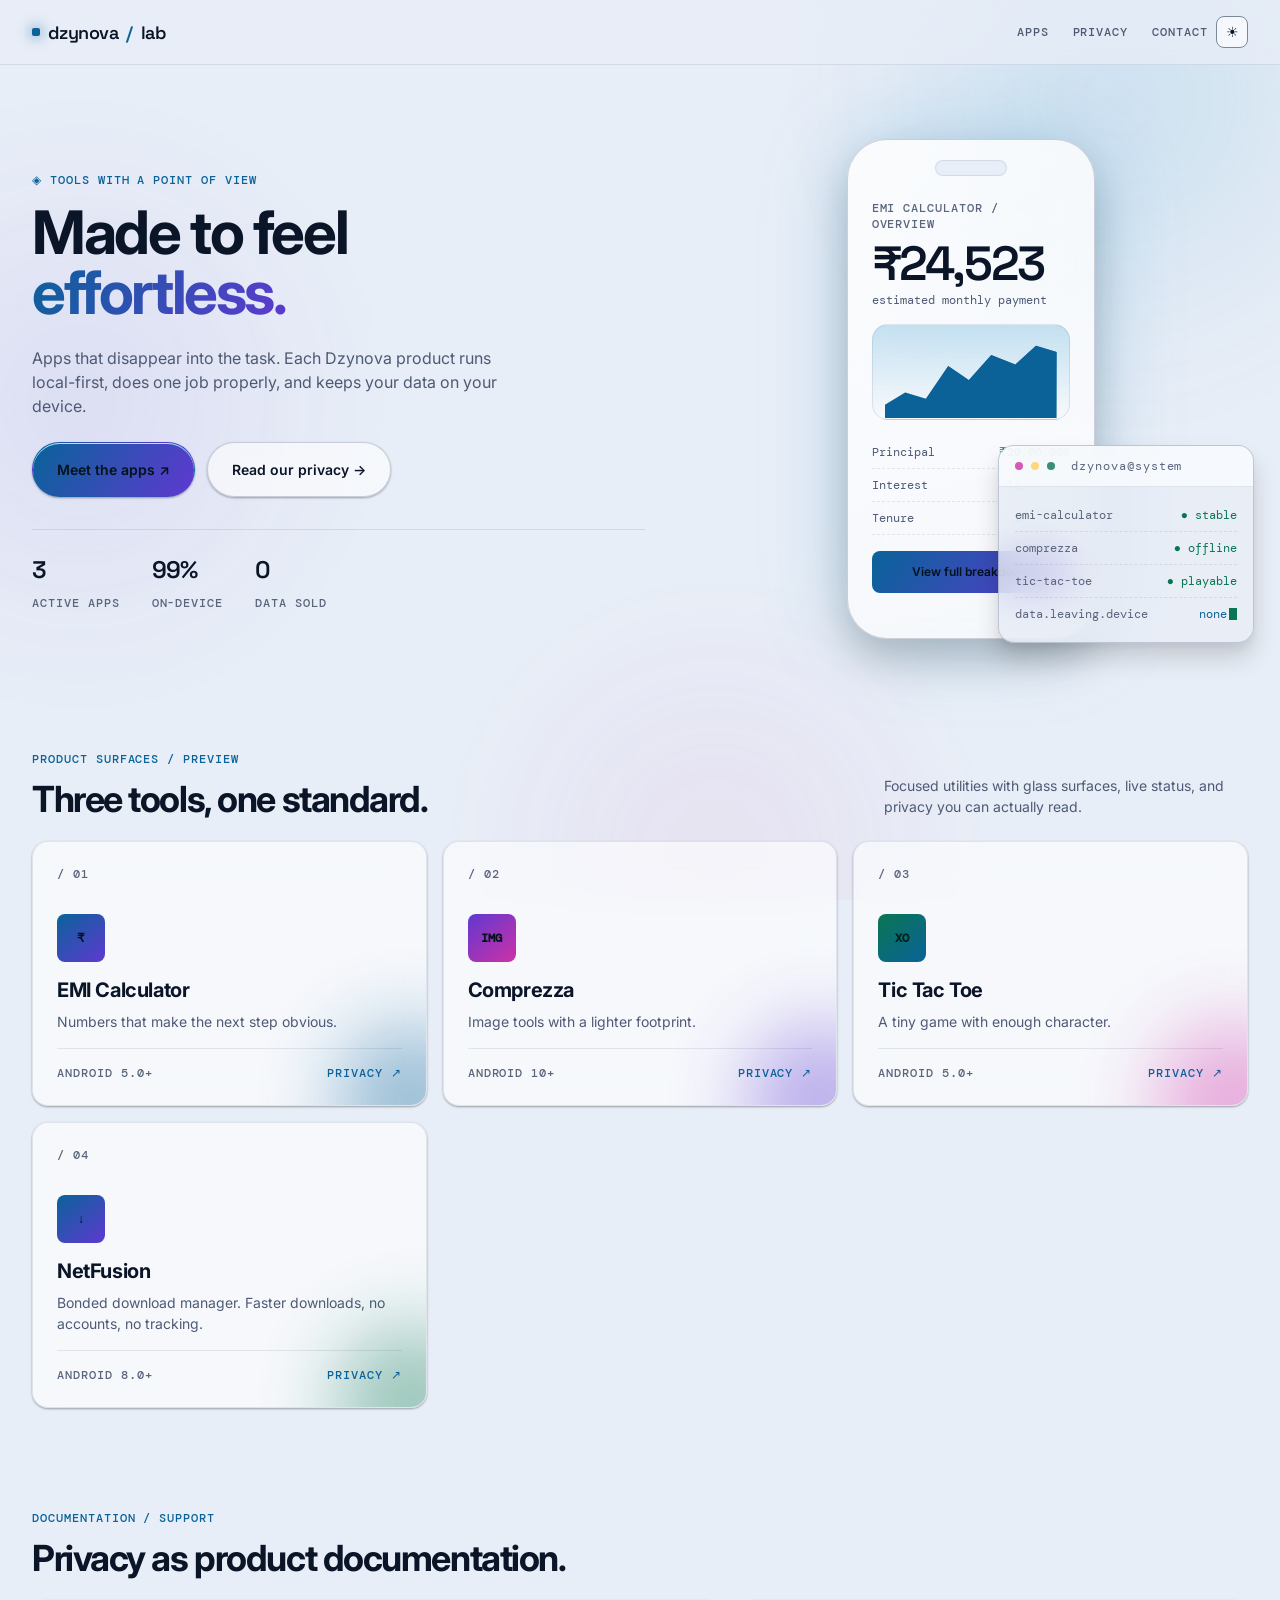
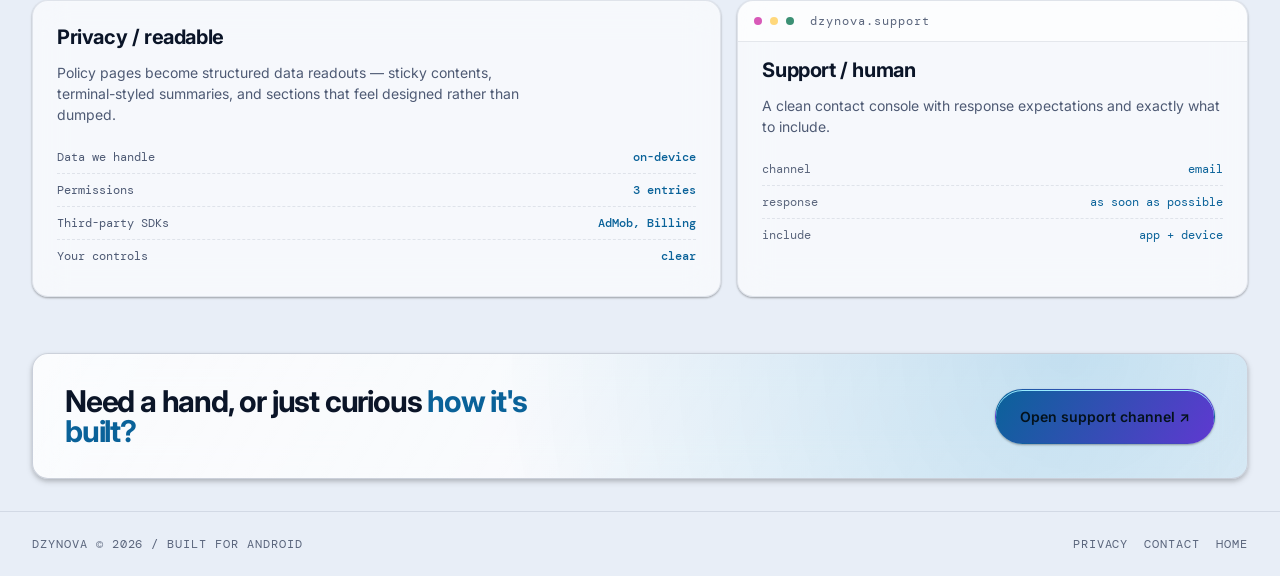
<file: index.html>
<!DOCTYPE html>
<html lang="en" data-theme="dark">
<head>
  <meta charset="UTF-8" />
  <meta name="viewport" content="width=device-width, initial-scale=1.0" />
  <title>Dzynova — Made to feel effortless</title>
  <meta name="description" content="Dzynova builds focused Android apps — an EMI calculator, an offline photo compressor, and a classic game. Local-first, privacy you can read." />
  <link rel="stylesheet" href="styles.css" />
</head>
<body>
  <div class="aurora-bg"><i></i><i></i><i></i></div>

  <nav>
    <div class="wrapper">
      <a href="index.html" class="brand"><i></i>dzynova<span>/</span>lab</a>
      <div class="nav-actions">
        <ul class="navlinks">
          <li><a href="#apps">Apps</a></li>
          <li><a href="privacy.html">Privacy</a></li>
          <li><a href="contact.html">Contact</a></li>
        </ul>
        <button class="theme-toggle" onclick="toggleTheme()" aria-label="Toggle theme">☾</button>
        <button class="menu-btn" aria-label="Open menu"></button>
      </div>
    </div>
  </nav>

  <main>
    <header class="hero">
      <div class="wrapper hero-grid">
        <div class="reveal">
          <span class="eyebrow">◈ Tools with a point of view</span>
          <h1>Made to feel<br><em>effortless.</em></h1>
          <p class="lead">Apps that disappear into the task. Each Dzynova product runs local-first, does one job properly, and keeps your data on your device.</p>
          <div class="actions">
            <a class="btn primary" href="#apps">Meet the apps ↗</a>
            <a class="btn ghost" href="privacy.html">Read our privacy →</a>
          </div>
          <div class="hero-stats">
            <div class="stat"><b data-count="3">0</b><span>Active apps</span></div>
            <div class="stat"><b data-count="100" data-suffix="%">0</b><span>On-device</span></div>
            <div class="stat"><b data-count="0">0</b><span>Data sold</span></div>
          </div>
        </div>

        <div class="device-stage reveal">
          <div class="phone">
            <div class="notch"></div>
            <div class="screen">
              <div class="tag">EMI Calculator / overview</div>
              <div class="num" data-count="24680" data-prefix="₹" data-group="1">₹0</div>
              <div class="sub">estimated monthly payment</div>
              <div class="chart"><div class="area"></div><div class="line"></div></div>
              <div class="rows">
                <div class="r"><span>Principal</span><b>₹20,00,000</b></div>
                <div class="r"><span>Interest</span><b>₹9,61,600</b></div>
                <div class="r"><span>Tenure</span><b>20 years</b></div>
              </div>
              <div class="phone-cta">View full breakdown</div>
            </div>
          </div>
          <div class="terminal">
            <div class="term-head"><i></i><i></i><i></i><span>dzynova@system</span></div>
            <div class="term-body">
              <div class="term-row"><span class="k">emi-calculator</span><span class="v ok">● stable</span></div>
              <div class="term-row"><span class="k">comprezza</span><span class="v ok">● offline</span></div>
              <div class="term-row"><span class="k">tic-tac-toe</span><span class="v ok">● playable</span></div>
              <div class="term-row"><span class="k">data.leaving.device</span><span class="v">none<span class="cursor"></span></span></div>
            </div>
          </div>
        </div>
      </div>
    </header>

    <section class="block" id="apps">
      <div class="wrapper">
        <div class="block-head reveal">
          <div>
            <span class="section-label">Product surfaces / preview</span>
            <h2>Three tools, one standard.</h2>
          </div>
          <p>Focused utilities with glass surfaces, live status, and privacy you can actually read.</p>
        </div>
        <div class="appgrid">
          <article class="card reveal">
            <div class="idx">/ 01</div>
            <div class="aicon">₹</div>
            <h3>EMI Calculator</h3>
            <p>Numbers that make the next step obvious.</p>
            <div class="meta"><span>Android 5.0+</span><a href="privacy/emi-calculator.html">Privacy ↗</a></div>
          </article>
          <article class="card reveal">
            <div class="idx">/ 02</div>
            <div class="aicon">IMG</div>
            <h3>Comprezza</h3>
            <p>Image tools with a lighter footprint.</p>
            <div class="meta"><span>Android 10+</span><a href="privacy/comprezza.html">Privacy ↗</a></div>
          </article>
          <article class="card reveal">
            <div class="idx">/ 03</div>
            <div class="aicon">XO</div>
            <h3>Tic Tac Toe</h3>
            <p>A tiny game with enough character.</p>
            <div class="meta"><span>Android 5.0+</span><a href="privacy/tic-tac-toe.html">Privacy ↗</a></div>
          </article>
          <article class="card reveal">
            <div class="idx">/ 04</div>
            <div class="aicon">↓</div>
            <h3>NetFusion</h3>
            <p>Bonded download manager. Faster downloads, no accounts, no tracking.</p>
            <div class="meta"><span>Android 8.0+</span><a href="privacy/netfusion.html">Privacy ↗</a></div>
          </article>
        </div>
      </div>
    </section>

    <section class="block">
      <div class="wrapper">
        <div class="block-head reveal">
          <div>
            <span class="section-label">Documentation / support</span>
            <h2>Privacy as product documentation.</h2>
          </div>
        </div>
        <div class="split">
          <div class="panel reveal">
            <h3>Privacy / readable</h3>
            <p>Policy pages become structured data readouts — sticky contents, terminal-styled summaries, and sections that feel designed rather than dumped.</p>
            <ul class="toc">
              <li><span>Data we handle</span><b>on-device</b></li>
              <li><span>Permissions</span><b>3 entries</b></li>
              <li><span>Third-party SDKs</span><b>AdMob, Billing</b></li>
              <li><span>Your controls</span><b>clear</b></li>
            </ul>
          </div>
          <div class="panel reveal">
            <div class="term-head"><i></i><i></i><i></i><span>dzynova.support</span></div>
            <h3 style="margin-top:8px">Support / human</h3>
            <p>A clean contact console with response expectations and exactly what to include.</p>
            <div class="term-row" style="margin-top:16px"><span class="k">channel</span><span class="v">email</span></div>
            <div class="term-row"><span class="k">response</span><span class="v">as soon as possible</span></div>
            <div class="term-row"><span class="k">include</span><span class="v">app + device</span></div>
          </div>
        </div>
      </div>
    </section>

    <section class="wrapper">
      <div class="cta-band reveal">
        <h2>Need a hand, or just curious <em>how it's built?</em></h2>
        <a class="btn primary" href="contact.html">Open support channel ↗</a>
      </div>
    </section>
  </main>

  <footer>
    <div class="wrapper">
      <span>Dzynova © 2026 / Built for Android</span>
      <div class="links"><a href="privacy.html">Privacy</a><a href="contact.html">Contact</a><a href="index.html">Home</a></div>
    </div>
  </footer>

  <script src="app.js"></script>
</body>
</html>
</file>
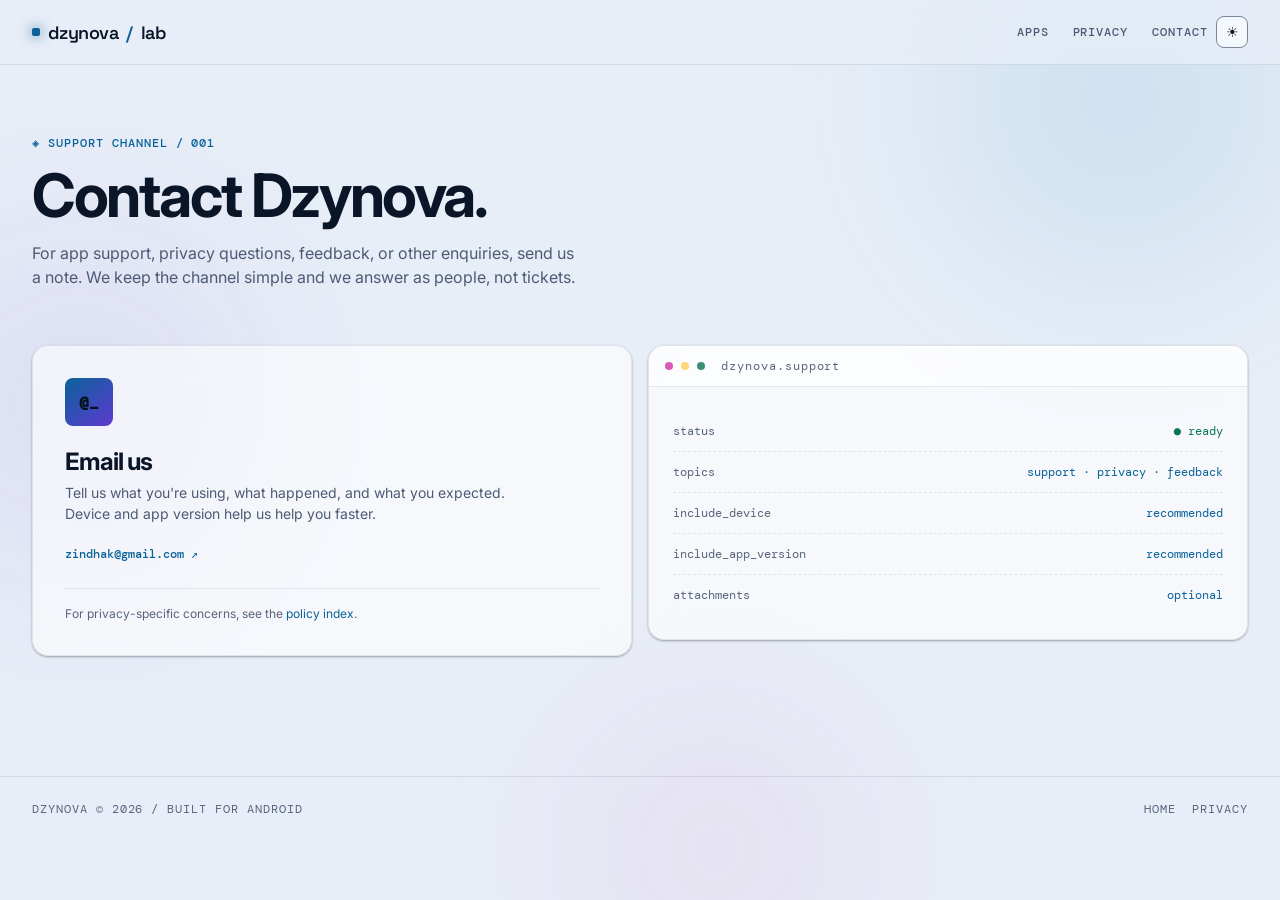
<file: contact.html>
<!DOCTYPE html>
<html lang="en" data-theme="dark">
<head>
  <meta charset="UTF-8" />
  <meta name="viewport" content="width=device-width, initial-scale=1.0" />
  <title>Contact — Dzynova</title>
  <link rel="stylesheet" href="styles.css" />
</head>
<body>
  <div class="aurora-bg"><i></i><i></i><i></i></div>

  <nav>
    <div class="wrapper">
      <a href="index.html" class="brand"><i></i>dzynova<span>/</span>lab</a>
      <div class="nav-actions">
        <ul class="navlinks">
          <li><a href="index.html#apps">Apps</a></li>
          <li><a href="privacy.html">Privacy</a></li>
          <li><a href="contact.html">Contact</a></li>
        </ul>
        <button class="theme-toggle" onclick="toggleTheme()" aria-label="Toggle theme">☾</button>
        <button class="menu-btn" aria-label="Open menu"></button>
      </div>
    </div>
  </nav>

  <main>
    <header class="page-header">
      <div class="wrapper reveal">
        <span class="eyebrow">◈ Support channel / 001</span>
        <h1>Contact Dzynova.</h1>
        <p>For app support, privacy questions, feedback, or other enquiries, send us a note. We keep the channel simple and we answer as people, not tickets.</p>
      </div>
    </header>

    <section class="contact-section">
      <div class="wrapper contact-layout">
        <div class="contact-card reveal">
          <div class="contact-icon">@_</div>
          <h2>Email us</h2>
          <p>Tell us what you're using, what happened, and what you expected. Device and app version help us help you faster.</p>
          <a class="contact-email" href="mailto:zindhak@gmail.com">zindhak@gmail.com ↗</a>
          <div class="contact-note">For privacy-specific concerns, see the <a href="privacy.html">policy index</a>.</div>
        </div>

        <div class="contact-terminal reveal">
          <div class="term-head"><i></i><i></i><i></i><span>dzynova.support</span></div>
          <div class="term-body">
            <div class="term-row"><span class="k">status</span><span class="v ok">● ready</span></div>
            <div class="term-row"><span class="k">topics</span><span class="v">support · privacy · feedback</span></div>
            <div class="term-row"><span class="k">include_device</span><span class="v">recommended</span></div>
            <div class="term-row"><span class="k">include_app_version</span><span class="v">recommended</span></div>
            <div class="term-row"><span class="k">attachments</span><span class="v">optional</span></div>
          </div>
        </div>
      </div>
    </section>
  </main>

  <footer>
    <div class="wrapper">
      <span>Dzynova © 2026 / Built for Android</span>
      <div class="links"><a href="index.html">Home</a><a href="privacy.html">Privacy</a></div>
    </div>
  </footer>

  <script src="app.js"></script>
</body>
</html>
</file>
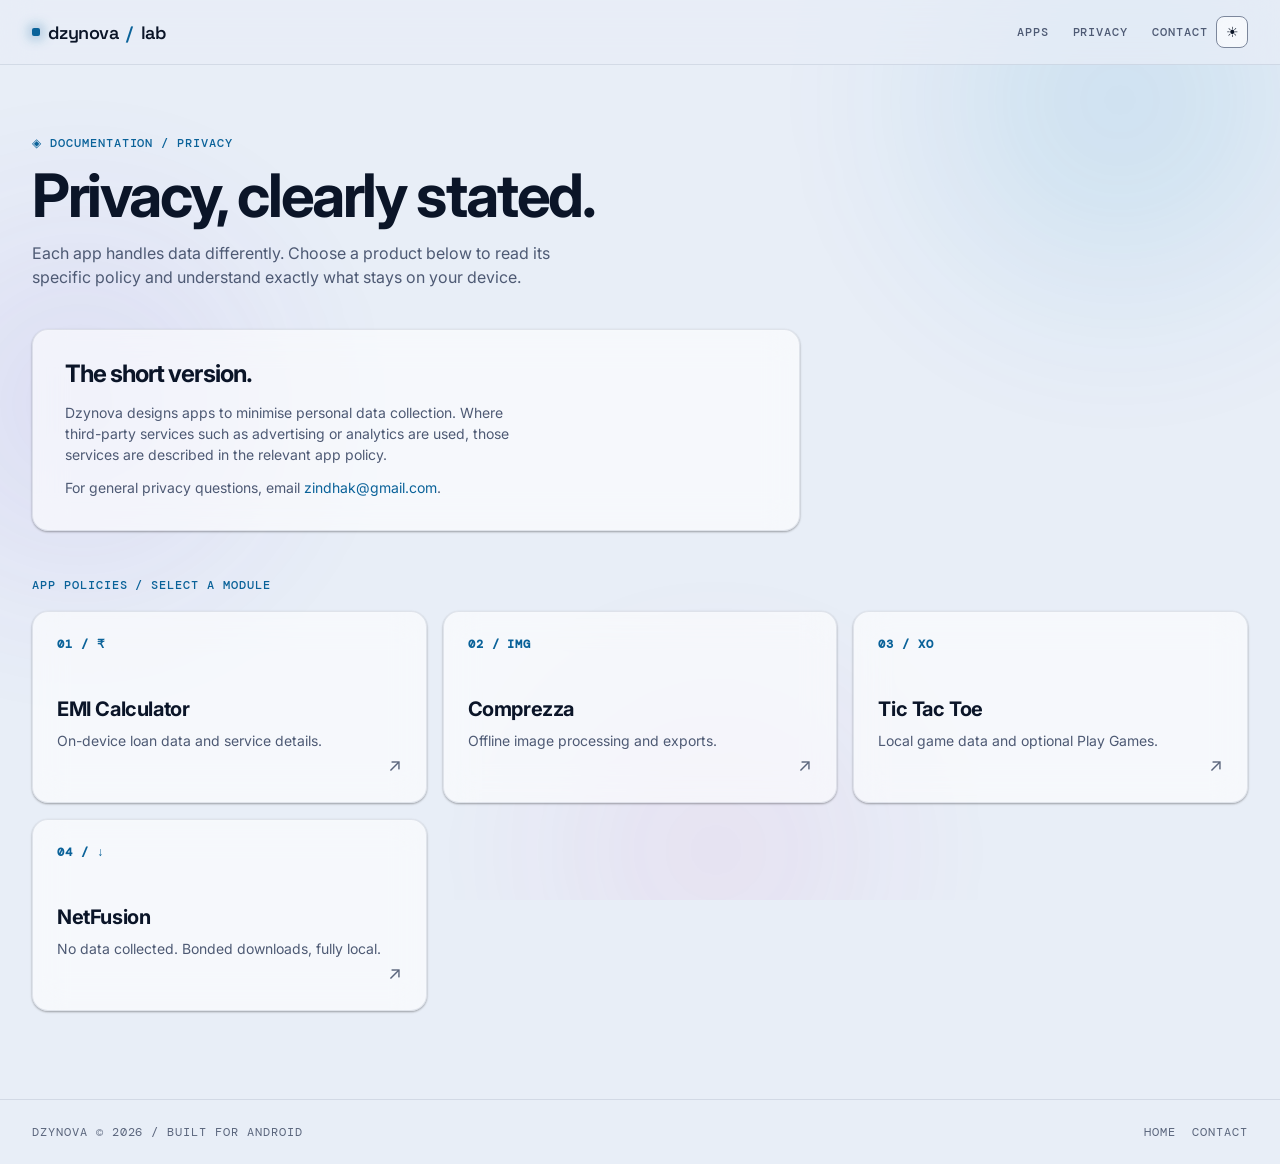
<file: privacy.html>
<!DOCTYPE html>
<html lang="en" data-theme="dark">
<head>
  <meta charset="UTF-8" />
  <meta name="viewport" content="width=device-width, initial-scale=1.0" />
  <title>Privacy Policies — Dzynova</title>
  <link rel="stylesheet" href="styles.css" />
</head>
<body>
  <div class="aurora-bg"><i></i><i></i><i></i></div>

  <nav>
    <div class="wrapper">
      <a href="index.html" class="brand"><i></i>dzynova<span>/</span>lab</a>
      <div class="nav-actions">
        <ul class="navlinks">
          <li><a href="index.html#apps">Apps</a></li>
          <li><a href="privacy.html">Privacy</a></li>
          <li><a href="contact.html">Contact</a></li>
        </ul>
        <button class="theme-toggle" onclick="toggleTheme()" aria-label="Toggle theme">☾</button>
        <button class="menu-btn" aria-label="Open menu"></button>
      </div>
    </div>
  </nav>

  <main>
    <header class="page-header">
      <div class="wrapper reveal">
        <span class="eyebrow">◈ Documentation / privacy</span>
        <h1>Privacy, clearly stated.</h1>
        <p>Each app handles data differently. Choose a product below to read its specific policy and understand exactly what stays on your device.</p>
      </div>
    </header>

    <section class="overview-section">
      <div class="wrapper">
        <div class="overview-card reveal">
          <h2>The short version.</h2>
          <p>Dzynova designs apps to minimise personal data collection. Where third-party services such as advertising or analytics are used, those services are described in the relevant app policy.</p>
          <p>For general privacy questions, email <a href="mailto:zindhak@gmail.com">zindhak@gmail.com</a>.</p>
        </div>
      </div>
    </section>

    <section class="policy-links">
      <div class="wrapper">
        <span class="section-label">App policies / select a module</span>
        <div class="policy-grid">
          <a href="privacy/emi-calculator.html" class="policy-link reveal">
            <span class="pl-icon">01 / ₹</span>
            <div class="pl-text"><h3>EMI Calculator</h3><p>On-device loan data and service details.</p></div>
            <span class="pl-arrow">↗</span>
          </a>
          <a href="privacy/comprezza.html" class="policy-link reveal">
            <span class="pl-icon">02 / IMG</span>
            <div class="pl-text"><h3>Comprezza</h3><p>Offline image processing and exports.</p></div>
            <span class="pl-arrow">↗</span>
          </a>
          <a href="privacy/tic-tac-toe.html" class="policy-link reveal">
            <span class="pl-icon">03 / XO</span>
            <div class="pl-text"><h3>Tic Tac Toe</h3><p>Local game data and optional Play Games.</p></div>
            <span class="pl-arrow">↗</span>
          </a>
          <a href="privacy/netfusion.html" class="policy-link reveal">
            <span class="pl-icon">04 / ↓</span>
            <div class="pl-text"><h3>NetFusion</h3><p>No data collected. Bonded downloads, fully local.</p></div>
            <span class="pl-arrow">↗</span>
          </a>
        </div>
      </div>
    </section>
  </main>

  <footer>
    <div class="wrapper">
      <span>Dzynova © 2026 / Built for Android</span>
      <div class="links"><a href="index.html">Home</a><a href="contact.html">Contact</a></div>
    </div>
  </footer>

  <script src="app.js"></script>
</body>
</html>
</file>
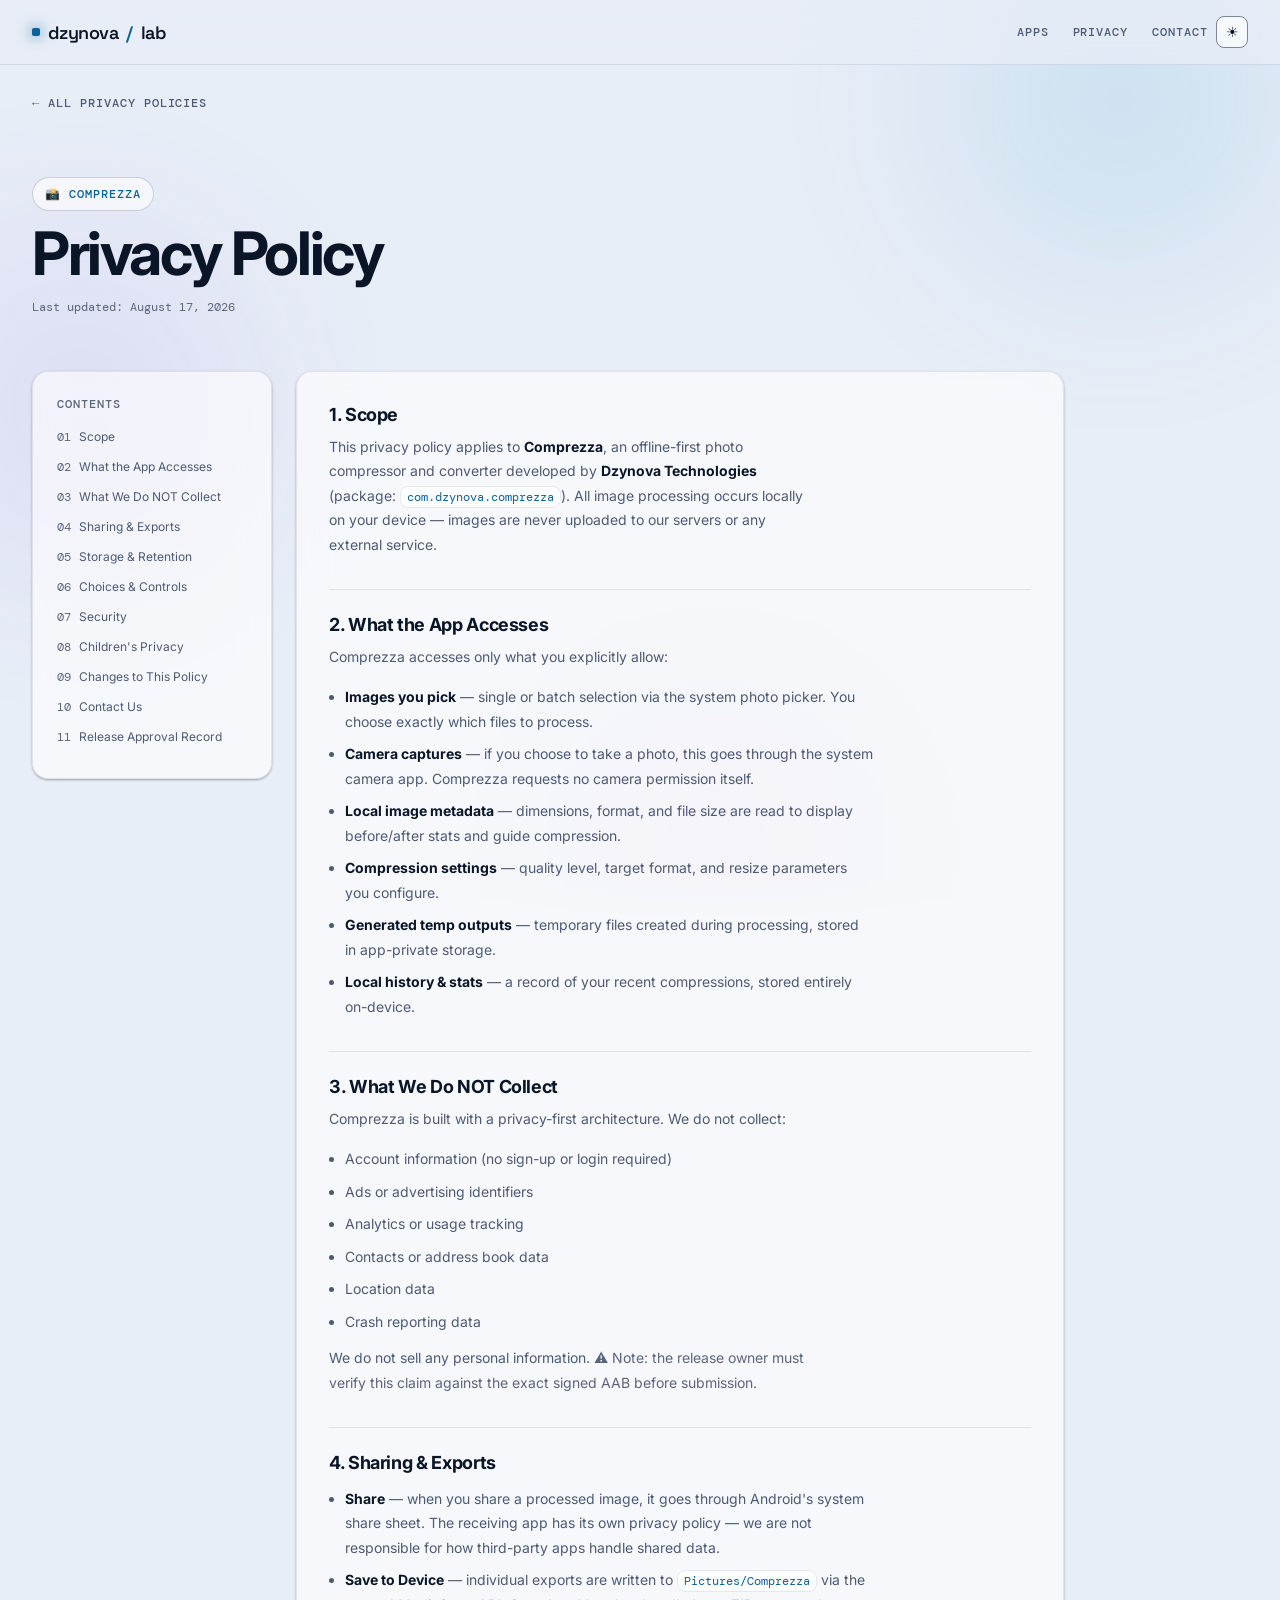
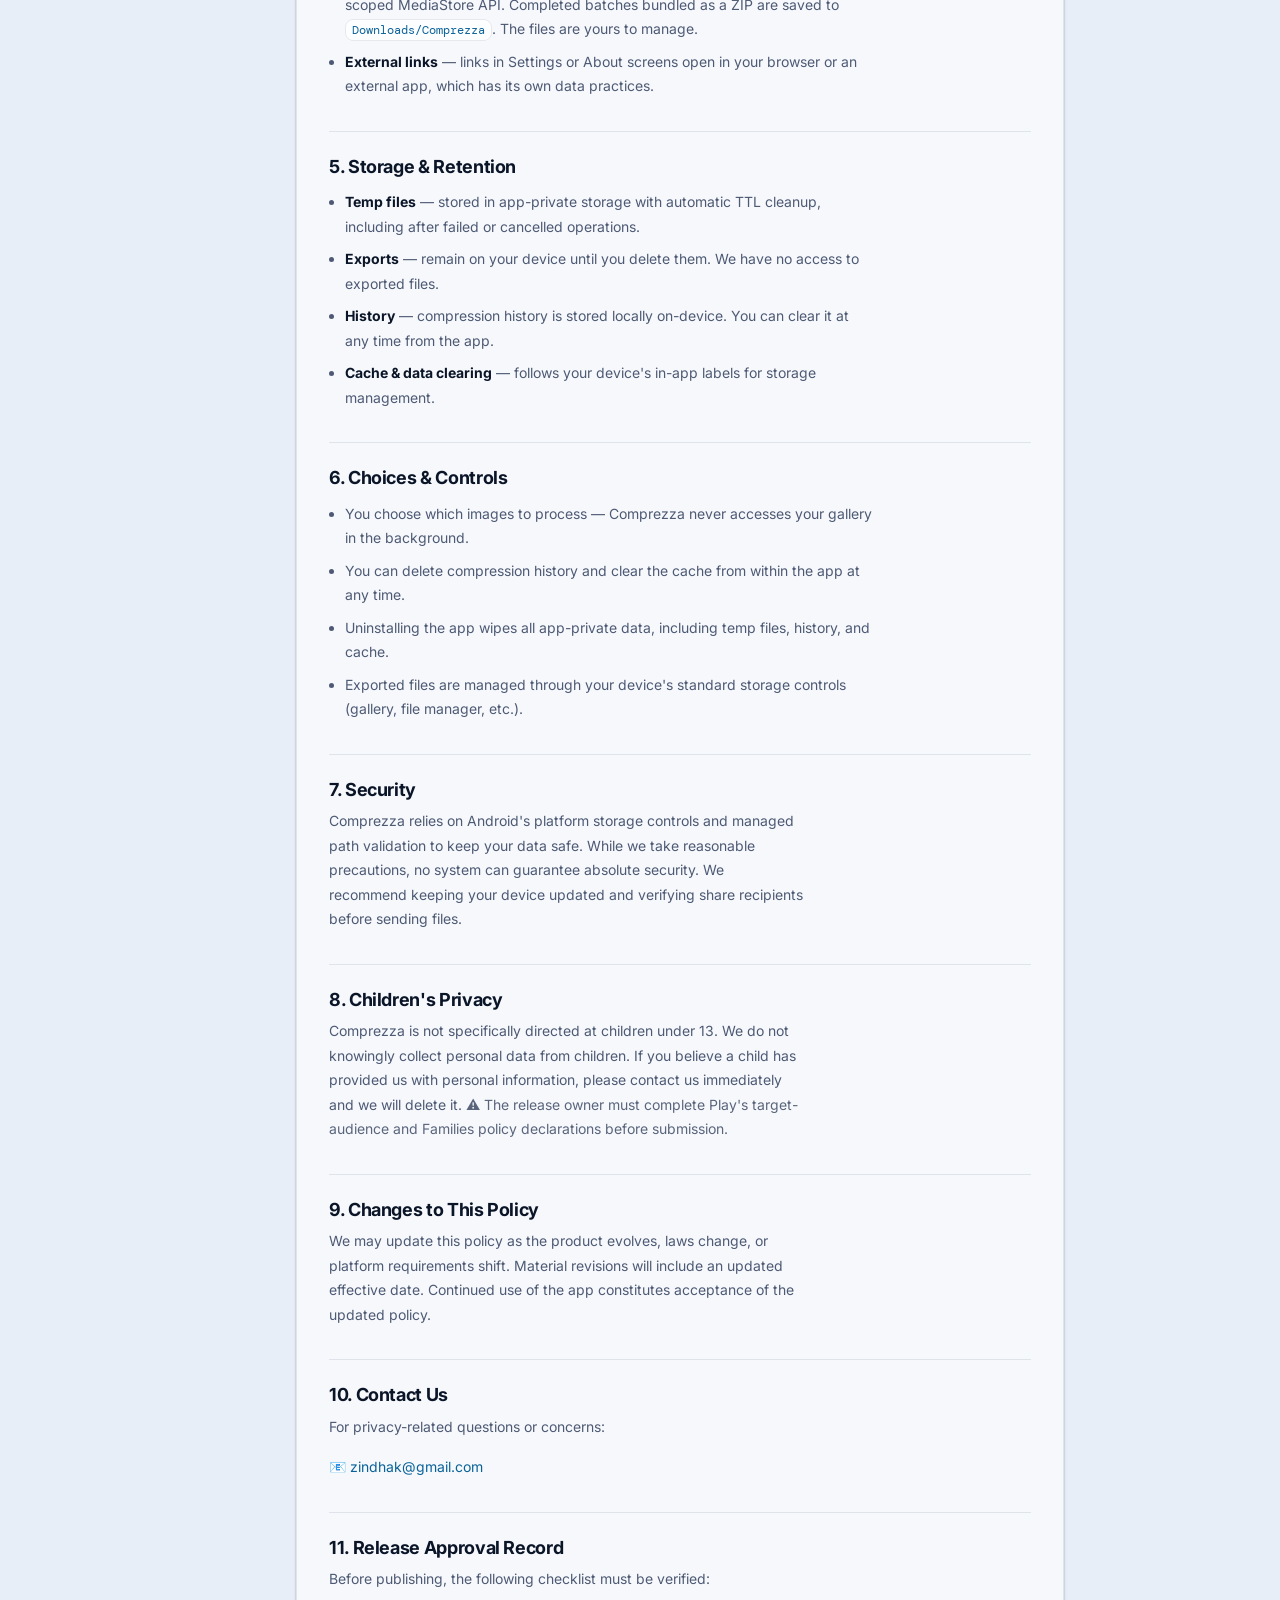
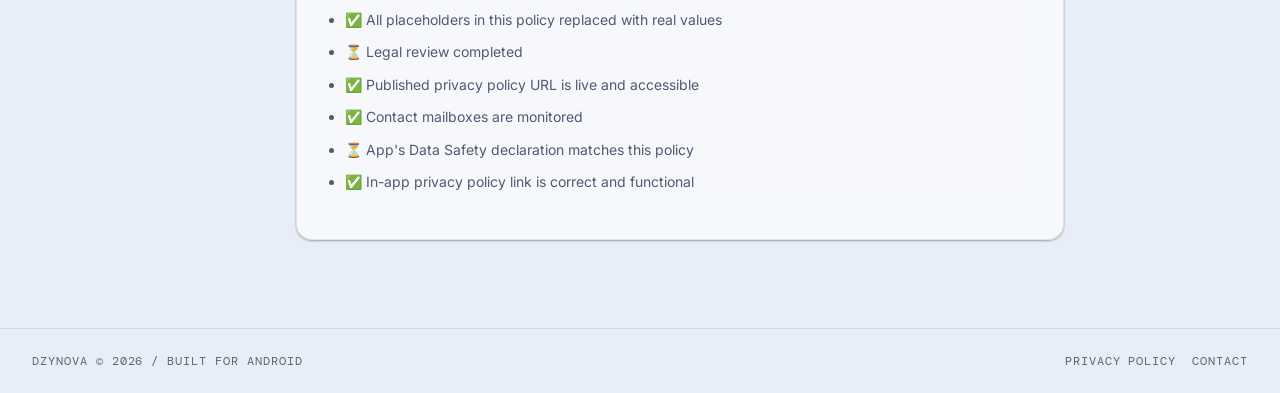
<file: privacy/comprezza.html>
<!DOCTYPE html>
<html lang="en" data-theme="dark">
<head>
  <meta charset="UTF-8" />
  <meta name="viewport" content="width=device-width, initial-scale=1.0" />
  <title>Privacy Policy — Comprezza — Dzynova</title>
  <link rel="stylesheet" href="../styles.css" />
</head>
<body>
  <div class="aurora-bg"><i></i><i></i><i></i></div>

  <nav>
    <div class="wrapper">
      <a href="../index.html" class="brand"><i></i>dzynova<span>/</span>lab</a>
      <div class="nav-actions">
        <ul class="navlinks">
          <li><a href="../index.html#apps">Apps</a></li>
          <li><a href="../privacy.html">Privacy</a></li>
          <li><a href="../contact.html">Contact</a></li>
        </ul>
        <button class="theme-toggle" onclick="toggleTheme()" aria-label="Toggle theme">☾</button>
        <button class="menu-btn" aria-label="Open menu"></button>
      </div>
    </div>
  </nav>

  <main>
    <div class="breadcrumb"><div class="wrapper"><a href="../privacy.html">← All Privacy Policies</a></div></div>

    <header class="page-header">
      <div class="wrapper reveal">
        <div class="app-badge">📸 Comprezza</div>
        <h1>Privacy Policy</h1>
        <p class="updated">Last updated: August 17, 2026</p>
      </div>
    </header>

    <section class="privacy-section">
      <div class="wrapper privacy-layout">
        <aside class="privacy-toc reveal">
          <span class="toc-title">Contents</span>
          <ol>
            <li><a href="#comp-1">Scope</a></li>
            <li><a href="#comp-2">What the App Accesses</a></li>
            <li><a href="#comp-3">What We Do NOT Collect</a></li>
            <li><a href="#comp-4">Sharing &amp; Exports</a></li>
            <li><a href="#comp-5">Storage &amp; Retention</a></li>
            <li><a href="#comp-6">Choices &amp; Controls</a></li>
            <li><a href="#comp-7">Security</a></li>
            <li><a href="#comp-8">Children's Privacy</a></li>
            <li><a href="#comp-9">Changes to This Policy</a></li>
            <li><a href="#comp-10">Contact Us</a></li>
            <li><a href="#comp-11">Release Approval Record</a></li>
          </ol>
        </aside>

        <article class="privacy-card reveal">
          <h3 id="comp-1">1. Scope</h3>
          <p>This privacy policy applies to <strong>Comprezza</strong>, an offline-first photo compressor and converter developed by <strong>Dzynova Technologies</strong> (package: <code>com.dzynova.comprezza</code>). All image processing occurs locally on your device — images are never uploaded to our servers or any external service.</p>

          <h3 id="comp-2">2. What the App Accesses</h3>
          <p>Comprezza accesses only what you explicitly allow:</p>
          <ul>
            <li><strong>Images you pick</strong> — single or batch selection via the system photo picker. You choose exactly which files to process.</li>
            <li><strong>Camera captures</strong> — if you choose to take a photo, this goes through the system camera app. Comprezza requests no camera permission itself.</li>
            <li><strong>Local image metadata</strong> — dimensions, format, and file size are read to display before/after stats and guide compression.</li>
            <li><strong>Compression settings</strong> — quality level, target format, and resize parameters you configure.</li>
            <li><strong>Generated temp outputs</strong> — temporary files created during processing, stored in app-private storage.</li>
            <li><strong>Local history &amp; stats</strong> — a record of your recent compressions, stored entirely on-device.</li>
          </ul>

          <h3 id="comp-3">3. What We Do NOT Collect</h3>
          <p>Comprezza is built with a privacy-first architecture. We do not collect:</p>
          <ul>
            <li>Account information (no sign-up or login required)</li>
            <li>Ads or advertising identifiers</li>
            <li>Analytics or usage tracking</li>
            <li>Contacts or address book data</li>
            <li>Location data</li>
            <li>Crash reporting data</li>
          </ul>
          <p>We do not sell any personal information. <em>⚠️ Note: the release owner must verify this claim against the exact signed AAB before submission.</em></p>

          <h3 id="comp-4">4. Sharing &amp; Exports</h3>
          <ul>
            <li><strong>Share</strong> — when you share a processed image, it goes through Android's system share sheet. The receiving app has its own privacy policy — we are not responsible for how third-party apps handle shared data.</li>
            <li><strong>Save to Device</strong> — individual exports are written to <code>Pictures/Comprezza</code> via the scoped MediaStore API. Completed batches bundled as a ZIP are saved to <code>Downloads/Comprezza</code>. The files are yours to manage.</li>
            <li><strong>External links</strong> — links in Settings or About screens open in your browser or an external app, which has its own data practices.</li>
          </ul>

          <h3 id="comp-5">5. Storage &amp; Retention</h3>
          <ul>
            <li><strong>Temp files</strong> — stored in app-private storage with automatic TTL cleanup, including after failed or cancelled operations.</li>
            <li><strong>Exports</strong> — remain on your device until you delete them. We have no access to exported files.</li>
            <li><strong>History</strong> — compression history is stored locally on-device. You can clear it at any time from the app.</li>
            <li><strong>Cache &amp; data clearing</strong> — follows your device's in-app labels for storage management.</li>
          </ul>

          <h3 id="comp-6">6. Choices &amp; Controls</h3>
          <ul>
            <li>You choose which images to process — Comprezza never accesses your gallery in the background.</li>
            <li>You can delete compression history and clear the cache from within the app at any time.</li>
            <li>Uninstalling the app wipes all app-private data, including temp files, history, and cache.</li>
            <li>Exported files are managed through your device's standard storage controls (gallery, file manager, etc.).</li>
          </ul>

          <h3 id="comp-7">7. Security</h3>
          <p>Comprezza relies on Android's platform storage controls and managed path validation to keep your data safe. While we take reasonable precautions, no system can guarantee absolute security. We recommend keeping your device updated and verifying share recipients before sending files.</p>

          <h3 id="comp-8">8. Children's Privacy</h3>
          <p>Comprezza is not specifically directed at children under 13. We do not knowingly collect personal data from children. If you believe a child has provided us with personal information, please contact us immediately and we will delete it. <em>⚠️ The release owner must complete Play's target-audience and Families policy declarations before submission.</em></p>

          <h3 id="comp-9">9. Changes to This Policy</h3>
          <p>We may update this policy as the product evolves, laws change, or platform requirements shift. Material revisions will include an updated effective date. Continued use of the app constitutes acceptance of the updated policy.</p>

          <h3 id="comp-10">10. Contact Us</h3>
          <p>For privacy-related questions or concerns:</p>
          <p>📧 <a href="mailto:zindhak@gmail.com">zindhak@gmail.com</a></p>

          <h3 id="comp-11">11. Release Approval Record</h3>
          <p>Before publishing, the following checklist must be verified:</p>
          <ul>
            <li>✅ All placeholders in this policy replaced with real values</li>
            <li>⏳ Legal review completed</li>
            <li>✅ Published privacy policy URL is live and accessible</li>
            <li>✅ Contact mailboxes are monitored</li>
            <li>⏳ App's Data Safety declaration matches this policy</li>
            <li>✅ In-app privacy policy link is correct and functional</li>
          </ul>
        </article>
      </div>
    </section>
  </main>

  <footer>
    <div class="wrapper">
      <span>Dzynova © 2026 / Built for Android</span>
      <div class="links"><a href="../privacy.html">Privacy Policy</a><a href="../contact.html">Contact</a></div>
    </div>
  </footer>

  <script src="../app.js"></script>
</body>
</html>
</file>
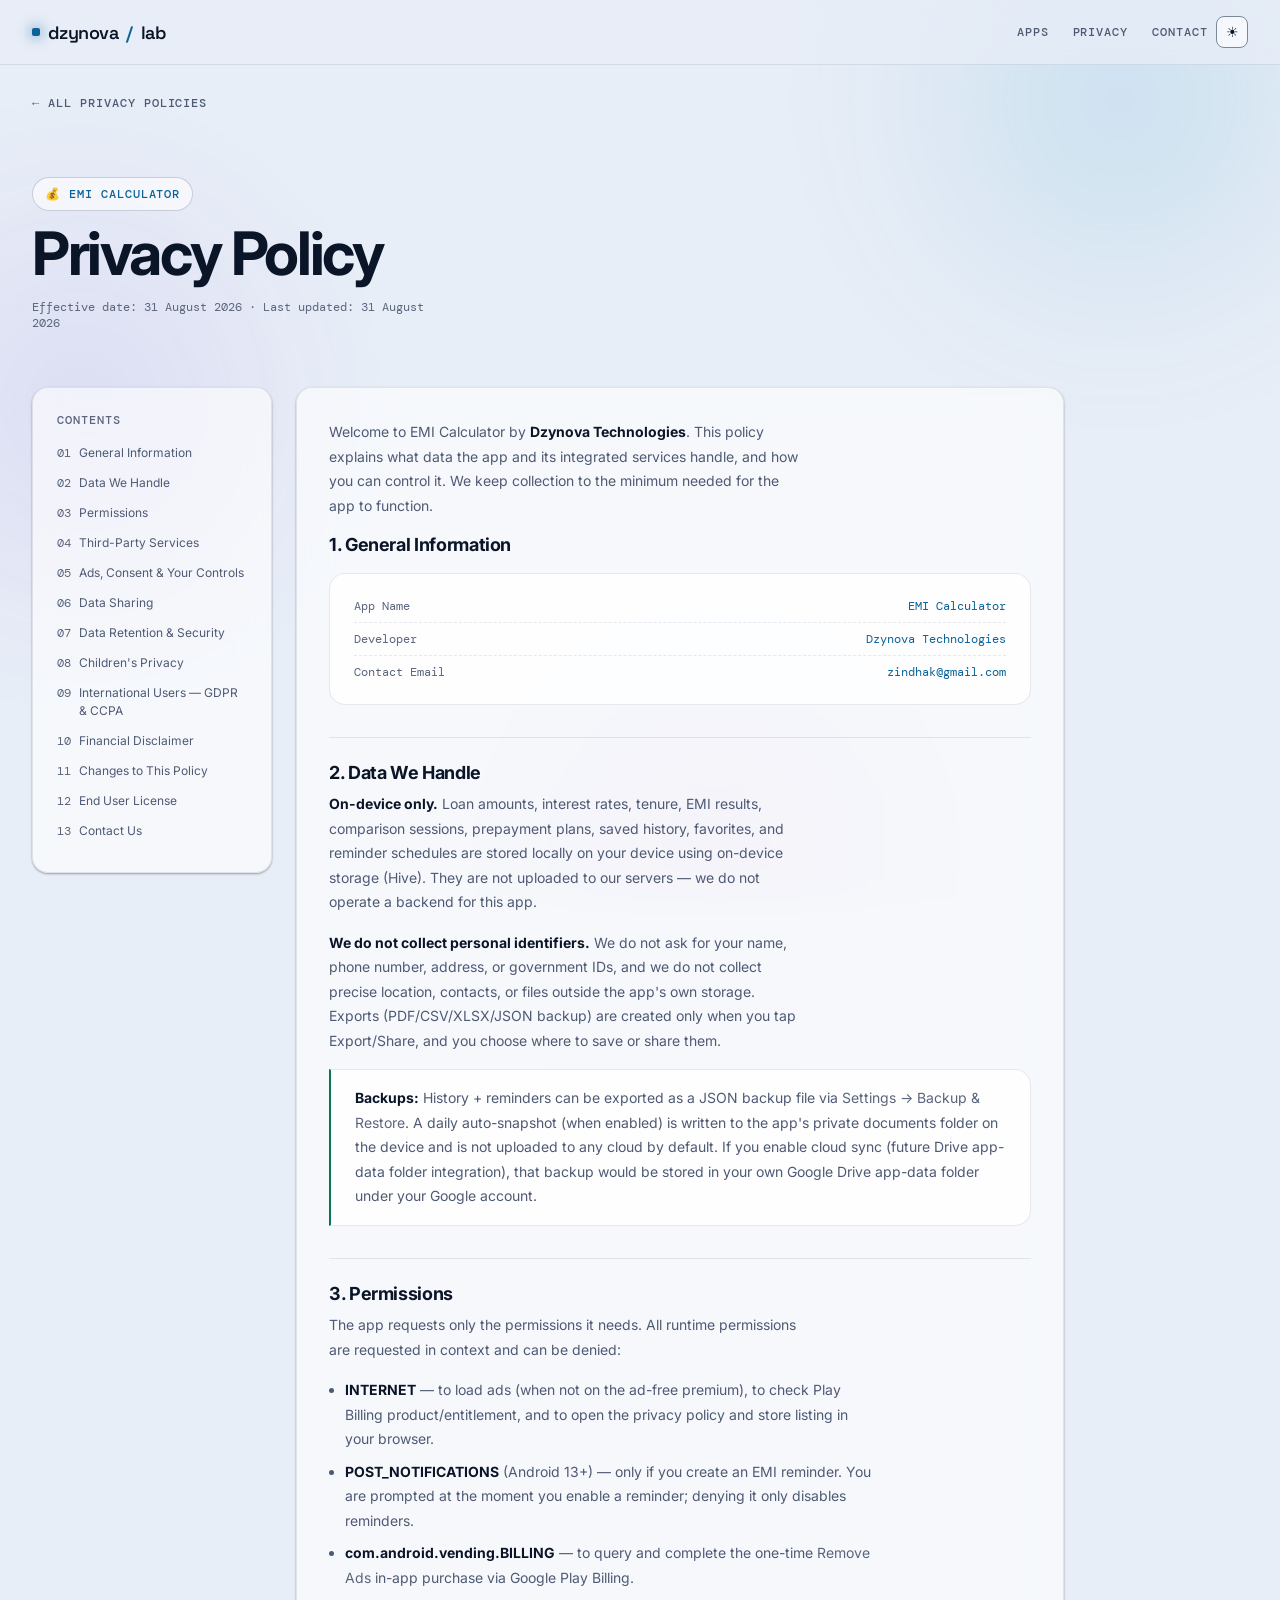
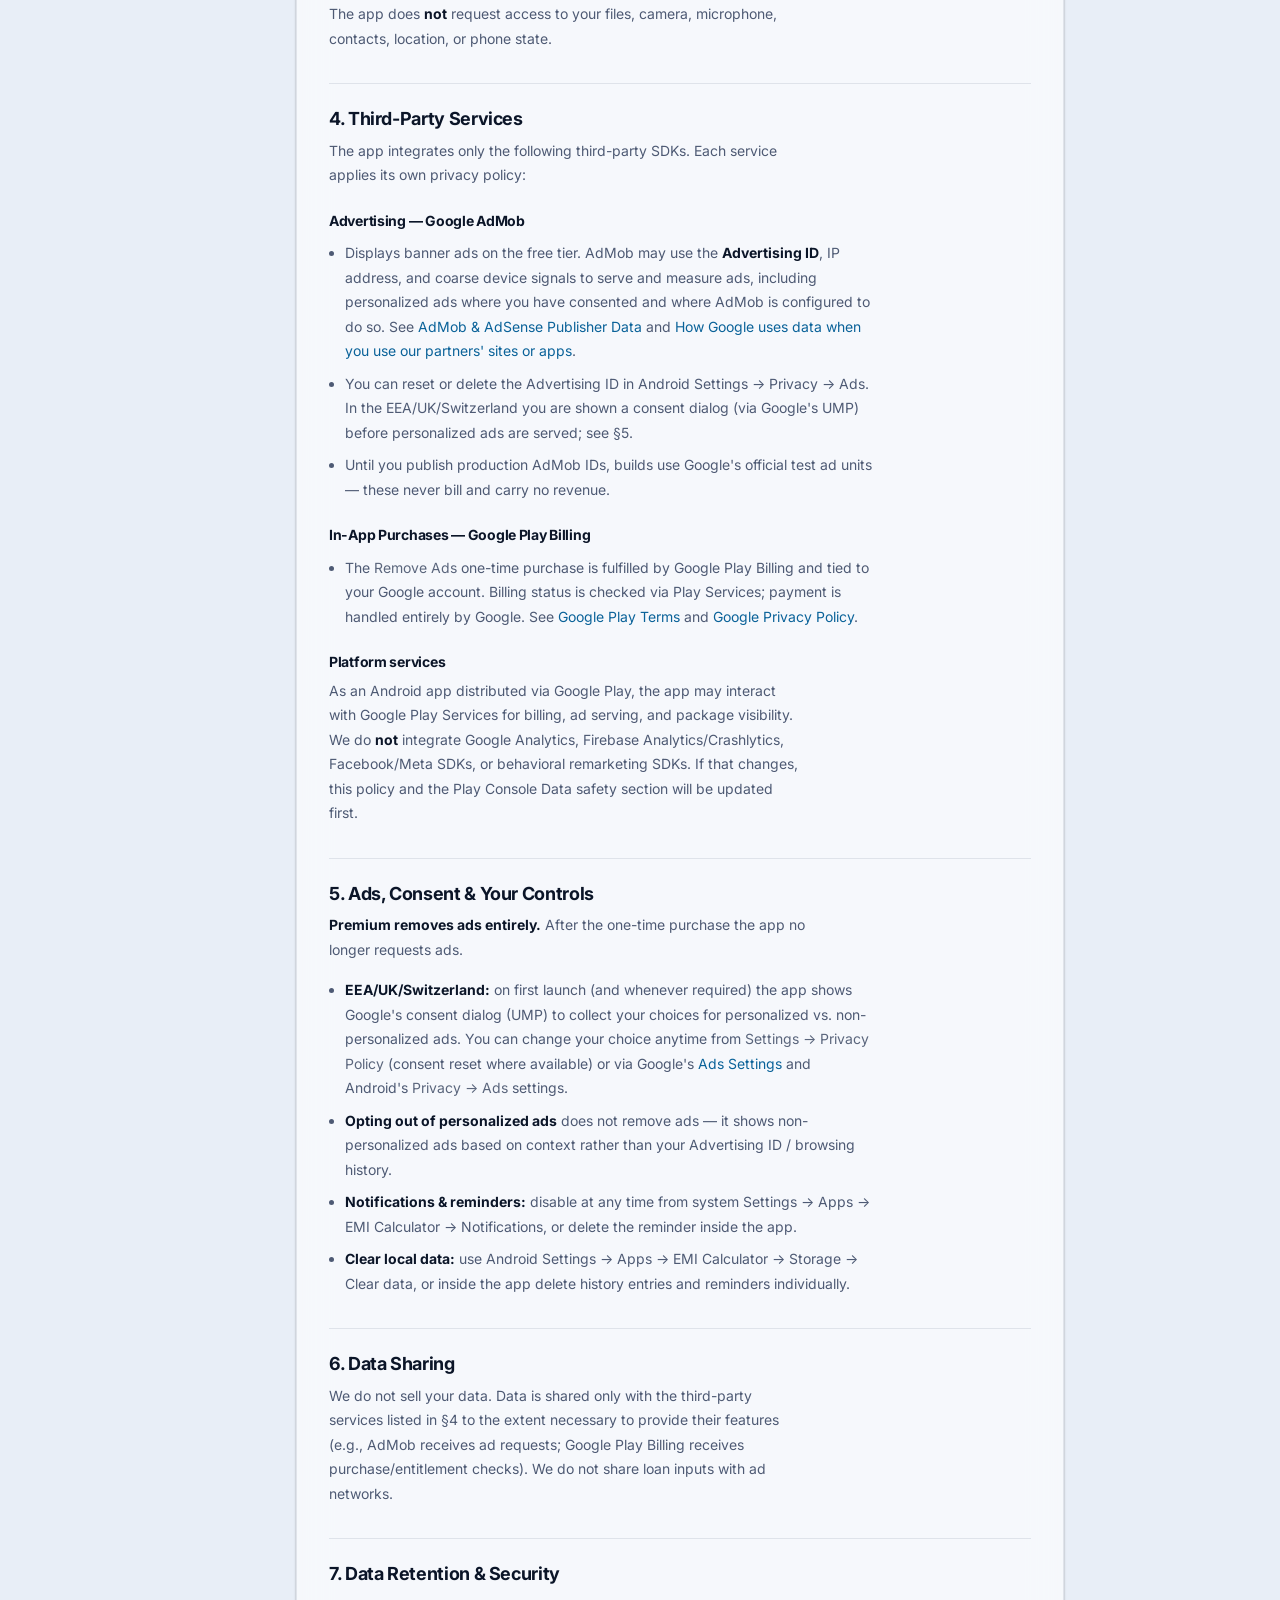
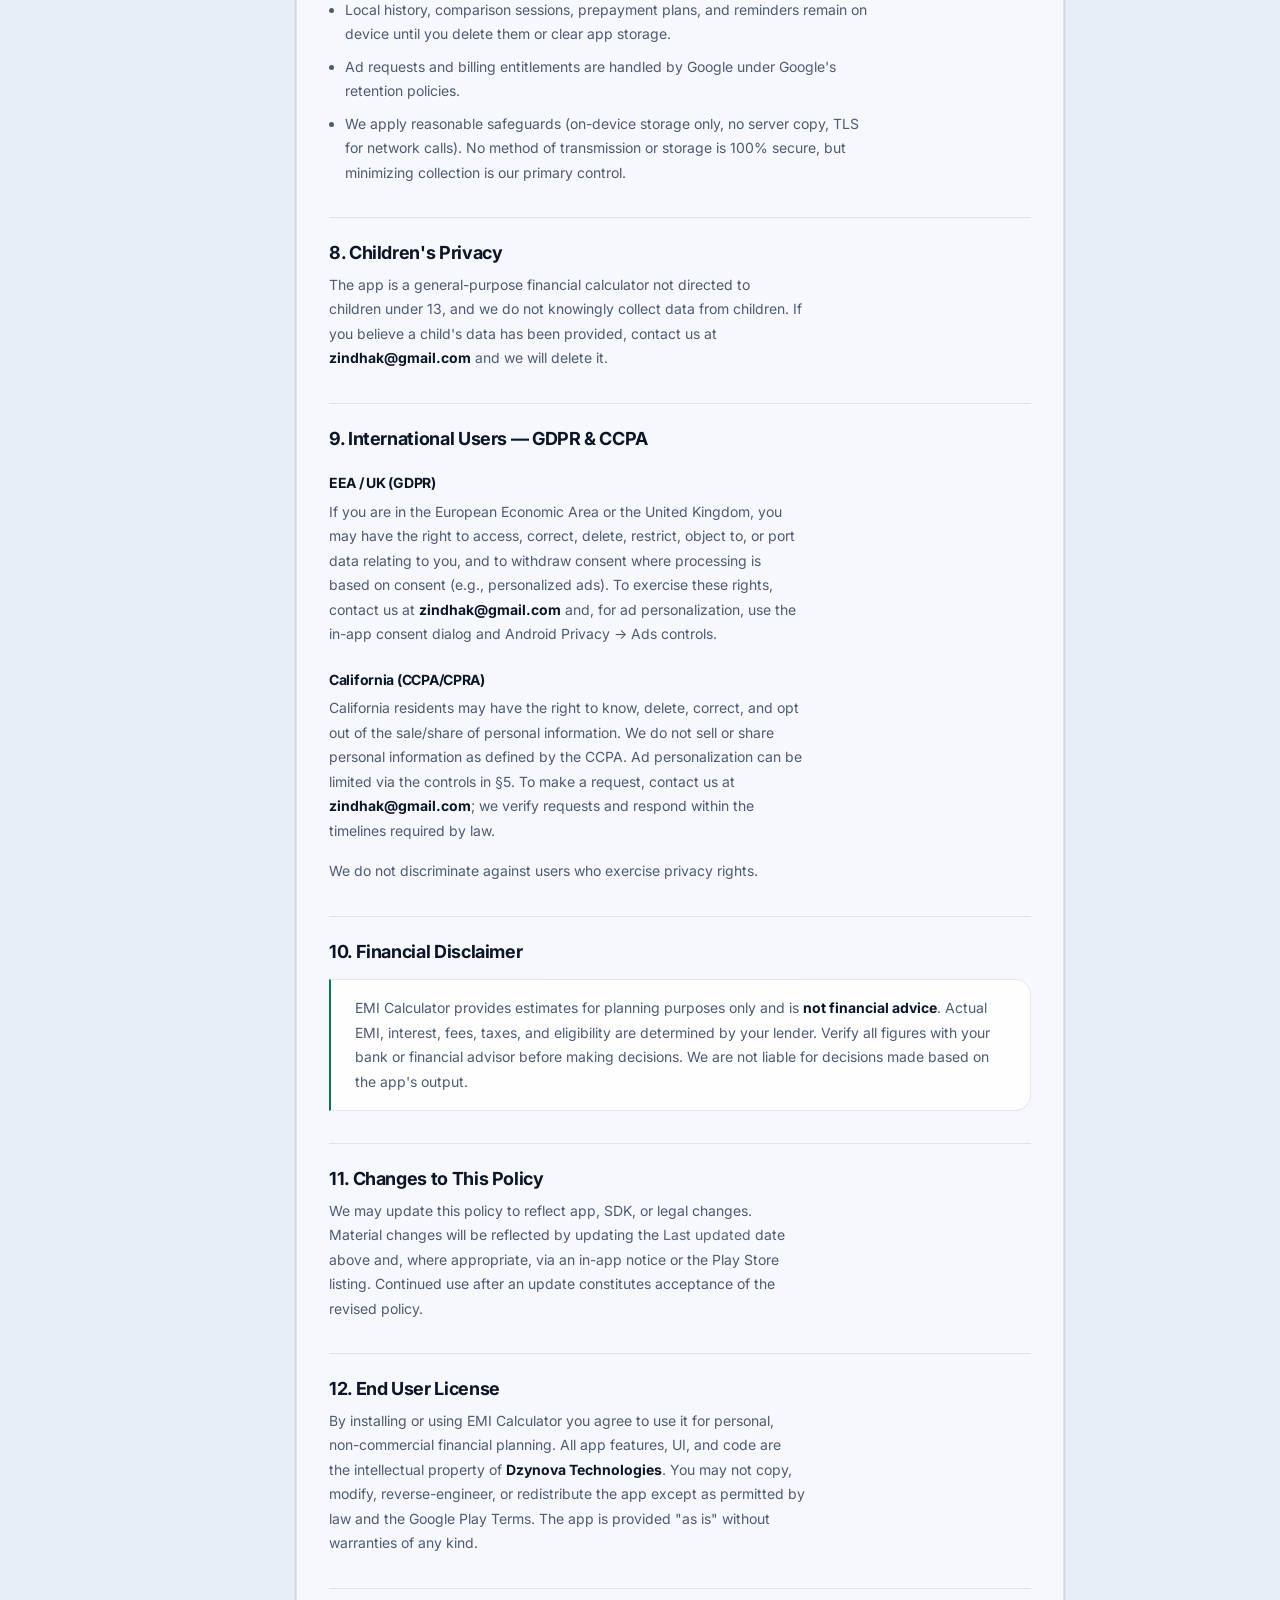
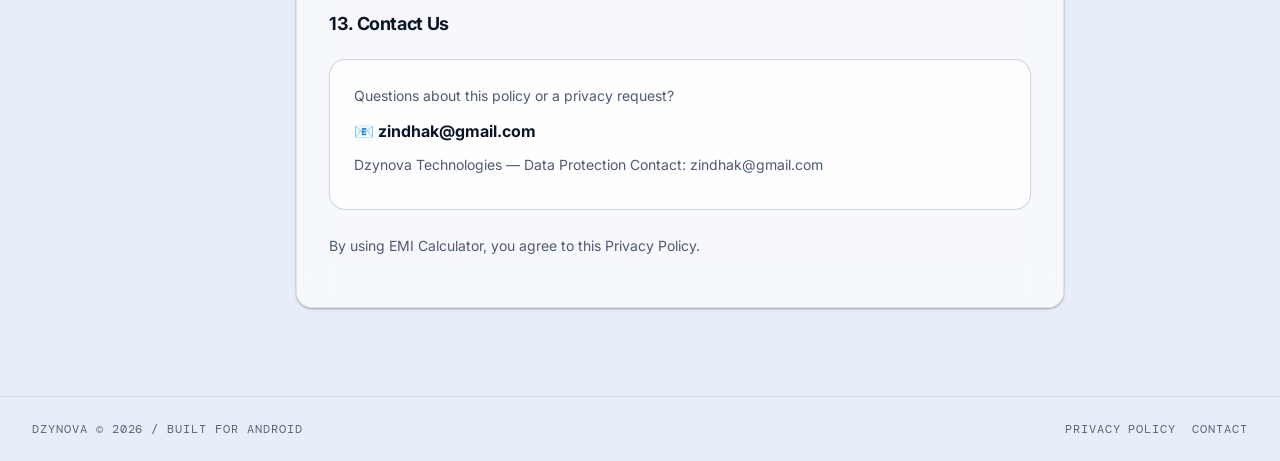
<file: privacy/emi-calculator.html>
<!DOCTYPE html>
<html lang="en" data-theme="dark">
<head>
  <meta charset="UTF-8" />
  <meta name="viewport" content="width=device-width, initial-scale=1.0" />
  <title>Privacy Policy — EMI Calculator — Dzynova</title>
  <link rel="stylesheet" href="../styles.css" />
</head>
<body>
  <div class="aurora-bg"><i></i><i></i><i></i></div>

  <nav>
    <div class="wrapper">
      <a href="../index.html" class="brand"><i></i>dzynova<span>/</span>lab</a>
      <div class="nav-actions">
        <ul class="navlinks">
          <li><a href="../index.html#apps">Apps</a></li>
          <li><a href="../privacy.html">Privacy</a></li>
          <li><a href="../contact.html">Contact</a></li>
        </ul>
        <button class="theme-toggle" onclick="toggleTheme()" aria-label="Toggle theme">☾</button>
        <button class="menu-btn" aria-label="Open menu"></button>
      </div>
    </div>
  </nav>

  <main>
    <div class="breadcrumb"><div class="wrapper"><a href="../privacy.html">← All Privacy Policies</a></div></div>

    <header class="page-header">
      <div class="wrapper reveal">
        <div class="app-badge">💰 EMI Calculator</div>
        <h1>Privacy Policy</h1>
        <p class="updated">Effective date: 31 August 2026 · Last updated: 31 August 2026</p>
      </div>
    </header>

    <section class="privacy-section">
      <div class="wrapper privacy-layout">
        <aside class="privacy-toc reveal">
          <span class="toc-title">Contents</span>
          <ol>
            <li><a href="#emi-1">General Information</a></li>
            <li><a href="#emi-2">Data We Handle</a></li>
            <li><a href="#emi-3">Permissions</a></li>
            <li><a href="#emi-4">Third-Party Services</a></li>
            <li><a href="#emi-5">Ads, Consent &amp; Your Controls</a></li>
            <li><a href="#emi-6">Data Sharing</a></li>
            <li><a href="#emi-7">Data Retention &amp; Security</a></li>
            <li><a href="#emi-8">Children's Privacy</a></li>
            <li><a href="#emi-9">International Users — GDPR &amp; CCPA</a></li>
            <li><a href="#emi-10">Financial Disclaimer</a></li>
            <li><a href="#emi-11">Changes to This Policy</a></li>
            <li><a href="#emi-12">End User License</a></li>
            <li><a href="#emi-13">Contact Us</a></li>
          </ol>
        </aside>

        <article class="privacy-card reveal">
          <p>Welcome to EMI Calculator by <strong>Dzynova Technologies</strong>. This policy explains what data the app and its integrated services handle, and how you can control it. We keep collection to the minimum needed for the app to function.</p>

          <h3 id="emi-1">1. General Information</h3>
          <div class="info-grid">
            <div class="row"><span class="label">App Name</span><span class="value">EMI Calculator</span></div>
            <div class="row"><span class="label">Developer</span><span class="value">Dzynova Technologies</span></div>
            <div class="row"><span class="label">Contact Email</span><span class="value">zindhak@gmail.com</span></div>
          </div>

          <h3 id="emi-2">2. Data We Handle</h3>
          <p><strong>On-device only.</strong> Loan amounts, interest rates, tenure, EMI results, comparison sessions, prepayment plans, saved history, favorites, and reminder schedules are stored locally on your device using on-device storage (Hive). They are not uploaded to our servers — we do not operate a backend for this app.</p>
          <p><strong>We do not collect personal identifiers.</strong> We do not ask for your name, phone number, address, or government IDs, and we do not collect precise location, contacts, or files outside the app's own storage. Exports (PDF/CSV/XLSX/JSON backup) are created only when you tap Export/Share, and you choose where to save or share them.</p>
          <div class="callout"><strong>Backups:</strong> History + reminders can be exported as a JSON backup file via <em>Settings → Backup &amp; Restore</em>. A daily auto-snapshot (when enabled) is written to the app's private documents folder on the device and is not uploaded to any cloud by default. If you enable cloud sync (future Drive app-data folder integration), that backup would be stored in your own Google Drive app-data folder under your Google account.</div>

          <h3 id="emi-3">3. Permissions</h3>
          <p>The app requests only the permissions it needs. All runtime permissions are requested in context and can be denied:</p>
          <ul>
            <li><strong>INTERNET</strong> — to load ads (when not on the ad-free premium), to check Play Billing product/entitlement, and to open the privacy policy and store listing in your browser.</li>
            <li><strong>POST_NOTIFICATIONS</strong> (Android 13+) — only if you create an EMI reminder. You are prompted at the moment you enable a reminder; denying it only disables reminders.</li>
            <li><strong>com.android.vending.BILLING</strong> — to query and complete the one-time <em>Remove Ads</em> in-app purchase via Google Play Billing.</li>
          </ul>
          <p>The app does <strong>not</strong> request access to your files, camera, microphone, contacts, location, or phone state.</p>

          <h3 id="emi-4">4. Third-Party Services</h3>
          <p>The app integrates only the following third-party SDKs. Each service applies its own privacy policy:</p>
          <h4 class="subhead">Advertising — Google AdMob</h4>
          <ul>
            <li>Displays banner ads on the free tier. AdMob may use the <strong>Advertising ID</strong>, IP address, and coarse device signals to serve and measure ads, including personalized ads where you have consented and where AdMob is configured to do so. See <a href="https://support.google.com/admob/answer/6128543" target="_blank" rel="noopener">AdMob &amp; AdSense Publisher Data</a> and <a href="https://policies.google.com/technologies/ads" target="_blank" rel="noopener">How Google uses data when you use our partners' sites or apps</a>.</li>
            <li>You can reset or delete the Advertising ID in Android Settings → Privacy → Ads. In the EEA/UK/Switzerland you are shown a consent dialog (via Google's UMP) before personalized ads are served; see §5.</li>
            <li>Until you publish production AdMob IDs, builds use Google's official test ad units — these never bill and carry no revenue.</li>
          </ul>
          <h4 class="subhead">In-App Purchases — Google Play Billing</h4>
          <ul>
            <li>The <em>Remove Ads</em> one-time purchase is fulfilled by Google Play Billing and tied to your Google account. Billing status is checked via Play Services; payment is handled entirely by Google. See <a href="https://play.google.com/about/play-terms/index.html" target="_blank" rel="noopener">Google Play Terms</a> and <a href="https://policies.google.com/privacy" target="_blank" rel="noopener">Google Privacy Policy</a>.</li>
          </ul>
          <h4 class="subhead">Platform services</h4>
          <p>As an Android app distributed via Google Play, the app may interact with Google Play Services for billing, ad serving, and package visibility. We do <strong>not</strong> integrate Google Analytics, Firebase Analytics/Crashlytics, Facebook/Meta SDKs, or behavioral remarketing SDKs. If that changes, this policy and the Play Console Data safety section will be updated first.</p>

          <h3 id="emi-5">5. Ads, Consent &amp; Your Controls</h3>
          <p><strong>Premium removes ads entirely.</strong> After the one-time purchase the app no longer requests ads.</p>
          <ul>
            <li><strong>EEA/UK/Switzerland:</strong> on first launch (and whenever required) the app shows Google's consent dialog (UMP) to collect your choices for personalized vs. non-personalized ads. You can change your choice anytime from <em>Settings → Privacy Policy</em> (consent reset where available) or via Google's <a href="https://adssettings.google.com/" target="_blank" rel="noopener">Ads Settings</a> and Android's <em>Privacy → Ads</em> settings.</li>
            <li><strong>Opting out of personalized ads</strong> does not remove ads — it shows non-personalized ads based on context rather than your Advertising ID / browsing history.</li>
            <li><strong>Notifications &amp; reminders:</strong> disable at any time from system Settings → Apps → EMI Calculator → Notifications, or delete the reminder inside the app.</li>
            <li><strong>Clear local data:</strong> use Android Settings → Apps → EMI Calculator → Storage → Clear data, or inside the app delete history entries and reminders individually.</li>
          </ul>

          <h3 id="emi-6">6. Data Sharing</h3>
          <p>We do not sell your data. Data is shared only with the third-party services listed in §4 to the extent necessary to provide their features (e.g., AdMob receives ad requests; Google Play Billing receives purchase/entitlement checks). We do not share loan inputs with ad networks.</p>

          <h3 id="emi-7">7. Data Retention &amp; Security</h3>
          <ul>
            <li>Local history, comparison sessions, prepayment plans, and reminders remain on device until you delete them or clear app storage.</li>
            <li>Ad requests and billing entitlements are handled by Google under Google's retention policies.</li>
            <li>We apply reasonable safeguards (on-device storage only, no server copy, TLS for network calls). No method of transmission or storage is 100% secure, but minimizing collection is our primary control.</li>
          </ul>

          <h3 id="emi-8">8. Children's Privacy</h3>
          <p>The app is a general-purpose financial calculator not directed to children under 13, and we do not knowingly collect data from children. If you believe a child's data has been provided, contact us at <strong>zindhak@gmail.com</strong> and we will delete it.</p>

          <h3 id="emi-9">9. International Users — GDPR &amp; CCPA</h3>
          <h4 class="subhead">EEA / UK (GDPR)</h4>
          <p>If you are in the European Economic Area or the United Kingdom, you may have the right to access, correct, delete, restrict, object to, or port data relating to you, and to withdraw consent where processing is based on consent (e.g., personalized ads). To exercise these rights, contact us at <strong>zindhak@gmail.com</strong> and, for ad personalization, use the in-app consent dialog and Android Privacy → Ads controls.</p>
          <h4 class="subhead">California (CCPA/CPRA)</h4>
          <p>California residents may have the right to know, delete, correct, and opt out of the sale/share of personal information. We do not sell or share personal information as defined by the CCPA. Ad personalization can be limited via the controls in §5. To make a request, contact us at <strong>zindhak@gmail.com</strong>; we verify requests and respond within the timelines required by law.</p>
          <p>We do not discriminate against users who exercise privacy rights.</p>

          <h3 id="emi-10">10. Financial Disclaimer</h3>
          <div class="callout">EMI Calculator provides estimates for planning purposes only and is <strong>not financial advice</strong>. Actual EMI, interest, fees, taxes, and eligibility are determined by your lender. Verify all figures with your bank or financial advisor before making decisions. We are not liable for decisions made based on the app's output.</div>

          <h3 id="emi-11">11. Changes to This Policy</h3>
          <p>We may update this policy to reflect app, SDK, or legal changes. Material changes will be reflected by updating the <em>Last updated</em> date above and, where appropriate, via an in-app notice or the Play Store listing. Continued use after an update constitutes acceptance of the revised policy.</p>

          <h3 id="emi-12">12. End User License</h3>
          <p>By installing or using EMI Calculator you agree to use it for personal, non-commercial financial planning. All app features, UI, and code are the intellectual property of <strong>Dzynova Technologies</strong>. You may not copy, modify, reverse-engineer, or redistribute the app except as permitted by law and the Google Play Terms. The app is provided "as is" without warranties of any kind.</p>

          <h3 id="emi-13">13. Contact Us</h3>
          <div class="highlight-box">
            <p>Questions about this policy or a privacy request?</p>
            <p class="contact-line"><strong>📧 zindhak@gmail.com</strong></p>
            <p style="margin-top:8px">Dzynova Technologies — Data Protection Contact: zindhak@gmail.com</p>
          </div>

          <p class="privacy-legal">By using EMI Calculator, you agree to this Privacy Policy.</p>
        </article>
      </div>
    </section>
  </main>

  <footer>
    <div class="wrapper">
      <span>Dzynova © 2026 / Built for Android</span>
      <div class="links"><a href="../privacy.html">Privacy Policy</a><a href="../contact.html">Contact</a></div>
    </div>
  </footer>

  <script src="../app.js"></script>
</body>
</html>
</file>
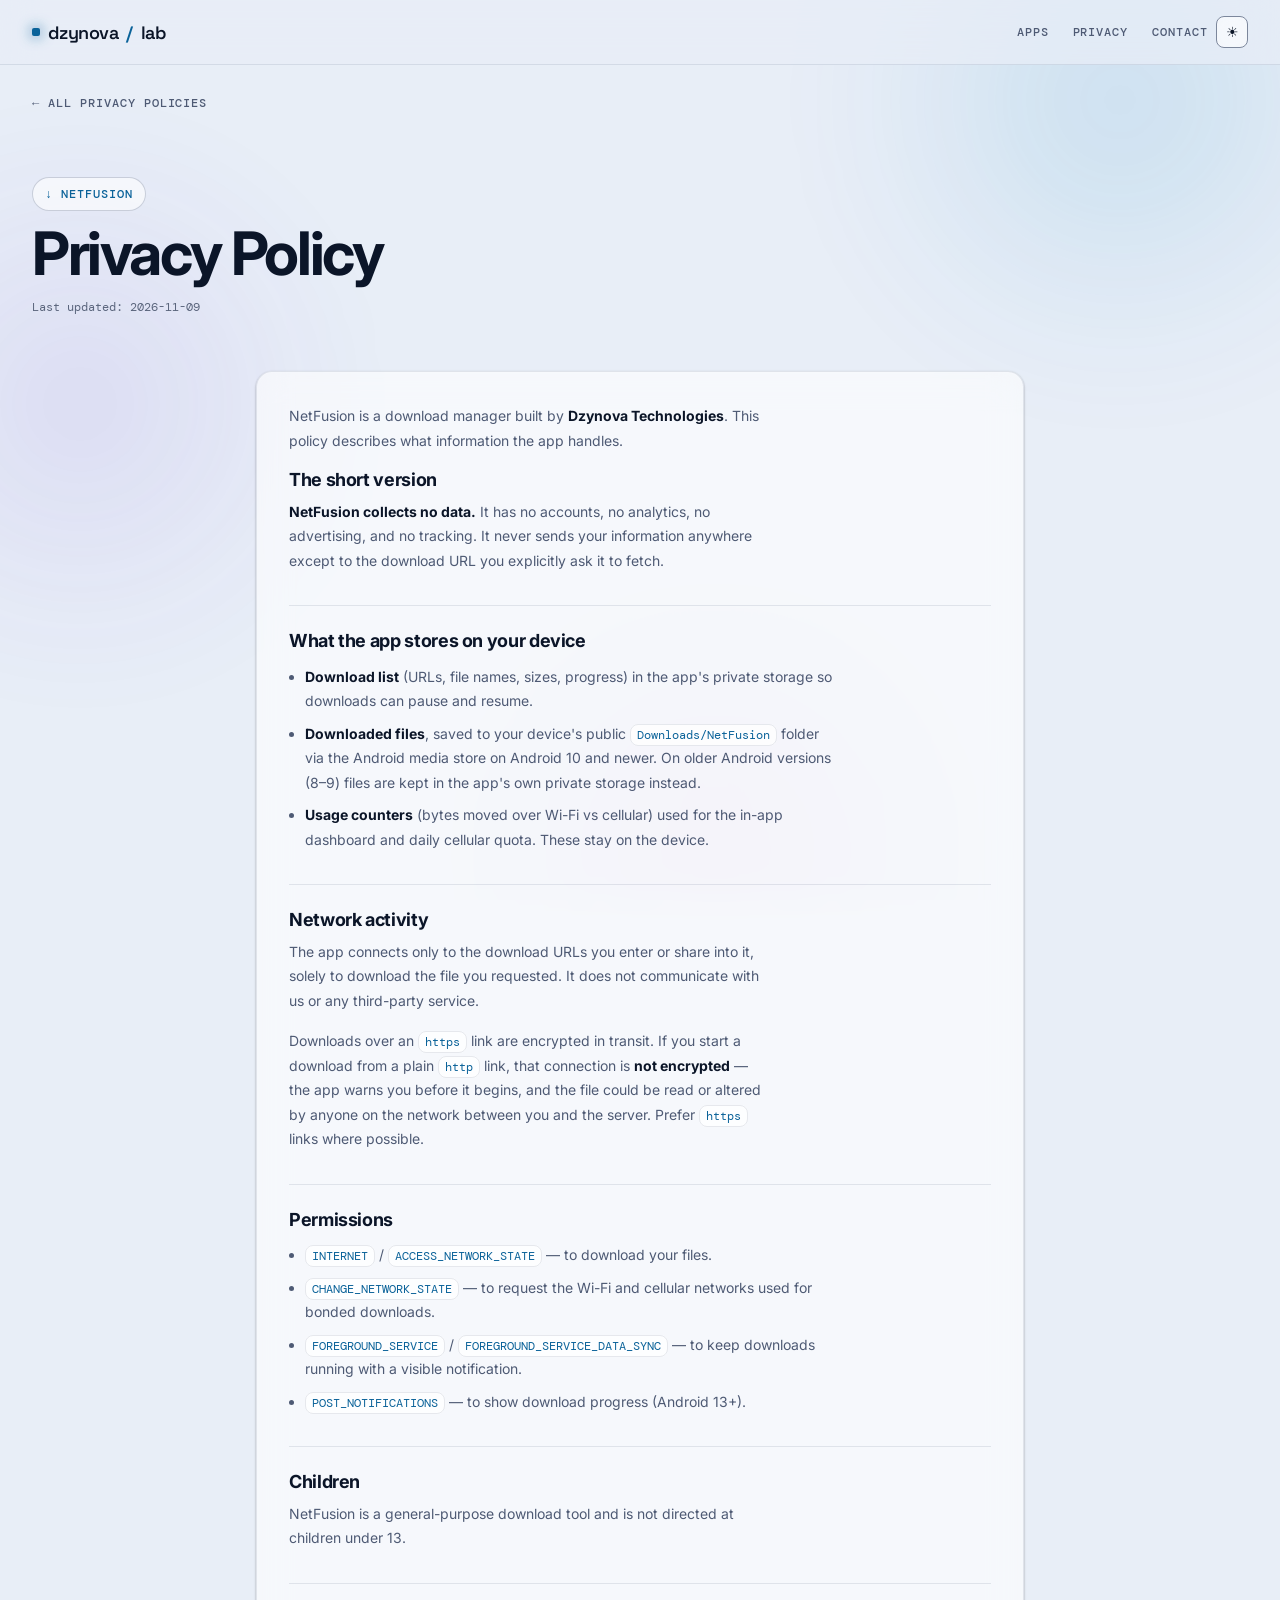
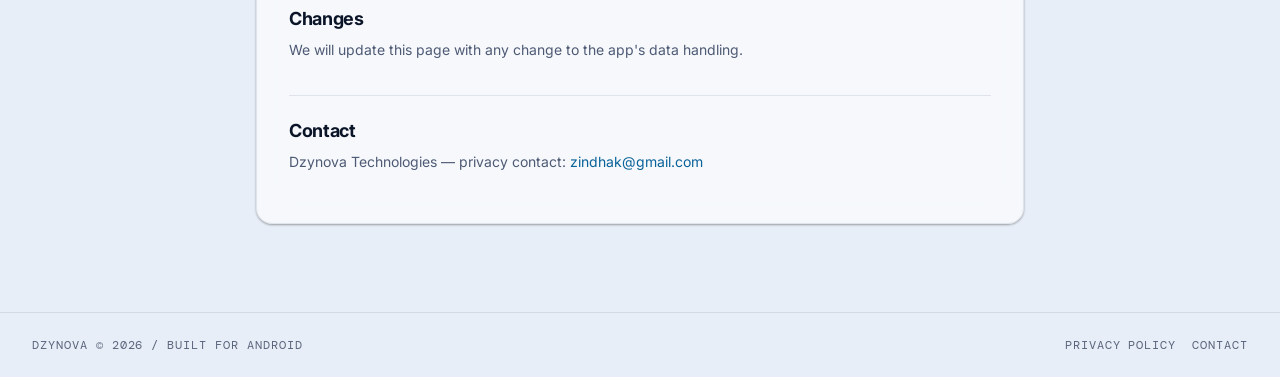
<file: privacy/netfusion.html>
<!DOCTYPE html>
<html lang="en" data-theme="dark">
<head>
  <meta charset="UTF-8" />
  <meta name="viewport" content="width=device-width, initial-scale=1.0" />
  <title>Privacy Policy — NetFusion — Dzynova</title>
  <link rel="stylesheet" href="../styles.css" />
</head>
<body>
  <div class="aurora-bg"><i></i><i></i><i></i></div>

  <nav>
    <div class="wrapper">
      <a href="../index.html" class="brand"><i></i>dzynova<span>/</span>lab</a>
      <div class="nav-actions">
        <ul class="navlinks">
          <li><a href="../index.html#apps">Apps</a></li>
          <li><a href="../privacy.html">Privacy</a></li>
          <li><a href="../contact.html">Contact</a></li>
        </ul>
        <button class="theme-toggle" onclick="toggleTheme()" aria-label="Toggle theme">☾</button>
        <button class="menu-btn" aria-label="Open menu"></button>
      </div>
    </div>
  </nav>

  <main>
    <div class="breadcrumb"><div class="wrapper"><a href="../privacy.html">← All Privacy Policies</a></div></div>

    <header class="page-header">
      <div class="wrapper reveal">
        <div class="app-badge">↓ NetFusion</div>
        <h1>Privacy Policy</h1>
        <p class="updated">Last updated: 2026-11-09</p>
      </div>
    </header>

    <section class="privacy-section">
      <div class="wrapper">
        <article class="privacy-card reveal" style="margin:0 auto">
          <p>NetFusion is a download manager built by <strong>Dzynova Technologies</strong>. This policy describes what information the app handles.</p>

          <h3>The short version</h3>
          <p><strong>NetFusion collects no data.</strong> It has no accounts, no analytics, no advertising, and no tracking. It never sends your information anywhere except to the download URL you explicitly ask it to fetch.</p>

          <h3>What the app stores on your device</h3>
          <ul>
            <li><strong>Download list</strong> (URLs, file names, sizes, progress) in the app's private storage so downloads can pause and resume.</li>
            <li><strong>Downloaded files</strong>, saved to your device's public <code>Downloads/NetFusion</code> folder via the Android media store on Android 10 and newer. On older Android versions (8–9) files are kept in the app's own private storage instead.</li>
            <li><strong>Usage counters</strong> (bytes moved over Wi-Fi vs cellular) used for the in-app dashboard and daily cellular quota. These stay on the device.</li>
          </ul>

          <h3>Network activity</h3>
          <p>The app connects only to the download URLs you enter or share into it, solely to download the file you requested. It does not communicate with us or any third-party service.</p>
          <p>Downloads over an <code>https</code> link are encrypted in transit. If you start a download from a plain <code>http</code> link, that connection is <strong>not encrypted</strong> — the app warns you before it begins, and the file could be read or altered by anyone on the network between you and the server. Prefer <code>https</code> links where possible.</p>

          <h3>Permissions</h3>
          <ul>
            <li><code>INTERNET</code> / <code>ACCESS_NETWORK_STATE</code> — to download your files.</li>
            <li><code>CHANGE_NETWORK_STATE</code> — to request the Wi-Fi and cellular networks used for bonded downloads.</li>
            <li><code>FOREGROUND_SERVICE</code> / <code>FOREGROUND_SERVICE_DATA_SYNC</code> — to keep downloads running with a visible notification.</li>
            <li><code>POST_NOTIFICATIONS</code> — to show download progress (Android 13+).</li>
          </ul>

          <h3>Children</h3>
          <p>NetFusion is a general-purpose download tool and is not directed at children under 13.</p>

          <h3>Changes</h3>
          <p>We will update this page with any change to the app's data handling.</p>

          <h3>Contact</h3>
          <p>Dzynova Technologies — privacy contact: <a href="mailto:zindhak@gmail.com">zindhak@gmail.com</a></p>
        </article>
      </div>
    </section>
  </main>

  <footer>
    <div class="wrapper">
      <span>Dzynova © 2026 / Built for Android</span>
      <div class="links"><a href="../privacy.html">Privacy Policy</a><a href="../contact.html">Contact</a></div>
    </div>
  </footer>

  <script src="../app.js"></script>
</body>
</html>
</file>
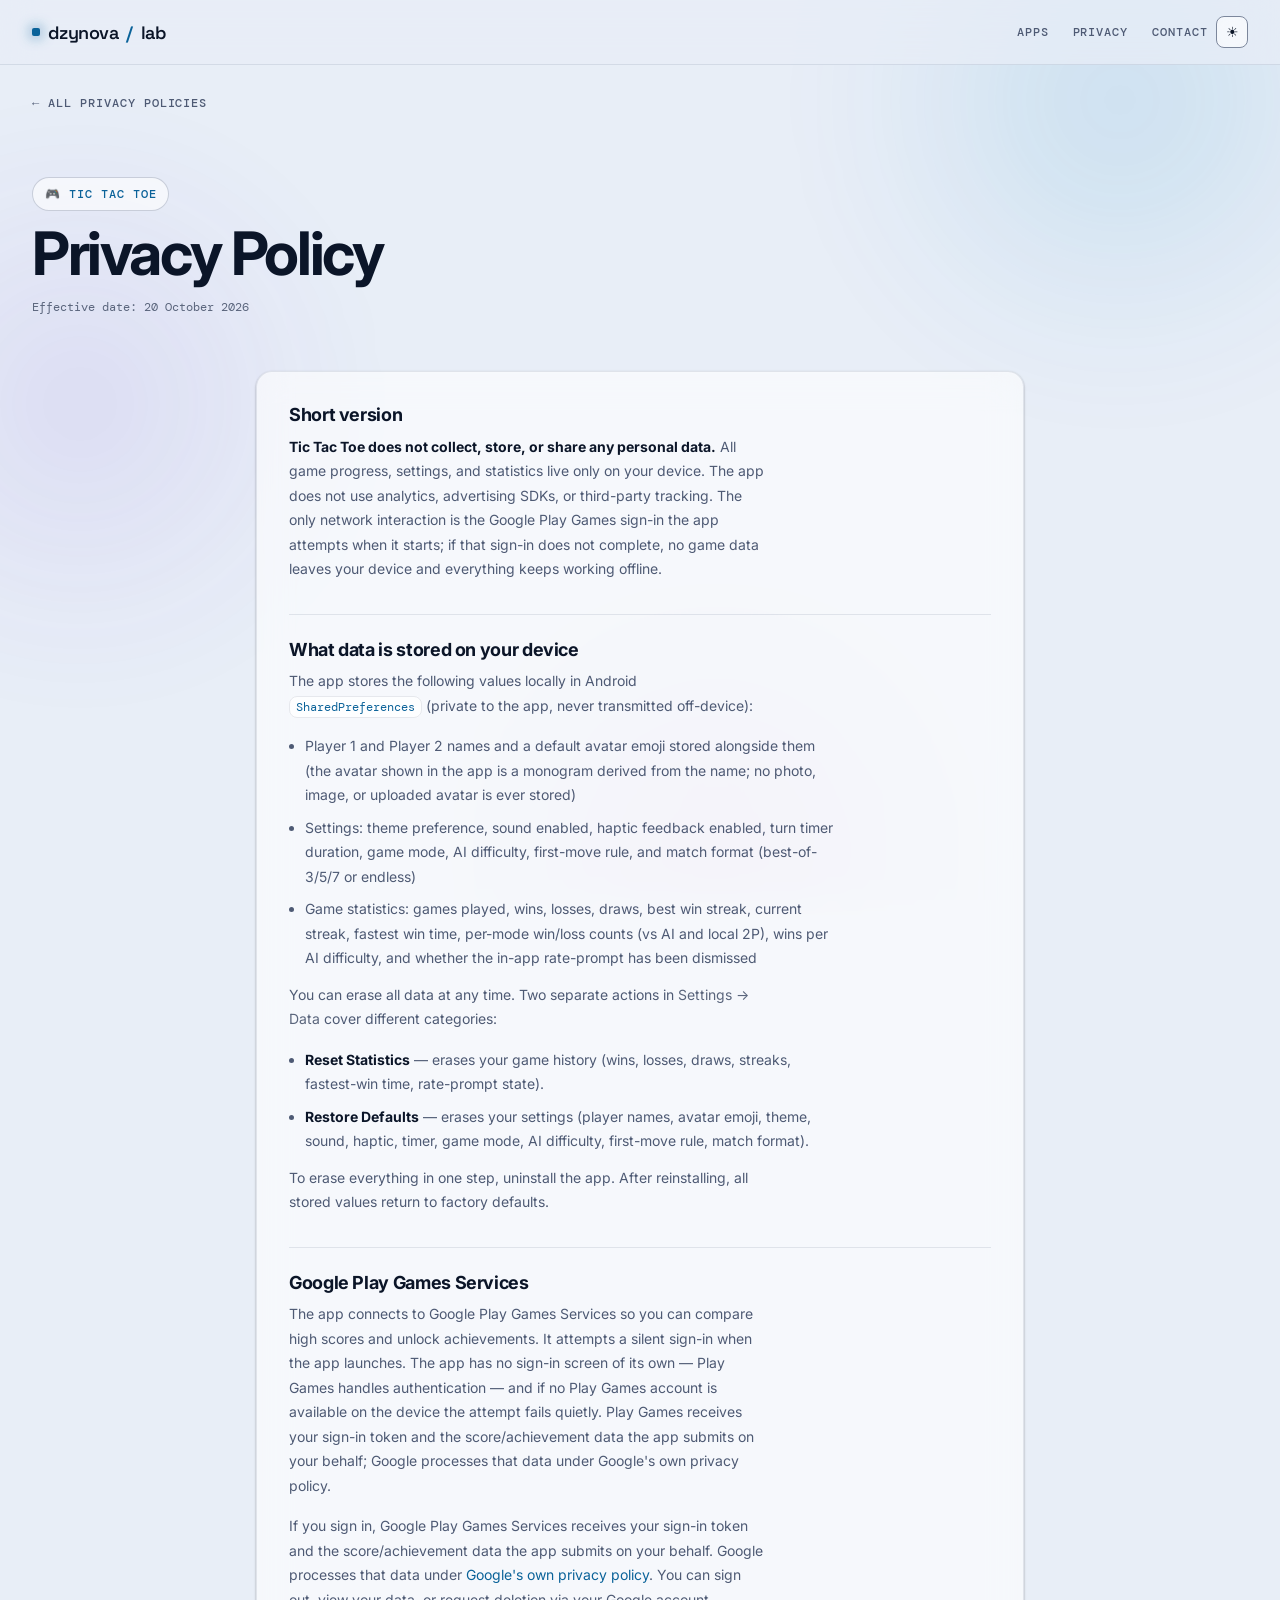
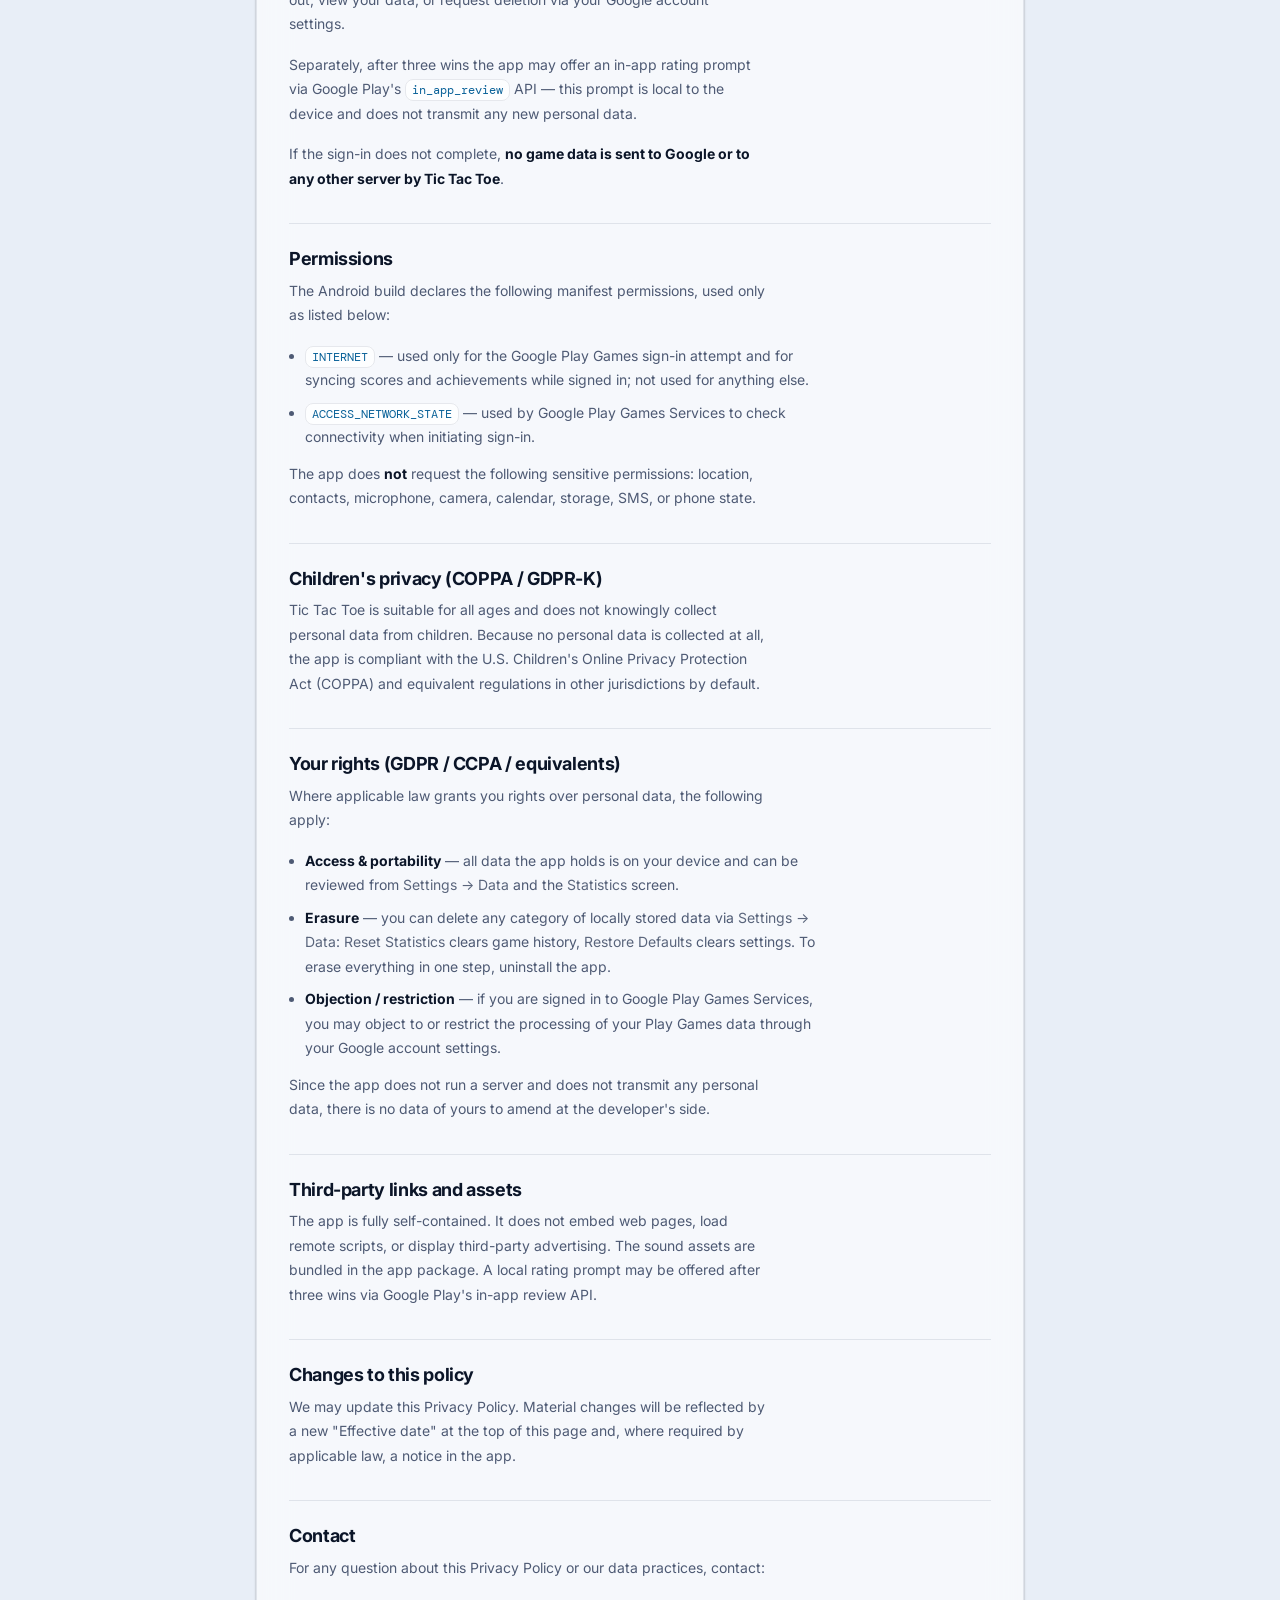
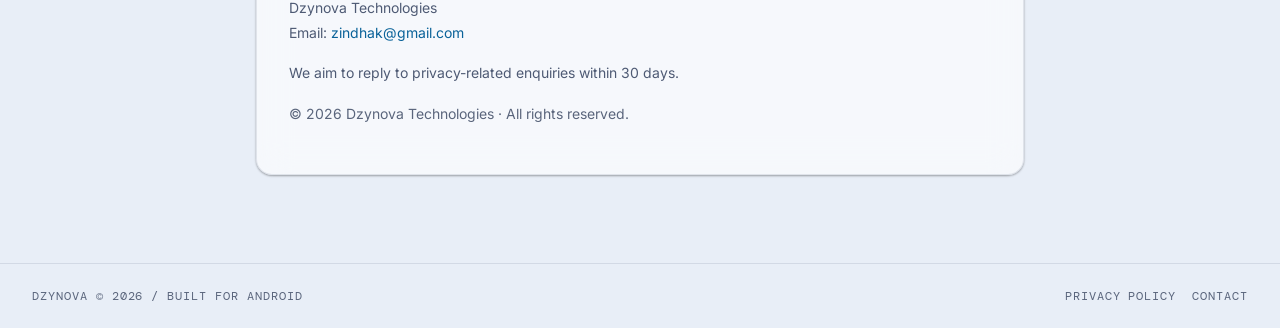
<file: privacy/tic-tac-toe.html>
<!DOCTYPE html>
<html lang="en" data-theme="dark">
<head>
  <meta charset="UTF-8" />
  <meta name="viewport" content="width=device-width, initial-scale=1.0" />
  <title>Privacy Policy — Tic Tac Toe — Dzynova</title>
  <link rel="stylesheet" href="../styles.css" />
</head>
<body>
  <div class="aurora-bg"><i></i><i></i><i></i></div>

  <nav>
    <div class="wrapper">
      <a href="../index.html" class="brand"><i></i>dzynova<span>/</span>lab</a>
      <div class="nav-actions">
        <ul class="navlinks">
          <li><a href="../index.html#apps">Apps</a></li>
          <li><a href="../privacy.html">Privacy</a></li>
          <li><a href="../contact.html">Contact</a></li>
        </ul>
        <button class="theme-toggle" onclick="toggleTheme()" aria-label="Toggle theme">☾</button>
        <button class="menu-btn" aria-label="Open menu"></button>
      </div>
    </div>
  </nav>

  <main>
    <div class="breadcrumb"><div class="wrapper"><a href="../privacy.html">← All Privacy Policies</a></div></div>

    <header class="page-header">
      <div class="wrapper reveal">
        <div class="app-badge">🎮 Tic Tac Toe</div>
        <h1>Privacy Policy</h1>
        <p class="updated">Effective date: 20 October 2026</p>
      </div>
    </header>

    <section class="privacy-section">
      <div class="wrapper">
        <article class="privacy-card reveal" style="margin:0 auto">
          <h3>Short version</h3>
          <p><strong>Tic Tac Toe does not collect, store, or share any personal data.</strong> All game progress, settings, and statistics live only on your device. The app does not use analytics, advertising SDKs, or third-party tracking. The only network interaction is the Google Play Games sign-in the app attempts when it starts; if that sign-in does not complete, no game data leaves your device and everything keeps working offline.</p>

          <h3>What data is stored on your device</h3>
          <p>The app stores the following values locally in Android <code>SharedPreferences</code> (private to the app, never transmitted off-device):</p>
          <ul>
            <li>Player 1 and Player 2 names and a default avatar emoji stored alongside them (the avatar shown in the app is a monogram derived from the name; no photo, image, or uploaded avatar is ever stored)</li>
            <li>Settings: theme preference, sound enabled, haptic feedback enabled, turn timer duration, game mode, AI difficulty, first-move rule, and match format (best-of-3/5/7 or endless)</li>
            <li>Game statistics: games played, wins, losses, draws, best win streak, current streak, fastest win time, per-mode win/loss counts (vs AI and local 2P), wins per AI difficulty, and whether the in-app rate-prompt has been dismissed</li>
          </ul>
          <p>You can erase all data at any time. Two separate actions in <em>Settings → Data</em> cover different categories:</p>
          <ul>
            <li><strong>Reset Statistics</strong> — erases your game history (wins, losses, draws, streaks, fastest-win time, rate-prompt state).</li>
            <li><strong>Restore Defaults</strong> — erases your settings (player names, avatar emoji, theme, sound, haptic, timer, game mode, AI difficulty, first-move rule, match format).</li>
          </ul>
          <p>To erase everything in one step, uninstall the app. After reinstalling, all stored values return to factory defaults.</p>

          <h3>Google Play Games Services</h3>
          <p>The app connects to Google Play Games Services so you can compare high scores and unlock achievements. It attempts a silent sign-in when the app launches. The app has no sign-in screen of its own — Play Games handles authentication — and if no Play Games account is available on the device the attempt fails quietly. Play Games receives your sign-in token and the score/achievement data the app submits on your behalf; Google processes that data under Google's own privacy policy.</p>
          <p>If you sign in, Google Play Games Services receives your sign-in token and the score/achievement data the app submits on your behalf. Google processes that data under <a href="https://policies.google.com/privacy" target="_blank" rel="noopener">Google's own privacy policy</a>. You can sign out, view your data, or request deletion via your Google account settings.</p>
          <p>Separately, after three wins the app may offer an in-app rating prompt via Google Play's <code>in_app_review</code> API — this prompt is local to the device and does not transmit any new personal data.</p>
          <p>If the sign-in does not complete, <strong>no game data is sent to Google or to any other server by Tic Tac Toe</strong>.</p>

          <h3>Permissions</h3>
          <p>The Android build declares the following manifest permissions, used only as listed below:</p>
          <ul>
            <li><code>INTERNET</code> — used only for the Google Play Games sign-in attempt and for syncing scores and achievements while signed in; not used for anything else.</li>
            <li><code>ACCESS_NETWORK_STATE</code> — used by Google Play Games Services to check connectivity when initiating sign-in.</li>
          </ul>
          <p>The app does <strong>not</strong> request the following sensitive permissions: location, contacts, microphone, camera, calendar, storage, SMS, or phone state.</p>

          <h3>Children's privacy (COPPA / GDPR-K)</h3>
          <p>Tic Tac Toe is suitable for all ages and does not knowingly collect personal data from children. Because no personal data is collected at all, the app is compliant with the U.S. Children's Online Privacy Protection Act (COPPA) and equivalent regulations in other jurisdictions by default.</p>

          <h3>Your rights (GDPR / CCPA / equivalents)</h3>
          <p>Where applicable law grants you rights over personal data, the following apply:</p>
          <ul>
            <li><strong>Access &amp; portability</strong> — all data the app holds is on your device and can be reviewed from <em>Settings → Data</em> and the <em>Statistics</em> screen.</li>
            <li><strong>Erasure</strong> — you can delete any category of locally stored data via <em>Settings → Data</em>: <em>Reset Statistics</em> clears game history, <em>Restore Defaults</em> clears settings. To erase everything in one step, uninstall the app.</li>
            <li><strong>Objection / restriction</strong> — if you are signed in to Google Play Games Services, you may object to or restrict the processing of your Play Games data through your Google account settings.</li>
          </ul>
          <p>Since the app does not run a server and does not transmit any personal data, there is no data of yours to amend at the developer's side.</p>

          <h3>Third-party links and assets</h3>
          <p>The app is fully self-contained. It does not embed web pages, load remote scripts, or display third-party advertising. The sound assets are bundled in the app package. A local rating prompt may be offered after three wins via Google Play's in-app review API.</p>

          <h3>Changes to this policy</h3>
          <p>We may update this Privacy Policy. Material changes will be reflected by a new "Effective date" at the top of this page and, where required by applicable law, a notice in the app.</p>

          <h3>Contact</h3>
          <p>For any question about this Privacy Policy or our data practices, contact:</p>
          <p>Dzynova Technologies<br>Email: <a href="mailto:zindhak@gmail.com">zindhak@gmail.com</a></p>
          <p>We aim to reply to privacy-related enquiries within 30 days.</p>
          <p><em>© 2026 Dzynova Technologies · All rights reserved.</em></p>
        </article>
      </div>
    </section>
  </main>

  <footer>
    <div class="wrapper">
      <span>Dzynova © 2026 / Built for Android</span>
      <div class="links"><a href="../privacy.html">Privacy Policy</a><a href="../contact.html">Contact</a></div>
    </div>
  </footer>

  <script src="../app.js"></script>
</body>
</html>
</file>
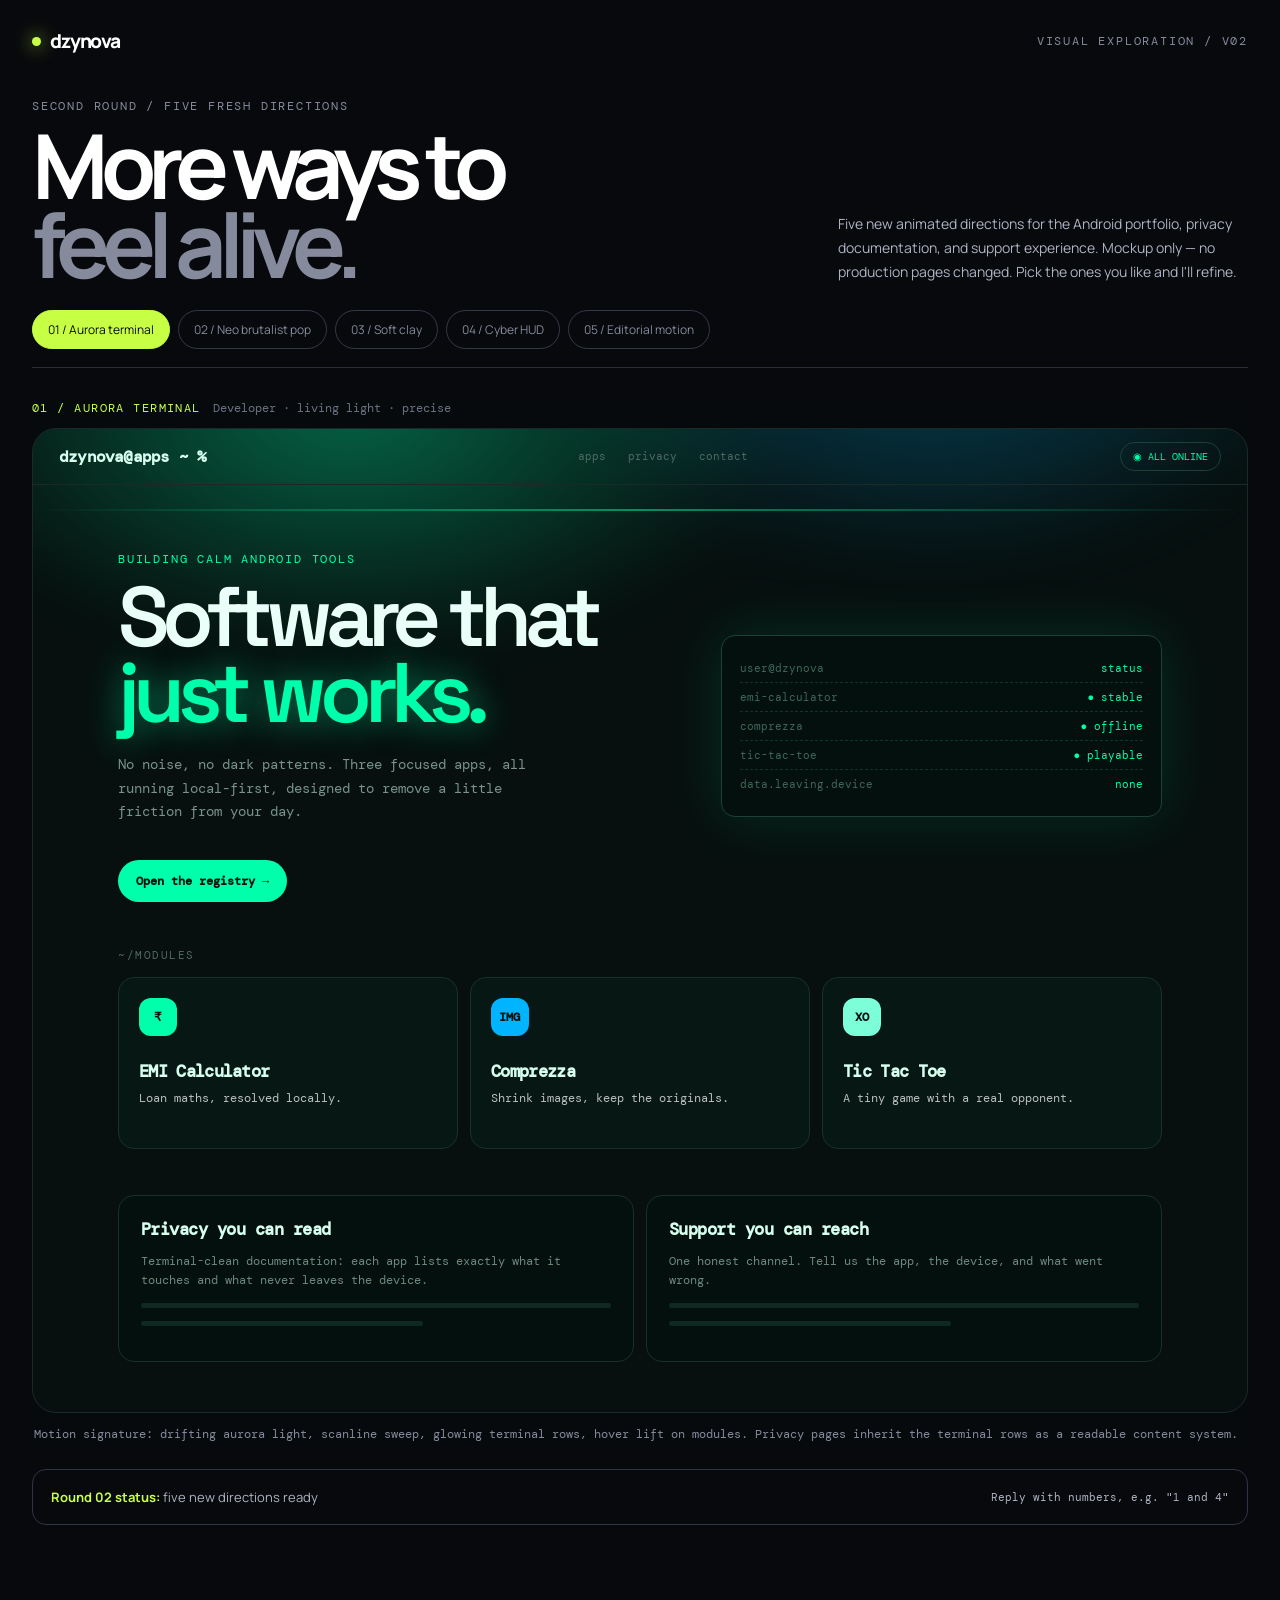
<file: .superpowers/brainstorm/mockup-v2.html>
<!doctype html>
<html lang="en">
<head>
<meta charset="utf-8"><meta name="viewport" content="width=device-width,initial-scale=1">
<title>Dzynova / visual directions v02</title>
<link rel="preconnect" href="https://fonts.googleapis.com"><link rel="preconnect" href="https://fonts.gstatic.com" crossorigin>
<link href="https://fonts.googleapis.com/css2?family=DM+Mono:wght@400;500&family=Fraunces:ital,opsz,wght@0,9..144,500;0,9..144,700;1,9..144,500&family=Manrope:wght@400;500;600;700;800&family=Space+Grotesk:wght@400;500;600;700&display=swap" rel="stylesheet">
<style>
*{box-sizing:border-box}
body{margin:0;background:#08090c;color:#fff;font-family:Manrope,system-ui,sans-serif}
button{font:inherit;cursor:pointer}
.shell{max-width:1380px;margin:auto;padding:28px 32px 90px}
.top{display:flex;justify-content:space-between;align-items:center;margin-bottom:22px;color:#aeb3c4}
.brand{font-weight:800;letter-spacing:-.06em;font-size:1.2rem;color:#fff}
.brand i{display:inline-block;width:9px;height:9px;background:#c7ff45;border-radius:50%;margin:0 9px 2px 0;box-shadow:0 0 18px #c7ff45}
.eyebrow{font:12px 'DM Mono',monospace;text-transform:uppercase;letter-spacing:.15em;color:#858b9d}
.intro{display:flex;align-items:end;justify-content:space-between;gap:30px;margin:44px 0 26px}
.intro h1{font-size:clamp(40px,7vw,90px);letter-spacing:-.09em;line-height:.88;margin:12px 0 0;font-weight:700}
.intro p{max-width:410px;color:#aeb3c4;line-height:1.7;margin:0;font-size:14px}
.switcher{display:flex;gap:8px;flex-wrap:wrap;border-bottom:1px solid #292d39;padding-bottom:18px;margin-bottom:8px}
.switcher button{border:1px solid #343949;border-radius:99px;background:transparent;color:#858b9d;padding:10px 15px;font-size:12px;transition:.2s}
.switcher button.active{color:#0a0b0e;background:#c7ff45;border-color:#c7ff45}
.direction{display:none}
.direction.active{display:block}
.direction-label{display:flex;align-items:center;gap:12px;margin:32px 0 12px;flex-wrap:wrap}
.direction-label b{color:#c7ff45;font:12px 'DM Mono',monospace;letter-spacing:.12em}
.direction-label span{color:#6d7284;font-size:12px}
.preview{border:1px solid #292d39;border-radius:24px;overflow:hidden;background:#101118;position:relative}
.bar{height:56px;border-bottom:1px solid #292d39;display:flex;align-items:center;justify-content:space-between;padding:0 26px;position:relative;z-index:3}
.bar strong{letter-spacing:-.05em}
.bar .nav{display:flex;gap:22px;color:#868c9b;font-size:11px}
.pill{border:1px solid #393e4e;border-radius:99px;padding:7px 12px;font:10px 'DM Mono',monospace}
.hero{padding:66px 7% 46px;position:relative;z-index:2;display:grid;grid-template-columns:1.1fr .9fr;gap:64px;align-items:center;overflow:hidden}
.hero h2{font-size:clamp(44px,6.6vw,88px);line-height:.9;letter-spacing:-.085em;margin:12px 0 22px}
.hero h2 em{font-style:normal}
.hero p{color:#a9afbf;max-width:440px;line-height:1.7;font-size:14px}
.cta{display:inline-flex;align-items:center;gap:12px;margin-top:22px;padding:13px 18px;border-radius:99px;font-size:12px;font-weight:800}
.grid{display:grid;grid-template-columns:repeat(3,1fr);gap:12px}
.mock-section{padding:0 7% 46px;position:relative;z-index:2}
.mock-title{font:11px 'DM Mono',monospace;text-transform:uppercase;letter-spacing:.14em;margin-bottom:15px;color:#878da0}
.app{min-height:172px;padding:20px;border-radius:16px;position:relative;overflow:hidden;transition:.28s}
.app:hover{transform:translateY(-7px)}
.app .icon{width:38px;height:38px;border-radius:12px;display:grid;place-items:center;font-size:12px;font-weight:800;margin-bottom:24px}
.app h3{margin:0;font-size:17px;letter-spacing:-.04em}
.app p{margin:7px 0 0;font-size:12px;line-height:1.5;opacity:.72}
.bottom{display:grid;grid-template-columns:1fr 1fr;gap:12px;padding:0 7% 50px;position:relative;z-index:2}
.mini{border-radius:16px;padding:22px}
.mini h3{margin:0 0 10px;font-size:17px;letter-spacing:-.03em}
.mini p{font-size:12px;line-height:1.6;opacity:.75}
.mini .line{height:5px;border-radius:99px;margin:13px 0;opacity:.5}
.mini .line.short{width:60%}
.note{color:#858b9d;font-size:12px;margin:12px 2px 0;line-height:1.6}
.selection{margin-top:24px;padding:18px;border:1px solid #303546;border-radius:14px;color:#adb3c2;font-size:13px;display:flex;justify-content:space-between;gap:18px;align-items:center;flex-wrap:wrap}
.selection strong{color:#c7ff45}
.selection span{font:11px 'DM Mono',monospace}
@keyframes float{50%{transform:translateY(-13px)}}
@keyframes spin{to{transform:rotate(360deg)}}
@keyframes drift{50%{transform:translate(14px,-18px) scale(1.08)}}
@keyframes scan{to{transform:translateY(340px)}}
@keyframes pulse{50%{opacity:.35;transform:scale(.85)}}
@keyframes rise{from{opacity:0;transform:translateY(22px)}to{opacity:1;transform:none}}

/* ---------- 01 AURORA TERMINAL ---------- */
.aurora{background:#060a0d;font-family:'DM Mono',monospace}
.aurora .preview{background:#07100f;border-color:#1b2a26}
.aurora .glow{position:absolute;inset:-30% -10% auto;height:70%;background:radial-gradient(50% 60% at 30% 40%,rgba(0,255,171,.35),transparent 60%),radial-gradient(45% 55% at 70% 30%,rgba(0,180,255,.3),transparent 60%);filter:blur(30px);animation:drift 12s ease-in-out infinite;z-index:1}
.aurora .bar{border-color:#1b2a26}
.aurora .bar strong{color:#d7ffef}
.aurora .bar .nav{color:#4f6a63}
.aurora .pill{color:#00ffab;border-color:#1d4038}
.aurora .hero h2{font-family:'Space Grotesk',sans-serif;font-weight:600;color:#eafff8}
.aurora .hero h2 em{color:#00ffab;text-shadow:0 0 34px rgba(0,255,171,.5)}
.aurora .hero p{color:#77938b}
.aurora .cta{background:#00ffab;color:#04120d}
.aurora .term{background:#04100d;border:1px solid #1d4038;border-radius:14px;padding:18px;font-size:11px;color:#79cbb2;box-shadow:0 0 60px rgba(0,255,171,.12)}
.aurora .term .row{display:flex;justify-content:space-between;padding:7px 0;border-bottom:1px dashed #14312a}
.aurora .term .row:last-child{border:0}
.aurora .term .k{color:#3f675c}
.aurora .term .v{color:#00ffab}
.aurora .mock-title{color:#4f6a63}
.aurora .app{background:rgba(8,26,22,.85);border:1px solid #173029}
.aurora .app:hover{border-color:#00ffab;box-shadow:0 0 40px rgba(0,255,171,.2)}
.aurora .app .icon{background:#00ffab;color:#04120d}
.aurora .app:nth-child(2) .icon{background:#00b4ff}
.aurora .app:nth-child(3) .icon{background:#7cffd9;color:#04120d}
.aurora .app h3{color:#d7ffef}
.aurora .mini{background:#04100d;border:1px solid #173029;color:#8fb1a8}
.aurora .mini h3{color:#d7ffef}
.aurora .mini .line{background:#1d4038}
.aurora .scanline{position:absolute;left:0;right:0;height:2px;background:linear-gradient(90deg,transparent,#00ffab,transparent);opacity:.5;top:80px;animation:scan 5s linear infinite;z-index:2}

/* ---------- 02 NEO BRUTALIST POP ---------- */
.brutal{background:#fdf6e8}
.brutal .preview{background:#fdf6e8;border:3px solid #111;border-radius:18px;box-shadow:10px 10px 0 #111}
.brutal .bar{border-color:#111;border-width:3px}
.brutal .bar strong{color:#111}
.brutal .bar .nav{color:#111;font-weight:600}
.brutal .pill{color:#111;border:2px solid #111;background:#ffd23f;font-weight:600}
.brutal .hero h2{color:#111;font-weight:800}
.brutal .hero h2 em{color:#ff4d6d;-webkit-text-stroke:2px #111}
.brutal .hero p{color:#333;font-weight:500}
.brutal .cta{background:#ffd23f;color:#111;border:3px solid #111;box-shadow:5px 5px 0 #111}
.brutal .blocks{display:grid;grid-template-columns:1fr 1fr;gap:12px}
.brutal .blockbox{border:3px solid #111;border-radius:14px;padding:18px;font-weight:700}
.brutal .blockbox:nth-child(1){background:#9bf6ff;box-shadow:6px 6px 0 #111}
.brutal .blockbox:nth-child(2){background:#ff9f9f;box-shadow:6px 6px 0 #111}
.brutal .blockbox:nth-child(3){background:#caffbf;box-shadow:6px 6px 0 #111}
.brutal .blockbox:nth-child(4){background:#ffc6ff;box-shadow:6px 6px 0 #111}
.brutal .app{background:#fff;border:3px solid #111;border-radius:14px;box-shadow:5px 5px 0 #111}
.brutal .app:hover{transform:translate(-3px,-3px);box-shadow:8px 8px 0 #111}
.brutal .app .icon{background:#ffd23f;border:2px solid #111;color:#111}
.brutal .app:nth-child(2) .icon{background:#9bf6ff}
.brutal .app:nth-child(3) .icon{background:#ffc6ff}
.brutal .app h3{color:#111;font-weight:800}
.brutal .app p{color:#333;opacity:1;font-weight:500}
.brutal .mock-title{color:#111;font-weight:700}
.brutal .mini{background:#fff;border:3px solid #111;box-shadow:5px 5px 0 #111}
.brutal .mini h3{color:#111;font-weight:800}
.brutal .mini p{color:#333;opacity:1;font-weight:500}
.brutal .mini .line{background:#111}
.brutal .sun{width:120px;height:120px;border-radius:50%;background:#ffd23f;border:3px solid #111;box-shadow:6px 6px 0 #111;display:grid;place-items:center;font-size:44px;animation:float 4s ease-in-out infinite}

/* ---------- 03 SOFT CLAY ---------- */
.clay{background:#eef1ff}
.clay .preview{background:linear-gradient(160deg,#eef1ff,#fbefff);border:0}
.clay .bar{border-color:rgba(120,120,170,.18)}
.clay .bar strong{color:#4a4a72}
.clay .bar .nav{color:#8a8ab0}
.clay .pill{color:#7a5cff;border-color:rgba(122,92,255,.35);background:rgba(255,255,255,.6)}
.clay .hero h2{color:#3d3d63;font-weight:800}
.clay .hero h2 em{color:#7a5cff}
.clay .hero p{color:#7d7da4}
.clay .cta{background:#7a5cff;color:#fff;box-shadow:0 14px 30px rgba(122,92,255,.4)}
.clay .orb{width:230px;height:230px;border-radius:44% 56% 52% 48%/48% 44% 56% 52%;background:linear-gradient(140deg,#a58bff,#ffb3e0);box-shadow:inset 12px 12px 30px rgba(255,255,255,.6),inset -14px -14px 30px rgba(120,90,220,.35),0 30px 60px rgba(122,92,255,.35);animation:float 5s ease-in-out infinite;display:grid;place-items:center;color:#fff;font-weight:800;font-size:34px}
.clay .app{background:rgba(255,255,255,.85);border:0;box-shadow:0 12px 26px rgba(120,120,180,.16),inset 2px 2px 6px rgba(255,255,255,.9)}
.clay .app:hover{box-shadow:0 20px 40px rgba(122,92,255,.28)}
.clay .app .icon{background:linear-gradient(140deg,#a58bff,#7a5cff);color:#fff;border-radius:14px}
.clay .app:nth-child(2) .icon{background:linear-gradient(140deg,#ffb3e0,#ff7fb0)}
.clay .app:nth-child(3) .icon{background:linear-gradient(140deg,#7fd8ff,#4fa8ff)}
.clay .app h3{color:#3d3d63}
.clay .app p{color:#7d7da4}
.clay .mock-title{color:#9a9ac0}
.clay .mini{background:rgba(255,255,255,.85);box-shadow:0 12px 26px rgba(120,120,180,.16);color:#7d7da4}
.clay .mini h3{color:#3d3d63}
.clay .mini .line{background:#dcdcf0}

/* ---------- 04 CYBER HUD ---------- */
.hud{background:#05060b}
.hud .preview{background:#070a14;border-color:#16223f}
.hud .bar{border-color:#16223f}
.hud .bar strong{color:#cfe4ff}
.hud .bar .nav{color:#4a5d84}
.hud .pill{color:#00e5ff;border-color:#1a3a52}
.hud .hero h2{color:#eaf4ff;font-weight:700}
.hud .hero h2 em{color:#00e5ff;text-shadow:0 0 30px rgba(0,229,255,.6)}
.hud .hero p{color:#6f83ad}
.hud .cta{background:#ff2e88;color:#fff;box-shadow:0 0 34px rgba(255,46,136,.5)}
.hud .ring{width:250px;height:250px;position:relative;display:grid;place-items:center;margin:auto}
.hud .ring i{position:absolute;border-radius:50%;border:1px solid rgba(0,229,255,.4)}
.hud .ring i:nth-child(1){inset:0;border-top-color:#00e5ff;animation:spin 9s linear infinite}
.hud .ring i:nth-child(2){inset:26px;border-right-color:#ff2e88;animation:spin 6s linear infinite reverse}
.hud .ring i:nth-child(3){inset:52px;border-bottom-color:#a066ff;animation:spin 4s linear infinite}
.hud .ring .core{width:96px;height:96px;border-radius:50%;background:radial-gradient(circle,#00e5ff,#0a1a2f);box-shadow:0 0 50px rgba(0,229,255,.7);display:grid;place-items:center;font-weight:800;color:#04101c}
.hud .app{background:linear-gradient(160deg,rgba(12,20,38,.9),rgba(10,14,26,.9));border:1px solid #1a2b4d;clip-path:polygon(0 0,calc(100% - 14px) 0,100% 14px,100% 100%,14px 100%,0 calc(100% - 14px))}
.hud .app:hover{border-color:#00e5ff;box-shadow:0 0 40px rgba(0,229,255,.22)}
.hud .app .icon{background:rgba(0,229,255,.14);border:1px solid #00e5ff;color:#00e5ff;border-radius:6px}
.hud .app:nth-child(2) .icon{border-color:#ff2e88;color:#ff2e88;background:rgba(255,46,136,.12)}
.hud .app:nth-child(3) .icon{border-color:#a066ff;color:#a066ff;background:rgba(160,102,255,.12)}
.hud .app h3{color:#eaf4ff;font-family:'DM Mono',monospace;font-size:15px}
.hud .app p{color:#7387b0}
.hud .mock-title{color:#4a5d84}
.hud .mini{background:#0a1226;border:1px solid #1a2b4d;color:#7387b0}
.hud .mini h3{color:#eaf4ff}
.hud .mini .line{background:#16223f}

/* ---------- 05 EDITORIAL MOTION ---------- */
.editorial{background:#f4f1ea}
.editorial .preview{background:#f4f1ea;border:0;border-radius:0}
.editorial .bar{border-color:#1a1a1a;border-width:1px}
.editorial .bar strong{color:#111;font-family:'Fraunces',serif;font-weight:700}
.editorial .bar .nav{color:#555;font-family:'DM Mono',monospace}
.editorial .pill{color:#111;border-color:#111}
.editorial .hero h2{color:#111;font-family:'Fraunces',serif;font-weight:500;letter-spacing:-.04em;line-height:.94}
.editorial .hero h2 em{font-style:italic;color:#e0492f}
.editorial .hero p{color:#555;font-size:15px}
.editorial .cta{background:#111;color:#f4f1ea;border-radius:2px}
.editorial .rule{height:1px;background:#1a1a1a;margin:0 7%}
.editorial .app{background:transparent;border:0;border-top:1px solid #1a1a1a;border-radius:0;padding-left:0;padding-right:0;display:grid;grid-template-columns:auto 1fr;gap:18px;min-height:auto;padding:22px 0}
.editorial .app:hover{transform:none;background:transparent}
.editorial .app .icon{width:auto;height:auto;background:transparent;color:#e0492f;font-family:'DM Mono',monospace;font-weight:500;margin:0;font-size:13px}
.editorial .app:nth-child(2) .icon{color:#1a6ee0}
.editorial .app:nth-child(3) .icon{color:#178a4c}
.editorial .app h3{color:#111;font-family:'Fraunces',serif;font-weight:500;font-size:22px}
.editorial .app p{color:#555;opacity:1}
.editorial .mock-title{color:#888}
.editorial .mini{background:transparent;border-top:1px solid #1a1a1a;border-radius:0;padding-left:0;padding-right:0;color:#555}
.editorial .mini h3{color:#111;font-family:'Fraunces',serif;font-weight:500;font-size:22px}
.editorial .mini .line{background:#c9c4b8}
.editorial .big-quote{font-family:'Fraunces',serif;font-size:clamp(40px,5vw,64px);line-height:1;color:#111;letter-spacing:-.03em}
.editorial .big-quote em{font-style:italic;color:#e0492f}

@media(max-width:840px){
.hero{grid-template-columns:1fr;gap:34px}
.vision{order:-1}
}
@media(max-width:720px){
.shell{padding:20px 15px 60px}
.intro{display:block;margin:36px 0 20px}
.intro h1{font-size:54px;margin-bottom:20px}
.switcher{overflow:auto;flex-wrap:nowrap}
.switcher button{white-space:nowrap}
.bar{padding:0 16px}
.bar .nav{display:none}
.hero{padding:52px 6% 38px}
.hero h2{font-size:52px}
.grid{grid-template-columns:1fr}
.bottom{grid-template-columns:1fr;padding:0 6% 44px}
.mock-section{padding:0 6% 40px}
.editorial .grid{gap:0}
}
</style>
</head>
<body>
<div class="shell">
  <div class="top"><div class="brand"><i></i>dzynova</div><div class="eyebrow">visual exploration / v02</div></div>
  <div class="intro">
    <div><div class="eyebrow">Second round / five fresh directions</div><h1>More ways to<br><span style="color:#858b9d">feel alive.</span></h1></div>
    <p>Five new animated directions for the Android portfolio, privacy documentation, and support experience. Mockup only — no production pages changed. Pick the ones you like and I'll refine.</p>
  </div>

  <div class="switcher">
    <button class="active" data-tab="aurora">01 / Aurora terminal</button>
    <button data-tab="brutal">02 / Neo brutalist pop</button>
    <button data-tab="clay">03 / Soft clay</button>
    <button data-tab="hud">04 / Cyber HUD</button>
    <button data-tab="editorial">05 / Editorial motion</button>
  </div>

  <!-- 01 AURORA -->
  <div class="direction aurora active" id="aurora">
    <div class="direction-label"><b>01 / AURORA TERMINAL</b><span>Developer · living light · precise</span></div>
    <div class="preview">
      <div class="glow"></div><div class="scanline"></div>
      <div class="bar"><strong>dzynova@apps ~ %</strong><div class="nav"><span>apps</span><span>privacy</span><span>contact</span></div><span class="pill">◉ ALL ONLINE</span></div>
      <div class="hero">
        <div><div class="eyebrow" style="color:#00ffab">Building calm Android tools</div><h2>Software that<br><em>just works.</em></h2><p>No noise, no dark patterns. Three focused apps, all running local-first, designed to remove a little friction from your day.</p><a class="cta">Open the registry →</a></div>
        <div class="term">
          <div class="row"><span class="k">user@dzynova</span><span class="v">status</span></div>
          <div class="row"><span class="k">emi-calculator</span><span class="v">● stable</span></div>
          <div class="row"><span class="k">comprezza</span><span class="v">● offline</span></div>
          <div class="row"><span class="k">tic-tac-toe</span><span class="v">● playable</span></div>
          <div class="row"><span class="k">data.leaving.device</span><span class="v">none</span></div>
        </div>
      </div>
      <div class="mock-section"><div class="mock-title">~/modules</div><div class="grid">
        <div class="app"><div class="icon">₹</div><h3>EMI Calculator</h3><p>Loan maths, resolved locally.</p></div>
        <div class="app"><div class="icon">IMG</div><h3>Comprezza</h3><p>Shrink images, keep the originals.</p></div>
        <div class="app"><div class="icon">XO</div><h3>Tic Tac Toe</h3><p>A tiny game with a real opponent.</p></div>
      </div></div>
      <div class="bottom">
        <div class="mini"><h3>Privacy you can read</h3><p>Terminal-clean documentation: each app lists exactly what it touches and what never leaves the device.</p><div class="line"></div><div class="line short"></div></div>
        <div class="mini"><h3>Support you can reach</h3><p>One honest channel. Tell us the app, the device, and what went wrong.</p><div class="line"></div><div class="line short"></div></div>
      </div>
    </div>
    <p class="note">Motion signature: drifting aurora light, scanline sweep, glowing terminal rows, hover lift on modules. Privacy pages inherit the terminal rows as a readable content system.</p>
  </div>

  <!-- 02 BRUTAL -->
  <div class="direction brutal" id="brutal">
    <div class="direction-label"><b>02 / NEO BRUTALIST POP</b><span>Loud · graphic · confident</span></div>
    <div class="preview">
      <div class="bar"><strong>DZYNOVA</strong><div class="nav"><span>Apps</span><span>Privacy</span><span>Contact</span></div><span class="pill">■ FREE TO USE</span></div>
      <div class="hero">
        <div><div class="eyebrow" style="color:#111">Android apps with personality</div><h2>Tools with<br><em>teeth.</em></h2><p>Bold, simple, and genuinely useful. Dzynova makes small apps that do one job and do it loudly well.</p><a class="cta">See the apps</a></div>
        <div class="blocks">
          <div class="blockbox">₹ Money<br><small>calc it clear</small></div>
          <div class="blockbox">IMG<br><small>squeeze files</small></div>
          <div class="blockbox">XO<br><small>beat the bot</small></div>
          <div class="blockbox">PRIV<br><small>read the fine print</small></div>
        </div>
      </div>
      <div class="mock-section"><div class="mock-title">OUR APPS</div><div class="grid">
        <div class="app"><div class="icon">₹</div><h3>EMI Calculator</h3><p>Loan payment maths without the headache.</p></div>
        <div class="app"><div class="icon">IMG</div><h3>Comprezza</h3><p>Compress photos offline, keep quality.</p></div>
        <div class="app"><div class="icon">XO</div><h3>Tic Tac Toe</h3><p>Classic game, three AI levels.</p></div>
      </div></div>
      <div class="bottom">
        <div class="mini"><h3>PRIVACY ≠ FINE PRINT</h3><p>Big, clear, color-coded sections. No walls of grey legal text.</p></div>
        <div class="mini"><h3>SUPPORT, NO ROBOTS</h3><p>Email a human. Get an answer.</p></div>
      </div>
    </div>
    <p class="note">Motion signature: color-block reveals, sticky offset shadows, springy card lift, marquee band. Privacy pages use bold typographic hierarchy instead of animation.</p>
  </div>

  <!-- 03 CLAY -->
  <div class="direction clay" id="clay">
    <div class="direction-label"><b>03 / SOFT CLAY</b><span>Friendly · tactile · calm color</span></div>
    <div class="preview">
      <div class="bar"><strong>dzynova</strong><div class="nav"><span>Apps</span><span>Privacy</span><span>Contact</span></div><span class="pill">◆ LOCAL FIRST</span></div>
      <div class="hero">
        <div><div class="eyebrow" style="color:#7a5cff">Everyday tools, softly engineered</div><h2>Little apps,<br><em>big calm.</em></h2><p>Gentle, focused apps that help with the small stuff — then get out of your way. Everything runs on your device.</p><a class="cta">Explore the toolkit</a></div>
        <div style="display:grid;place-items:center"><div class="orb">◐</div></div>
      </div>
      <div class="mock-section"><div class="mock-title">THE TOOLKIT</div><div class="grid">
        <div class="app"><div class="icon">₹</div><h3>EMI Calculator</h3><p>Understand your loan in seconds.</p></div>
        <div class="app"><div class="icon">IMG</div><h3>Comprezza</h3><p>Photos that take up less space.</p></div>
        <div class="app"><div class="icon">XO</div><h3>Tic Tac Toe</h3><p>A calm little game to reset your head.</p></div>
      </div></div>
      <div class="bottom">
        <div class="mini"><h3>Privacy, gently explained</h3><p>Soft cards and a plain-language summary at the top of every policy.</p><div class="line"></div><div class="line short"></div></div>
        <div class="mini"><h3>Support that feels human</h3><p>A friendly one-page contact experience with clear expectations.</p><div class="line"></div><div class="line short"></div></div>
      </div>
    </div>
    <p class="note">Motion signature: floating clay blob, soft parallax, springy hover with depth shadows, gentle fade-up. Privacy pages use rounded cards and generous spacing for calm reading.</p>
  </div>

  <!-- 04 HUD -->
  <div class="direction hud" id="hud">
    <div class="direction-label"><b>04 / CYBER HUD</b><span>Futuristic · data · high contrast</span></div>
    <div class="preview">
      <div class="bar"><strong>DZYNOVA // SYS</strong><div class="nav"><span>Modules</span><span>Privacy</span><span>Uplink</span></div><span class="pill">◈ v2.6 ONLINE</span></div>
      <div class="hero">
        <div><div class="eyebrow" style="color:#00e5ff">Android systems / active</div><h2>Built for<br><em>clarity.</em></h2><p>Precision utilities running quietly in the background of your day. Local processing, zero telemetry, total control.</p><a class="cta">Initialize apps</a></div>
        <div class="ring"><i></i><i></i><i></i><div class="core">D</div></div>
      </div>
      <div class="mock-section"><div class="mock-title">// MODULES</div><div class="grid">
        <div class="app"><div class="icon">EMI</div><h3>EMI Calculator</h3><p>Loan data stays on-device.</p></div>
        <div class="app"><div class="icon">IMG</div><h3>Comprezza</h3><p>Offline image pipeline.</p></div>
        <div class="app"><div class="icon">XO_</div><h3>Tic Tac Toe</h3><p>Minimax opponent, no network.</p></div>
      </div></div>
      <div class="bottom">
        <div class="mini"><h3>DATA MANIFEST</h3><p>Structured policy pages with clear permission logs and data categories.</p><div class="line"></div><div class="line short"></div></div>
        <div class="mini"><h3>UPLINK</h3><p>A clean contact console with response targets and required details.</p><div class="line"></div><div class="line short"></div></div>
      </div>
    </div>
    <p class="note">Motion signature: rotating HUD rings, scan pulse, clip-path modules, neon hover glow. Privacy pages become structured data readouts with the same accent system.</p>
  </div>

  <!-- 05 EDITORIAL -->
  <div class="direction editorial" id="editorial">
    <div class="direction-label"><b>05 / EDITORIAL MOTION</b><span>Refined · typographic · distinctive</span></div>
    <div class="preview">
      <div class="bar"><strong>Dzynova&nbsp;Press</strong><div class="nav"><span>Works</span><span>Privacy</span><span>Letters</span></div><span class="pill">EST. 2024</span></div>
      <div class="hero">
        <div><div class="eyebrow" style="color:#e0492f">A small software studio</div><h2 class="big-quote">Apps made <em>slowly,</em> used daily.</h2><p>Dzynova builds a small number of Android tools and tries to make each one worth keeping. No dashboards, no clutter — just useful software.</p><a class="cta">Browse the catalogue</a></div>
        <div></div>
      </div>
      <div class="rule"></div>
      <div class="mock-section" style="padding-top:34px"><div class="mock-title">THE CATALOGUE</div><div class="grid">
        <div class="app"><div class="icon">01 —</div><div><h3>EMI Calculator</h3><p>Loan planning for the rest of us.</p></div></div>
        <div class="app"><div class="icon">02 —</div><div><h3>Comprezza</h3><p>Image compression, kept private.</p></div></div>
        <div class="app"><div class="icon">03 —</div><div><h3>Tic Tac Toe</h3><p>The game, done properly.</p></div></div>
      </div></div>
      <div class="bottom">
        <div class="mini"><h3>On privacy</h3><p>A written, readable account of what each app does with your data — set as prose, not legalese.</p></div>
        <div class="mini"><h3>Write to us</h3><p>Questions, feedback, or corrections. Correspondence answered by a person.</p></div>
      </div>
    </div>
    <p class="note">Motion signature: kinetic type reveals, italic color accents, hairline rules that draw in, staggered list entries. Privacy pages become a proper long-form reading experience.</p>
  </div>

  <div class="selection"><div><strong>Round 02 status:</strong> five new directions ready</div><span>Reply with numbers, e.g. "1 and 4"</span></div>
</div>
<script>
const tabs=document.querySelectorAll('.switcher button');
tabs.forEach(b=>b.addEventListener('click',()=>{
  tabs.forEach(x=>x.classList.remove('active'));
  document.querySelectorAll('.direction').forEach(x=>x.classList.remove('active'));
  b.classList.add('active');
  document.getElementById(b.dataset.tab).classList.add('active');
}));
</script>
</body></html>
</file>
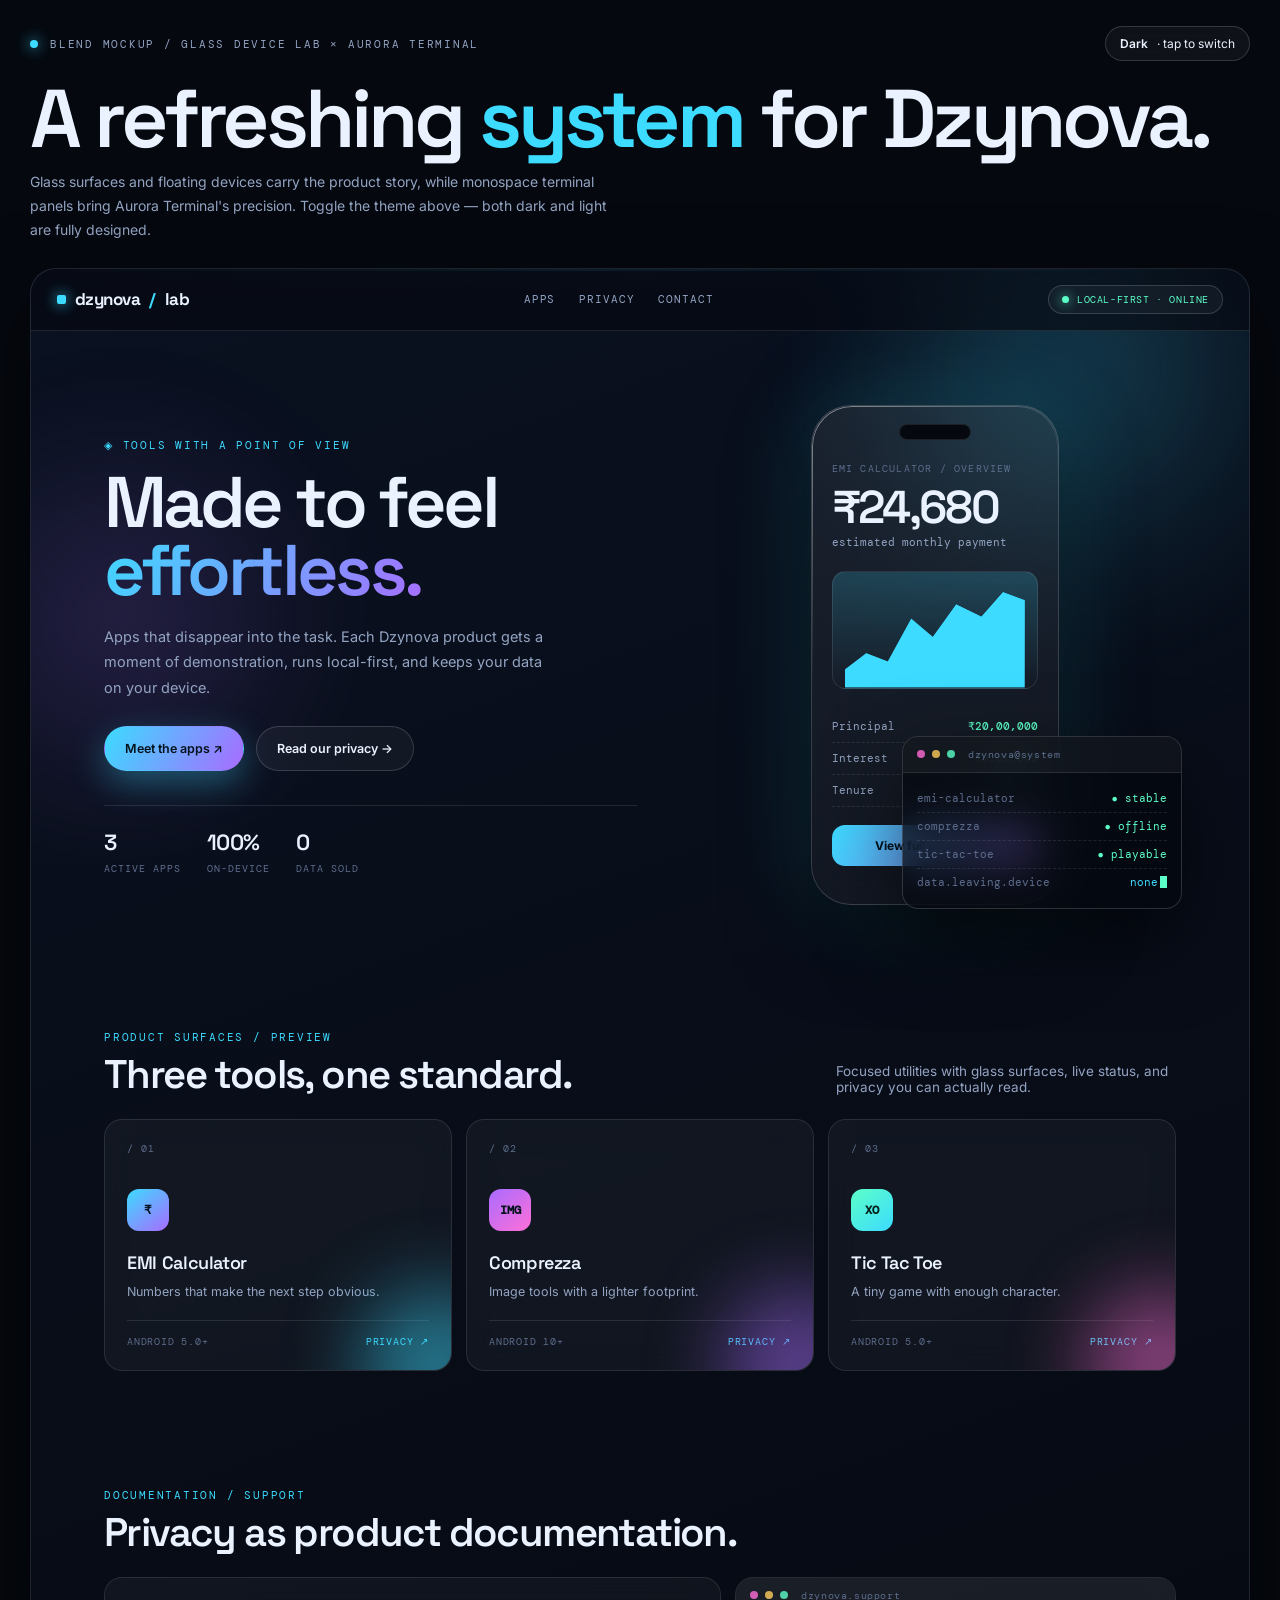
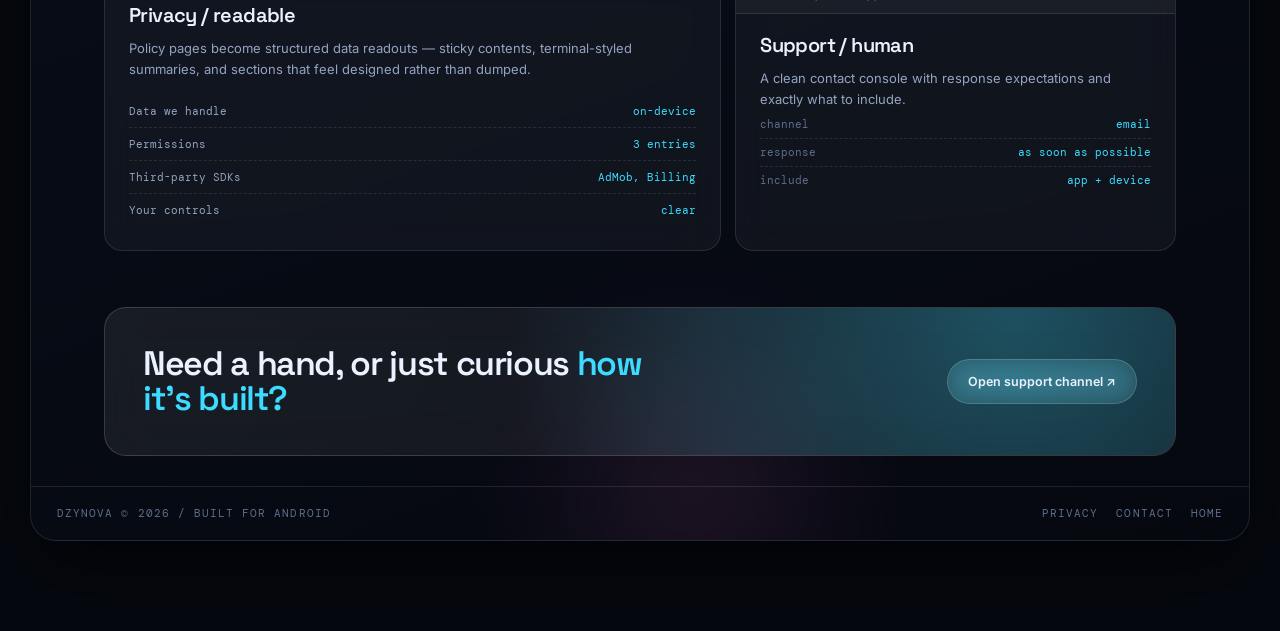
<file: .superpowers/brainstorm/mockup-v3.html>
<!doctype html>
<html lang="en">
<head>
<meta charset="utf-8"><meta name="viewport" content="width=device-width,initial-scale=1">
<title>Dzynova / Glass Device Lab × Aurora Terminal</title>
<link rel="preconnect" href="https://fonts.googleapis.com"><link rel="preconnect" href="https://fonts.gstatic.com" crossorigin>
<link href="https://fonts.googleapis.com/css2?family=DM+Mono:wght@400;500&family=Inter:wght@400;500;600&family=Space+Grotesk:wght@400;500;600;700&display=swap" rel="stylesheet">
<style>
*,*::before,*::after{box-sizing:border-box}
body{margin:0;font-family:Inter,system-ui,sans-serif}
button{font:inherit;cursor:pointer}

/* ---------- THEME TOKENS ---------- */
.stage{
  --bg:#05080f; --bg2:#0a1120;
  --glass:rgba(255,255,255,.045); --glass2:rgba(255,255,255,.075);
  --line:rgba(255,255,255,.10); --line2:rgba(255,255,255,.16);
  --ink:#eaf2ff; --muted:#93a4c2; --faint:#5d6d8c;
  --cyan:#3cdbff; --violet:#a86cff; --mint:#5cffc8; --pink:#ff6fd8;
  --glow1:rgba(60,219,255,.30); --glow2:rgba(168,108,255,.26); --glow3:rgba(255,111,216,.18);
  --shadow:0 30px 80px rgba(0,0,0,.55);
  --mono:'DM Mono',monospace; --disp:'Space Grotesk',sans-serif;
  background:var(--bg); color:var(--ink); min-height:100vh;
  transition:background .45s ease, color .45s ease;
}
.stage[data-theme="light"]{
  --bg:#e9eff9; --bg2:#f7faff;
  --glass:rgba(255,255,255,.62); --glass2:rgba(255,255,255,.85);
  --line:rgba(16,40,80,.10); --line2:rgba(16,40,80,.18);
  --ink:#0b1628; --muted:#54617c; --faint:#8a96ad;
  --cyan:#0a84c4; --violet:#6b3fd6; --mint:#0a9d6b; --pink:#cf3aa8;
  --glow1:rgba(10,132,196,.22); --glow2:rgba(107,63,214,.18); --glow3:rgba(207,58,168,.14);
  --shadow:0 26px 60px rgba(30,60,120,.18);
}

/* ---------- SHELL ---------- */
.shell{max-width:1340px;margin:auto;padding:26px 30px 90px}
.toolbar{display:flex;justify-content:space-between;align-items:center;gap:16px;margin-bottom:20px}
.tb-left{display:flex;align-items:center;gap:12px}
.tb-tag{font:11px var(--mono);text-transform:uppercase;letter-spacing:.16em;color:var(--muted)}
.theme-btn{display:inline-flex;align-items:center;gap:9px;padding:9px 14px;border-radius:99px;border:1px solid var(--line2);background:var(--glass);color:var(--ink);backdrop-filter:blur(14px);font-size:12px}
.theme-btn b{font-weight:600}
.dot{width:8px;height:8px;border-radius:50%;background:var(--cyan);box-shadow:0 0 14px var(--cyan)}
h1.page{font:600 clamp(38px,6.4vw,82px)/.92 var(--disp);letter-spacing:-.05em;margin:8px 0 14px}
h1.page em{font-style:normal;color:var(--cyan)}
.intro{max-width:600px;color:var(--muted);line-height:1.7;font-size:14px;margin:0 0 26px}

/* ---------- PREVIEW FRAME ---------- */
.preview{position:relative;border-radius:26px;overflow:hidden;border:1px solid var(--line);background:linear-gradient(160deg,var(--bg2),var(--bg));box-shadow:var(--shadow)}
.glowfield{position:absolute;inset:0;overflow:hidden;pointer-events:none;z-index:0}
.glow{position:absolute;border-radius:50%;filter:blur(70px);opacity:.9}
.glow.a{width:520px;height:520px;top:-160px;right:-80px;background:radial-gradient(circle,var(--glow1),transparent 65%);animation:drift 16s ease-in-out infinite}
.glow.b{width:460px;height:460px;top:120px;left:-140px;background:radial-gradient(circle,var(--glow2),transparent 65%);animation:drift 20s ease-in-out infinite reverse}
.glow.c{width:380px;height:380px;bottom:-140px;right:30%;background:radial-gradient(circle,var(--glow3),transparent 65%);animation:drift 24s ease-in-out infinite}
.scan{position:absolute;left:0;right:0;top:0;height:2px;background:linear-gradient(90deg,transparent,var(--cyan),transparent);opacity:.45;animation:scan 7s linear infinite;z-index:1}

/* ---------- NAV ---------- */
.nav{position:relative;z-index:4;display:flex;align-items:center;justify-content:space-between;gap:18px;padding:16px 26px;border-bottom:1px solid var(--line);background:color-mix(in srgb,var(--bg) 60%,transparent);backdrop-filter:blur(18px)}
.brand{display:flex;align-items:center;gap:9px;font:700 17px var(--disp);letter-spacing:-.03em}
.brand i{width:9px;height:9px;border-radius:2px;background:var(--cyan);box-shadow:0 0 14px var(--cyan)}
.navlinks{display:flex;gap:24px;font:11px var(--mono);text-transform:uppercase;letter-spacing:.08em;color:var(--muted)}
.navlinks span{cursor:pointer;transition:color .2s}
.navlinks span:hover{color:var(--ink)}
.status-pill{display:inline-flex;align-items:center;gap:8px;padding:7px 13px;border-radius:99px;border:1px solid var(--line2);background:var(--glass);font:10px var(--mono);letter-spacing:.06em;color:var(--mint)}
.status-pill i{width:7px;height:7px;border-radius:50%;background:var(--mint);box-shadow:0 0 12px var(--mint);animation:pulse 2.4s ease-in-out infinite}

/* ---------- HERO ---------- */
.hero{position:relative;z-index:3;display:grid;grid-template-columns:1.05fr .95fr;gap:56px;align-items:center;padding:64px 6% 54px}
.eyebrow{display:inline-flex;align-items:center;gap:9px;font:11px var(--mono);text-transform:uppercase;letter-spacing:.16em;color:var(--cyan)}
.hero h2{font:600 clamp(42px,5.6vw,74px)/.94 var(--disp);letter-spacing:-.05em;margin:16px 0 20px}
.hero h2 em{font-style:normal;background:linear-gradient(120deg,var(--cyan),var(--violet));-webkit-background-clip:text;background-clip:text;color:transparent}
.hero p{color:var(--muted);line-height:1.75;max-width:440px;font-size:14.5px}
.actions{display:flex;gap:12px;flex-wrap:wrap;margin-top:26px}
.btn{display:inline-flex;align-items:center;gap:10px;padding:14px 20px;border-radius:99px;border:1px solid transparent;font-size:12.5px;font-weight:600;text-decoration:none;transition:.25s}
.btn.primary{background:linear-gradient(120deg,var(--cyan),var(--violet));color:#04121c;box-shadow:0 12px 34px rgba(60,219,255,.35)}
.btn.primary:hover{transform:translateY(-3px);box-shadow:0 18px 42px rgba(60,219,255,.5)}
.btn.ghost{border-color:var(--line2);background:var(--glass);color:var(--ink);backdrop-filter:blur(12px)}
.btn.ghost:hover{border-color:var(--cyan);color:var(--cyan)}
.hero-stats{display:flex;gap:26px;margin-top:34px;padding-top:22px;border-top:1px solid var(--line)}
.stat b{display:block;font:600 22px var(--disp);letter-spacing:-.03em}
.stat span{font:10px var(--mono);text-transform:uppercase;letter-spacing:.1em;color:var(--faint)}

/* ---------- DEVICE STAGE ---------- */
.device-stage{position:relative;display:grid;place-items:center;min-height:520px}
.phone{position:relative;width:248px;height:500px;border-radius:40px;padding:14px;border:1px solid var(--line2);
  background:linear-gradient(165deg,var(--glass2),var(--glass));backdrop-filter:blur(22px);
  box-shadow:var(--shadow),0 0 90px rgba(60,219,255,.22);animation:float 6s ease-in-out infinite;z-index:2}
.phone::before{content:'';position:absolute;inset:0;border-radius:40px;padding:1px;background:linear-gradient(140deg,rgba(255,255,255,.5),transparent 40%);-webkit-mask:linear-gradient(#000 0 0) content-box,linear-gradient(#000 0 0);-webkit-mask-composite:xor;mask-composite:exclude;pointer-events:none}
.notch{width:72px;height:16px;border-radius:99px;background:var(--bg);margin:4px auto 22px;border:1px solid var(--line)}
.screen{padding:0 6px}
.screen .tag{font:10px var(--mono);text-transform:uppercase;letter-spacing:.12em;color:var(--faint)}
.screen .num{font:600 46px/1.05 var(--disp);letter-spacing:-.05em;margin:8px 0 4px}
.screen .sub{font:11px var(--mono);color:var(--muted)}
.chart{height:118px;margin:22px 0;border-radius:14px;border:1px solid var(--line);background:linear-gradient(180deg,rgba(60,219,255,.20),transparent);position:relative;overflow:hidden}
.chart .area{position:absolute;inset:14px 12px 0;clip-path:polygon(0 82%,12% 66%,24% 74%,37% 32%,49% 50%,62% 18%,76% 30%,88% 6%,100% 14%,100% 100%,0 100%);background:linear-gradient(180deg,var(--cyan),color-mix(in srgb,var(--cyan) 40%,transparent))}
.chart .line{position:absolute;inset:14px 12px 0;clip-path:polygon(0 82%,12% 66%,24% 74%,37% 32%,49% 50%,62% 18%,76% 30%,88% 6%,100% 14%,100% calc(100% - 1px),0 calc(100% - 1px));background:var(--cyan)}
.screen .rows{margin-top:6px}
.screen .rows .r{display:flex;justify-content:space-between;padding:9px 0;border-bottom:1px dashed var(--line);font:10.5px var(--mono);color:var(--muted)}
.screen .rows .r b{color:var(--mint);font-weight:500}
.phone-cta{margin-top:18px;padding:13px;border-radius:13px;text-align:center;background:linear-gradient(120deg,var(--cyan),var(--violet));color:#04121c;font-size:12px;font-weight:700}

/* ---------- TERMINAL (Aurora layer) ---------- */
.terminal{position:absolute;right:-6px;bottom:6px;width:280px;z-index:3;border-radius:16px;border:1px solid var(--line2);background:color-mix(in srgb,var(--bg) 72%,transparent);backdrop-filter:blur(20px);box-shadow:var(--shadow);overflow:hidden;animation:float 7s ease-in-out infinite .6s}
.term-head{display:flex;align-items:center;gap:7px;padding:11px 14px;border-bottom:1px solid var(--line);background:var(--glass)}
.term-head i{width:8px;height:8px;border-radius:50%;background:var(--pink);opacity:.8}
.term-head i:nth-child(2){background:#ffcf5c}
.term-head i:nth-child(3){background:var(--mint)}
.term-head span{margin-left:6px;font:10px var(--mono);color:var(--faint);letter-spacing:.06em}
.term-body{padding:12px 14px}
.term-row{display:flex;justify-content:space-between;gap:12px;padding:7px 0;font:10.5px var(--mono);border-bottom:1px dashed var(--line)}
.term-row:last-child{border-bottom:0}
.term-row .k{color:var(--faint)}
.term-row .v{color:var(--cyan)}
.term-row .v.ok{color:var(--mint)}
.cursor{display:inline-block;width:7px;height:12px;background:var(--mint);margin-left:2px;vertical-align:-2px;animation:blink 1.1s steps(1) infinite}

/* ---------- SECTIONS ---------- */
section.block{position:relative;z-index:3;padding:56px 6%}
.block-head{display:flex;align-items:flex-end;justify-content:space-between;gap:24px;margin-bottom:24px}
.block-head h3{font:600 clamp(26px,3.4vw,40px)/1 var(--disp);letter-spacing:-.04em;margin:10px 0 0}
.block-head p{color:var(--muted);font-size:13.5px;max-width:340px;margin:0}
.appgrid{display:grid;grid-template-columns:repeat(3,1fr);gap:14px}
.card{position:relative;border-radius:18px;padding:22px;border:1px solid var(--line);background:var(--glass);backdrop-filter:blur(16px);transition:transform .3s,box-shadow .3s,border-color .3s;overflow:hidden}
.card:hover{transform:translateY(-8px);border-color:var(--line2);box-shadow:0 24px 50px rgba(0,0,0,.35)}
.card::after{content:'';position:absolute;width:150px;height:150px;right:-60px;bottom:-70px;border-radius:50%;filter:blur(40px);opacity:.5;background:var(--cyan)}
.card:nth-child(2)::after{background:var(--violet)}
.card:nth-child(3)::after{background:var(--pink)}
.idx{font:10px var(--mono);color:var(--faint);letter-spacing:.1em}
.aicon{width:42px;height:42px;border-radius:12px;display:grid;place-items:center;font:600 12px var(--mono);margin:34px 0 20px;background:linear-gradient(140deg,var(--cyan),var(--violet));color:#04121c}
.card:nth-child(2) .aicon{background:linear-gradient(140deg,var(--violet),var(--pink))}
.card:nth-child(3) .aicon{background:linear-gradient(140deg,var(--mint),var(--cyan));color:#04201a}
.card h4{font:600 18px var(--disp);letter-spacing:-.02em;margin:0}
.card p{color:var(--muted);font-size:12.5px;line-height:1.6;margin:8px 0 18px}
.card .meta{display:flex;justify-content:space-between;align-items:center;padding-top:14px;border-top:1px solid var(--line);font:10px var(--mono);text-transform:uppercase;letter-spacing:.08em;color:var(--faint)}
.card .meta em{font-style:normal;color:var(--cyan)}
.split{display:grid;grid-template-columns:1.4fr 1fr;gap:14px}
.panel{border-radius:18px;border:1px solid var(--line);background:var(--glass);backdrop-filter:blur(16px);padding:24px}
.panel h4{font:600 20px var(--disp);margin:0 0 10px;letter-spacing:-.03em}
.panel p{color:var(--muted);font-size:13px;line-height:1.65;margin:0}
.panel .bar-line{height:6px;border-radius:99px;background:var(--line);margin:14px 0}
.panel .bar-line.short{width:58%}
.toc{list-style:none;margin:14px 0 0;padding:0;font:11px var(--mono);color:var(--muted)}
.toc li{display:flex;justify-content:space-between;padding:9px 0;border-bottom:1px dashed var(--line)}
.toc li:last-child{border-bottom:0}
.toc li span:last-child{color:var(--cyan)}
.cta-band{position:relative;z-index:3;margin:0 6% 30px;padding:38px;border-radius:22px;border:1px solid var(--line2);background:linear-gradient(120deg,var(--glass2),var(--glass));backdrop-filter:blur(20px);display:flex;justify-content:space-between;align-items:center;gap:28px;overflow:hidden}
.cta-band::before{content:'';position:absolute;inset:0;background:radial-gradient(circle at 85% 0%,var(--glow1),transparent 55%);pointer-events:none}
.cta-band h3{font:600 clamp(22px,3vw,34px)/1.05 var(--disp);letter-spacing:-.04em;margin:0;max-width:520px;position:relative}
.cta-band h3 em{font-style:normal;color:var(--cyan)}
.pfoot{position:relative;z-index:3;display:flex;justify-content:space-between;align-items:center;gap:16px;padding:20px 26px;border-top:1px solid var(--line);font:10.5px var(--mono);text-transform:uppercase;letter-spacing:.1em;color:var(--faint)}
.pfoot .links{display:flex;gap:18px}
.pfoot .links span{cursor:pointer;transition:color .2s}
.pfoot .links span:hover{color:var(--cyan)}

/* ---------- ANIMATIONS ---------- */
@keyframes drift{0%,100%{transform:translate(0,0) scale(1)}50%{transform:translate(26px,-30px) scale(1.1)}}
@keyframes float{0%,100%{transform:translateY(0)}50%{transform:translateY(-14px)}}
@keyframes scan{0%{transform:translateY(0)}100%{transform:translateY(560px)}}
@keyframes pulse{0%,100%{opacity:1}50%{opacity:.35}}
@keyframes blink{0%,100%{opacity:1}50%{opacity:0}}
.reveal{opacity:0;transform:translateY(20px);transition:opacity .7s ease,transform .7s ease}
.reveal.in{opacity:1;transform:none}

@media(max-width:900px){
  .hero{grid-template-columns:1fr;gap:40px}
  .device-stage{min-height:auto}
  .terminal{position:relative;right:auto;bottom:auto;width:100%;margin-top:-10px}
  .appgrid{grid-template-columns:1fr}
  .split{grid-template-columns:1fr}
  .cta-band{flex-direction:column;align-items:flex-start}
}
@media(max-width:640px){
  .shell{padding:18px 14px 60px}
  .navlinks{display:none}
  .hero{padding:44px 6% 40px}
  .phone{transform:scale(.92)}
  .block{padding:42px 6%}
  .cta-band{margin:0 6% 24px;padding:26px}
  .pfoot{flex-direction:column;align-items:flex-start}
}
@media(prefers-reduced-motion:reduce){*{animation-duration:.001ms!important;animation-iteration-count:1!important;transition-duration:.001ms!important}}
</style>
</head>
<body>
<div class="stage" id="stage" data-theme="dark">
<div class="shell">

  <div class="toolbar">
    <div class="tb-left">
      <span class="dot"></span>
      <span class="tb-tag">Blend mockup / Glass Device Lab × Aurora Terminal</span>
    </div>
    <button class="theme-btn" onclick="toggleTheme()">
      <b id="themeLabel">Dark</b> · tap to switch
    </button>
  </div>

  <h1 class="page">A refreshing <em>system</em> for Dzynova.</h1>
  <p class="intro">Glass surfaces and floating devices carry the product story, while monospace terminal panels bring Aurora Terminal's precision. Toggle the theme above — both dark and light are fully designed.</p>

  <!-- ============ PREVIEW ============ -->
  <div class="preview">
    <div class="glowfield"><div class="glow a"></div><div class="glow b"></div><div class="glow c"></div></div>
    <div class="scan"></div>

    <div class="nav">
      <div class="brand"><i></i>dzynova<span style="color:var(--cyan)">/</span>lab</div>
      <div class="navlinks"><span>Apps</span><span>Privacy</span><span>Contact</span></div>
      <div class="status-pill"><i></i>LOCAL-FIRST · ONLINE</div>
    </div>

    <div class="hero">
      <div class="reveal">
        <div class="eyebrow">◈ Tools with a point of view</div>
        <h2>Made to feel<br><em>effortless.</em></h2>
        <p>Apps that disappear into the task. Each Dzynova product gets a moment of demonstration, runs local-first, and keeps your data on your device.</p>
        <div class="actions">
          <a class="btn primary">Meet the apps ↗</a>
          <a class="btn ghost">Read our privacy →</a>
        </div>
        <div class="hero-stats">
          <div class="stat"><b data-count="3">0</b><span>Active apps</span></div>
          <div class="stat"><b data-count="100" data-suffix="%">0</b><span>On-device</span></div>
          <div class="stat"><b data-count="0">0</b><span>Data sold</span></div>
        </div>
      </div>

      <div class="device-stage reveal">
        <div class="phone">
          <div class="notch"></div>
          <div class="screen">
            <div class="tag">EMI Calculator / overview</div>
            <div class="num" data-count="24680" data-prefix="₹" data-group="1">₹0</div>
            <div class="sub">estimated monthly payment</div>
            <div class="chart"><div class="area"></div><div class="line"></div></div>
            <div class="rows">
              <div class="r"><span>Principal</span><b>₹20,00,000</b></div>
              <div class="r"><span>Interest</span><b>₹9,61,600</b></div>
              <div class="r"><span>Tenure</span><b>20 years</b></div>
            </div>
            <div class="phone-cta">View full breakdown</div>
          </div>
        </div>
        <div class="terminal">
          <div class="term-head"><i></i><i></i><i></i><span>dzynova@system</span></div>
          <div class="term-body">
            <div class="term-row"><span class="k">emi-calculator</span><span class="v ok">● stable</span></div>
            <div class="term-row"><span class="k">comprezza</span><span class="v ok">● offline</span></div>
            <div class="term-row"><span class="k">tic-tac-toe</span><span class="v ok">● playable</span></div>
            <div class="term-row"><span class="k">data.leaving.device</span><span class="v">none<cursor class="cursor"></cursor></span></div>
          </div>
        </div>
      </div>
    </div>

    <!-- APP MODULES -->
    <section class="block">
      <div class="block-head reveal">
        <div>
          <div class="eyebrow">Product surfaces / preview</div>
          <h3>Three tools, one standard.</h3>
        </div>
        <p>Focused utilities with glass surfaces, live status, and privacy you can actually read.</p>
      </div>
      <div class="appgrid">
        <div class="card reveal"><div class="idx">/ 01</div><div class="aicon">₹</div><h4>EMI Calculator</h4><p>Numbers that make the next step obvious.</p><div class="meta"><span>Android 5.0+</span><em>Privacy ↗</em></div></div>
        <div class="card reveal"><div class="idx">/ 02</div><div class="aicon">IMG</div><h4>Comprezza</h4><p>Image tools with a lighter footprint.</p><div class="meta"><span>Android 10+</span><em>Privacy ↗</em></div></div>
        <div class="card reveal"><div class="idx">/ 03</div><div class="aicon">XO</div><h4>Tic Tac Toe</h4><p>A tiny game with enough character.</p><div class="meta"><span>Android 5.0+</span><em>Privacy ↗</em></div></div>
      </div>
    </section>

    <!-- PRIVACY + SUPPORT -->
    <section class="block">
      <div class="block-head reveal">
        <div>
          <div class="eyebrow">Documentation / support</div>
          <h3>Privacy as product documentation.</h3>
        </div>
      </div>
      <div class="split">
        <div class="panel reveal">
          <h4>Privacy / readable</h4>
          <p>Policy pages become structured data readouts — sticky contents, terminal-styled summaries, and sections that feel designed rather than dumped.</p>
          <ul class="toc">
            <li><span>Data we handle</span><span>on-device</span></li>
            <li><span>Permissions</span><span>3 entries</span></li>
            <li><span>Third-party SDKs</span><span>AdMob, Billing</span></li>
            <li><span>Your controls</span><span>clear</span></li>
          </ul>
        </div>
        <div class="panel reveal">
          <div class="term-head" style="margin:-24px -24px 18px;border-radius:18px 18px 0 0"><i></i><i></i><i></i><span>dzynova.support</span></div>
          <h4 style="margin-top:6px">Support / human</h4>
          <p>A clean contact console with response expectations and exactly what to include.</p>
          <div class="term-row"><span class="k">channel</span><span class="v">email</span></div>
          <div class="term-row"><span class="k">response</span><span class="v">as soon as possible</span></div>
          <div class="term-row"><span class="k">include</span><span class="v">app + device</span></div>
        </div>
      </div>
    </section>

    <div class="cta-band reveal">
      <h3>Need a hand, or just curious <em>how it's built?</em></h3>
      <a class="btn ghost">Open support channel ↗</a>
    </div>

    <div class="pfoot">
      <span>Dzynova © 2026 / Built for Android</span>
      <div class="links"><span>Privacy</span><span>Contact</span><span>Home</span></div>
    </div>
  </div>
  <!-- ============ /PREVIEW ============ -->
</div>
</div>

<script>
const stage=document.getElementById('stage'),label=document.getElementById('themeLabel');
function toggleTheme(){
  const next=stage.dataset.theme==='dark'?'light':'dark';
  stage.dataset.theme=next; label.textContent=next==='dark'?'Dark':'Light';
}

// count-up
const counters=document.querySelectorAll('[data-count]');
const io=new IntersectionObserver((entries)=>{
  entries.forEach(e=>{
    if(!e.isIntersecting)return;
    const el=e.target,target=+el.dataset.count,prefix=el.dataset.prefix||'',suffix=el.dataset.suffix||'',group=el.dataset.group;
    const dur=1400,start=performance.now();
    function step(now){
      const p=Math.min((now-start)/dur,1),ease=1-Math.pow(1-p,3);
      let val=Math.round(target*ease);
      let txt=group?val.toLocaleString('en-IN'):String(val);
      el.textContent=prefix+txt+suffix;
      if(p<1)requestAnimationFrame(step);
    }
    requestAnimationFrame(step);
    io.unobserve(el);
  });
},{threshold:.4});
counters.forEach(c=>io.observe(c));

// reveal
const ro=new IntersectionObserver((entries)=>{
  entries.forEach((e,i)=>{if(e.isIntersecting){setTimeout(()=>e.target.classList.add('in'),i*60);ro.unobserve(e.target)}});
},{threshold:.15});
document.querySelectorAll('.reveal').forEach(el=>ro.observe(el));
</script>
</body></html>
</file>
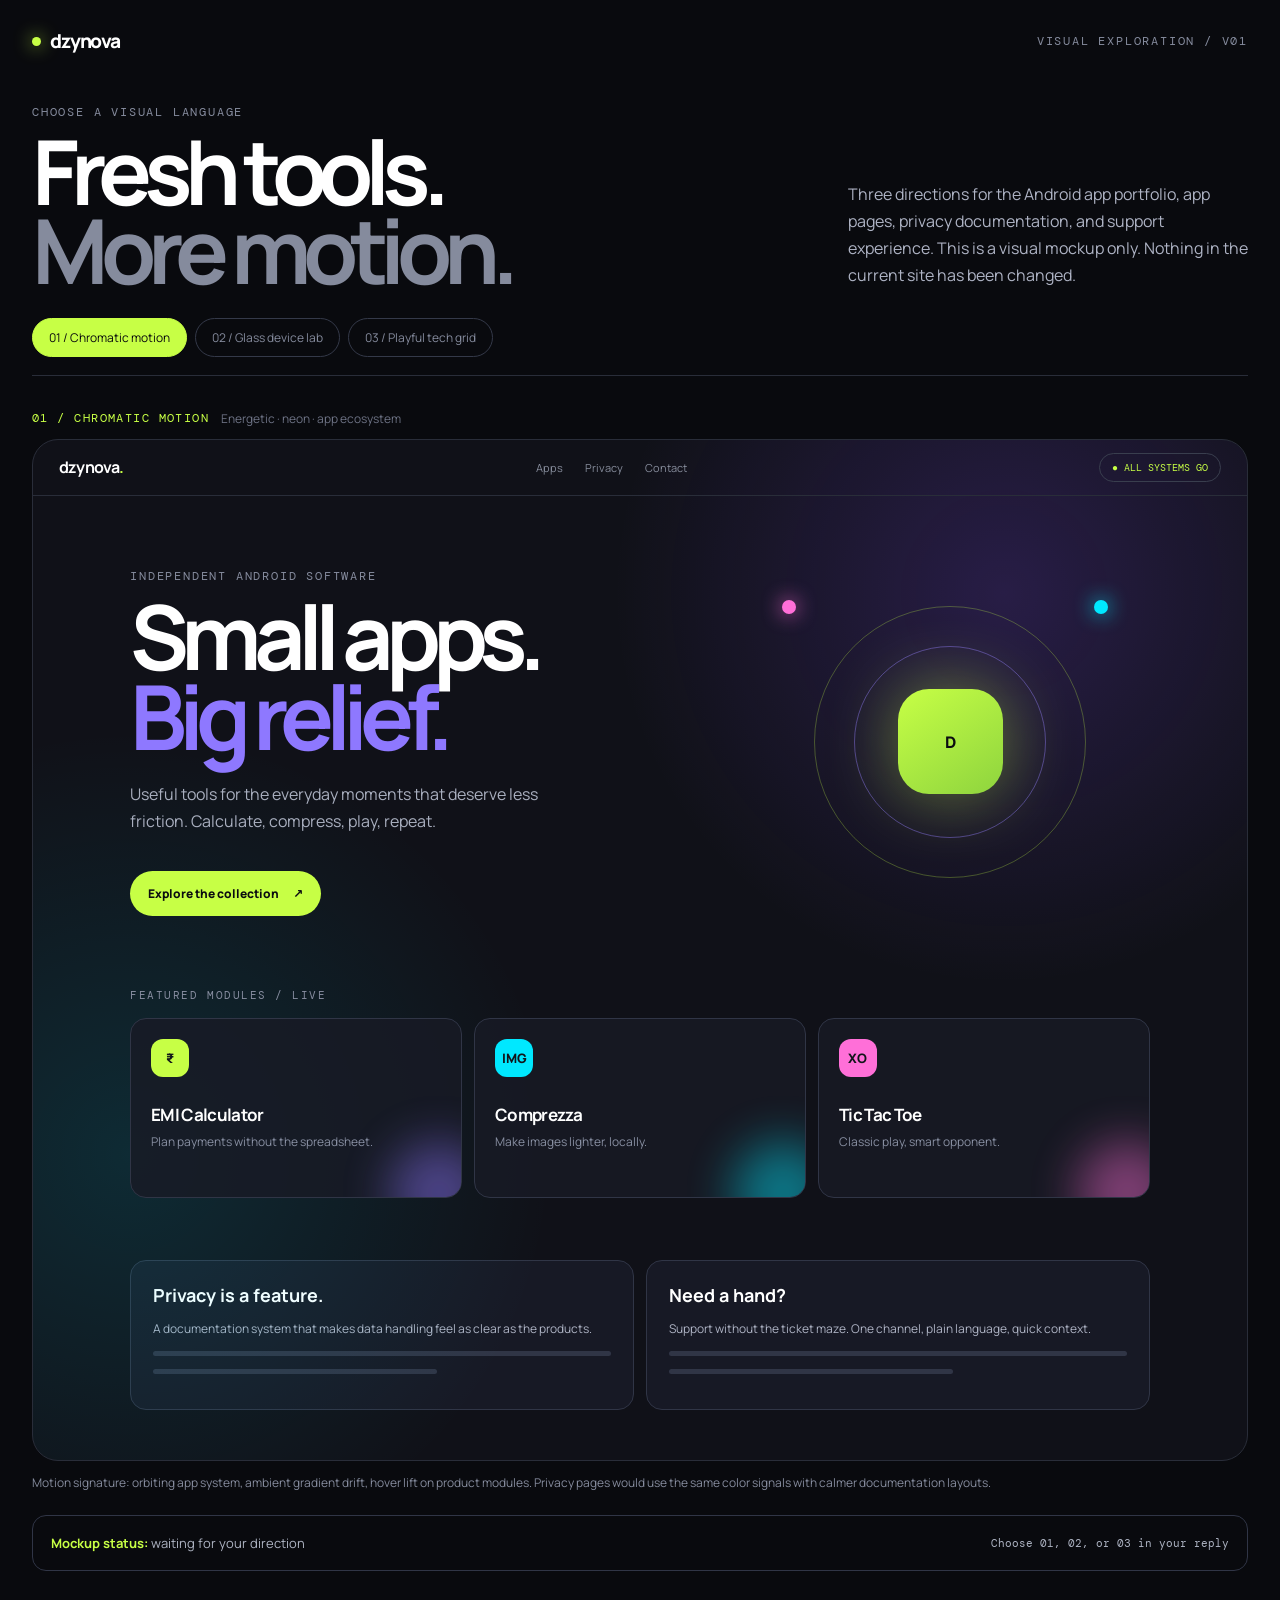
<file: .superpowers/brainstorm/mockup.html>
<!doctype html>
<html lang="en">
<head>
<meta charset="utf-8"><meta name="viewport" content="width=device-width,initial-scale=1">
<title>Dzynova / visual directions</title>
<link rel="preconnect" href="https://fonts.googleapis.com"><link rel="preconnect" href="https://fonts.gstatic.com" crossorigin>
<link href="https://fonts.googleapis.com/css2?family=DM+Mono:wght@400;500&family=Manrope:wght@400;500;600;700;800&family=Space+Grotesk:wght@400;500;600;700&display=swap" rel="stylesheet">
<style>
*{box-sizing:border-box}body{margin:0;background:#090a0e;color:#fff;font-family:Manrope,system-ui,sans-serif}button{font:inherit;cursor:pointer}.shell{max-width:1380px;margin:auto;padding:28px 32px 80px}.top{display:flex;justify-content:space-between;align-items:center;margin-bottom:26px;color:#aeb3c4}.brand{font-weight:800;letter-spacing:-.06em;font-size:1.2rem;color:#fff}.brand i{display:inline-block;width:9px;height:9px;background:#c7ff45;border-radius:50%;margin:0 9px 2px 0;box-shadow:0 0 18px #c7ff45}.eyebrow{font:12px 'DM Mono',monospace;text-transform:uppercase;letter-spacing:.15em;color:#858b9d}.intro{display:flex;align-items:end;justify-content:space-between;gap:30px;margin:50px 0 28px}.intro h1{font-size:clamp(40px,7vw,94px);letter-spacing:-.09em;line-height:.88;margin:12px 0 0;font-weight:700}.intro p{max-width:400px;color:#aeb3c4;line-height:1.7;margin:0}.switcher{display:flex;gap:8px;border-bottom:1px solid #292d39;padding-bottom:18px}.switcher button{border:1px solid #343949;border-radius:99px;background:transparent;color:#858b9d;padding:10px 16px;font-size:12px}.switcher button.active{color:#0a0b0e;background:#c7ff45;border-color:#c7ff45}.direction{display:none}.direction.active{display:block}.direction-label{display:flex;align-items:center;gap:12px;margin:34px 0 12px}.direction-label b{color:#c7ff45;font:12px 'DM Mono',monospace;letter-spacing:.12em}.direction-label span{color:#6d7284;font-size:12px}.preview{border:1px solid #292d39;border-radius:26px;overflow:hidden;background:#101118;min-height:650px;position:relative}.preview:before{content:'';position:absolute;inset:0;background:radial-gradient(circle at 80% 15%,rgba(135,76,255,.2),transparent 30%),radial-gradient(circle at 8% 70%,rgba(0,230,255,.12),transparent 32%);pointer-events:none}.bar{height:56px;border-bottom:1px solid #292d39;display:flex;align-items:center;justify-content:space-between;padding:0 26px;position:relative;z-index:2}.bar strong{letter-spacing:-.05em}.bar nav{display:flex;gap:22px;color:#868c9b;font-size:11px}.pill{border:1px solid #393e4e;border-radius:99px;color:#c7ff45;padding:7px 12px;font:10px 'DM Mono',monospace}.hero-preview{padding:72px 8%;position:relative;z-index:1;display:grid;grid-template-columns:1.15fr .85fr;gap:80px;align-items:center}.hero-preview h2{font-size:clamp(46px,7vw,94px);line-height:.9;letter-spacing:-.09em;margin:12px 0 24px;max-width:700px}.hero-preview h2 em{font-style:normal;color:#8e78ff}.hero-preview p{color:#a9afbf;max-width:450px;line-height:1.7}.cta{display:inline-flex;align-items:center;gap:14px;margin-top:20px;background:#c7ff45;color:#0b0c10;padding:14px 18px;border-radius:99px;font-size:12px;font-weight:800}.orbit{height:330px;position:relative;display:grid;place-items:center}.orbit:before,.orbit:after{content:'';position:absolute;border:1px solid rgba(199,255,69,.28);border-radius:50%;width:270px;height:270px;animation:spin 16s linear infinite}.orbit:after{width:190px;height:190px;border-color:rgba(142,120,255,.45);animation-direction:reverse;animation-duration:11s}.orb{width:105px;height:105px;border-radius:31px;background:linear-gradient(145deg,#c7ff45,#8ed43e);display:grid;place-items:center;color:#0b0c10;font-weight:800;box-shadow:0 0 70px rgba(199,255,69,.45);animation:float 4s ease-in-out infinite;z-index:1}.orbit .dot{position:absolute;width:14px;height:14px;border-radius:50%;background:#00e8ff;box-shadow:0 0 20px #00e8ff;top:23px;right:42px}.orbit .dot.two{background:#ff6fd8;box-shadow:0 0 20px #ff6fd8;bottom:40px;left:32px}.mock-section{padding:0 8% 62px;position:relative;z-index:1}.mock-title{font:11px 'DM Mono',monospace;color:#878da0;text-transform:uppercase;letter-spacing:.14em;margin-bottom:16px}.app-row{display:grid;grid-template-columns:repeat(3,1fr);gap:12px}.app{min-height:180px;padding:20px;border:1px solid #303546;border-radius:16px;background:rgba(24,26,37,.82);transition:.25s;position:relative;overflow:hidden}.app:hover{transform:translateY(-7px);border-color:#c7ff45}.app:after{content:'';position:absolute;width:100px;height:100px;border-radius:50%;right:-28px;bottom:-45px;background:#8e78ff;filter:blur(24px);opacity:.45}.app:nth-child(2):after{background:#00e8ff}.app:nth-child(3):after{background:#ff6fd8}.app .icon{width:38px;height:38px;border-radius:12px;background:#c7ff45;color:#12151a;display:grid;place-items:center;font-size:13px;font-weight:800;margin-bottom:26px}.app:nth-child(2) .icon{background:#00e8ff}.app:nth-child(3) .icon{background:#ff6fd8}.app h3{margin:0;font-size:17px;letter-spacing:-.04em}.app p{margin:7px 0 0;color:#888fa2;font-size:12px;line-height:1.5}.bottom-preview{padding:0 8% 50px;display:grid;grid-template-columns:1fr 1fr;gap:12px}.mini{border:1px solid #303546;border-radius:16px;padding:22px;background:#171925;color:#aeb3c4}.mini h3{color:#fff;margin:0 0 10px;font-size:18px}.mini p{font-size:12px;line-height:1.6}.mini .line{height:5px;background:#303546;margin:13px 0;border-radius:99px}.mini .line.short{width:62%}.glass .preview{background:linear-gradient(135deg,#101820,#171229);font-family:Space Grotesk,sans-serif}.glass .preview:before{background:radial-gradient(circle at 65% 20%,rgba(41,198,255,.28),transparent 29%),radial-gradient(circle at 12% 85%,rgba(193,73,255,.22),transparent 31%)}.glass .hero-preview h2{font-weight:500}.glass .hero-preview h2 em{color:#3cdbff}.phone{width:240px;height:470px;border:7px solid #272b38;border-radius:34px;background:linear-gradient(160deg,#20263a,#0c111f);box-shadow:20px 30px 90px rgba(0,0,0,.55),0 0 50px rgba(60,219,255,.2);padding:22px 16px;transform:rotate(5deg);animation:float 5s ease-in-out infinite}.phone .notch{width:64px;height:14px;background:#080b12;border-radius:99px;margin:0 auto 32px}.phone .big-num{font-size:49px;letter-spacing:-.09em}.phone small{color:#8d99ac;font-size:10px}.phone .chart{height:112px;margin:24px 0;border-radius:14px;background:linear-gradient(180deg,rgba(60,219,255,.25),transparent);border-bottom:2px solid #3cdbff;clip-path:polygon(0 80%,12% 67%,24% 74%,37% 34%,49% 50%,62% 20%,76% 31%,88% 8%,100% 14%,100% 100%,0 100%)}.phone .phone-button{height:42px;border-radius:12px;background:#3cdbff;color:#071017;text-align:center;padding:12px;font-size:11px;font-weight:700}.glass .app{background:rgba(255,255,255,.06);backdrop-filter:blur(14px);border-color:rgba(255,255,255,.15)}.glass .app .icon{border-radius:14px;background:linear-gradient(135deg,#3cdbff,#a86cff);color:#fff}.glass .app:nth-child(2) .icon{background:linear-gradient(135deg,#ffdd66,#ff6a93)}.glass .app:nth-child(3) .icon{background:linear-gradient(135deg,#7cffba,#37a8ff)}.playful .preview{background:#f6f4ee;color:#252632;border:0;border-radius:26px;font-family:Manrope}.playful .bar{border-color:#dedbd3}.playful .bar strong{color:#252632}.playful .bar nav{color:#777775}.playful .pill{color:#5d52d9;border-color:#8d84ff}.playful .hero-preview h2{color:#252632}.playful .hero-preview h2 em{color:#6857e8}.playful .hero-preview p{color:#6d6b72}.playful .cta{background:#6857e8;color:#fff;box-shadow:5px 6px 0 #c7ff45}.playful .orbit:before{border-color:#c7ff45}.playful .orbit:after{border-color:#ff73b9}.playful .orb{background:#ff73b9;color:#fff;box-shadow:0 0 50px rgba(255,115,185,.35);border-radius:50%}.playful .app{background:#fff;border-color:#dedbd3;box-shadow:0 8px 0 #dedbd3}.playful .app h3{color:#252632}.playful .app p{color:#77757d}.playful .app .icon{background:#c7ff45}.playful .app:nth-child(2) .icon{background:#ffb34d}.playful .app:nth-child(3) .icon{background:#70dcff}.playful .mini{background:#fff;border-color:#dedbd3;color:#77757d}.playful .mini h3{color:#252632}.selection{margin-top:22px;padding:18px;border:1px solid #303546;border-radius:14px;color:#adb3c2;font-size:13px;display:flex;justify-content:space-between;gap:18px;align-items:center}.selection strong{color:#c7ff45}.selection span{font:11px 'DM Mono',monospace}.note{color:#858b9d;font-size:12px;margin:12px 0 0;line-height:1.6}@keyframes spin{to{transform:rotate(360deg)}}@keyframes float{50%{transform:translateY(-13px) rotate(5deg)}}@media(max-width:720px){.shell{padding:20px 15px 60px}.top{margin-bottom:20px}.intro{display:block;margin:38px 0 22px}.intro h1{font-size:55px;margin-bottom:22px}.switcher{overflow:auto}.switcher button{white-space:nowrap}.preview{min-height:auto}.bar{padding:0 17px}.bar nav{display:none}.hero-preview{display:flex;flex-direction:column;padding:55px 7%;gap:20px;align-items:start}.hero-preview h2{font-size:57px}.orbit{width:100%;height:260px}.app-row,.bottom-preview{grid-template-columns:1fr;padding-left:7%;padding-right:7%}.phone{transform:rotate(3deg) scale(.86)}.glass .hero-preview{align-items:center}.glass .hero-preview>div:first-child{align-self:start}.direction-label{margin-top:25px}}
</style>
</head>
<body>
<div class="shell">
  <div class="top"><div class="brand"><i></i>dzynova</div><div class="eyebrow">visual exploration / v01</div></div>
  <div class="intro"><div><div class="eyebrow">Choose a visual language</div><h1>Fresh tools.<br><span style="color:#858b9d">More motion.</span></h1></div><p>Three directions for the Android app portfolio, app pages, privacy documentation, and support experience. This is a visual mockup only. Nothing in the current site has been changed.</p></div>
  <div class="switcher"><button class="active" data-tab="chromatic">01 / Chromatic motion</button><button data-tab="glass">02 / Glass device lab</button><button data-tab="playful">03 / Playful tech grid</button></div>
  <div class="direction active" id="chromatic"><div class="direction-label"><b>01 / CHROMATIC MOTION</b><span>Energetic · neon · app ecosystem</span></div><div class="preview"><div class="bar"><strong>dzynova<span style="color:#c7ff45">.</span></strong><nav><span>Apps</span><span>Privacy</span><span>Contact</span></nav><span class="pill">● ALL SYSTEMS GO</span></div><div class="hero-preview"><div><div class="eyebrow">Independent Android software</div><h2>Small apps.<br><em>Big relief.</em></h2><p>Useful tools for the everyday moments that deserve less friction. Calculate, compress, play, repeat.</p><a class="cta">Explore the collection <b>↗</b></a></div><div class="orbit"><div class="orb">D</div><span class="dot"></span><span class="dot two"></span></div></div><div class="mock-section"><div class="mock-title">Featured modules / live</div><div class="app-row"><div class="app"><div class="icon">₹</div><h3>EMI Calculator</h3><p>Plan payments without the spreadsheet.</p></div><div class="app"><div class="icon">IMG</div><h3>Comprezza</h3><p>Make images lighter, locally.</p></div><div class="app"><div class="icon">XO</div><h3>Tic Tac Toe</h3><p>Classic play, smart opponent.</p></div></div></div><div class="bottom-preview"><div class="mini"><h3>Privacy is a feature.</h3><p>A documentation system that makes data handling feel as clear as the products.</p><div class="line"></div><div class="line short"></div></div><div class="mini"><h3>Need a hand?</h3><p>Support without the ticket maze. One channel, plain language, quick context.</p><div class="line"></div><div class="line short"></div></div></div></div><p class="note">Motion signature: orbiting app system, ambient gradient drift, hover lift on product modules. Privacy pages would use the same color signals with calmer documentation layouts.</p></div>
  <div class="direction glass" id="glass"><div class="direction-label"><b>02 / GLASS DEVICE LAB</b><span>Premium · tactile · product showcase</span></div><div class="preview"><div class="bar"><strong>dzynova<span style="color:#3cdbff">/</span>lab</strong><nav><span>Products</span><span>Principles</span><span>Support</span></nav><span class="pill">LOCAL-FIRST</span></div><div class="hero-preview"><div><div class="eyebrow">Tools with a point of view</div><h2>Made to feel<br><em>effortless.</em></h2><p>Apps that disappear into the task. A more polished, tactile direction where each product gets a small moment of demonstration.</p><a class="cta" style="background:#3cdbff">Meet the apps <b>↗</b></a></div><div class="phone"><div class="notch"></div><small>EMI CALCULATOR / OVERVIEW</small><div class="big-num">₹24,680</div><small>monthly payment</small><div class="chart"></div><div class="phone-button">View breakdown</div></div></div><div class="mock-section"><div class="mock-title">Product surfaces / preview</div><div class="app-row"><div class="app"><div class="icon">₹</div><h3>EMI Calculator</h3><p>Numbers that make the next step obvious.</p></div><div class="app"><div class="icon">IMG</div><h3>Comprezza</h3><p>Image tools with a lighter footprint.</p></div><div class="app"><div class="icon">XO</div><h3>Tic Tac Toe</h3><p>A tiny game with enough character.</p></div></div></div><div class="bottom-preview"><div class="mini"><h3>Privacy / readable</h3><p>Soft cards, clear data summaries, sticky contents, and policy details that feel like product documentation.</p></div><div class="mini"><h3>Support / human</h3><p>A simple contact panel beside a live-looking app status and response expectations.</p></div></div></div><p class="note">Motion signature: floating phone mockup, glass hover states, number count-up moments, soft depth and parallax on the hero.</p></div>
  <div class="direction playful" id="playful"><div class="direction-label"><b>03 / PLAYFUL TECH GRID</b><span>Friendly · colorful · memorable</span></div><div class="preview"><div class="bar"><strong>dzynova<span style="color:#6857e8">✦</span></strong><nav><span>Apps</span><span>Good to know</span><span>Say hello</span></nav><span class="pill">MADE WITH CARE</span></div><div class="hero-preview"><div><div class="eyebrow" style="color:#6857e8">Good software for regular people</div><h2>Your tiny<br><em>digital toolkit.</em></h2><p>Friendly, focused apps that help you solve the small stuff and get back to your day.</p><a class="cta">See what's inside <b>↗</b></a></div><div class="orbit"><div class="orb">✦</div><span class="dot"></span><span class="dot two"></span></div></div><div class="mock-section"><div class="mock-title" style="color:#77757d">Pick a tool / make a dent</div><div class="app-row"><div class="app"><div class="icon">₹</div><h3>EMI Calculator</h3><p>Money math without the money stress.</p></div><div class="app"><div class="icon">IMG</div><h3>Comprezza</h3><p>Less file size, more room for memories.</p></div><div class="app"><div class="icon">XO</div><h3>Tic Tac Toe</h3><p>One more round? Obviously.</p></div></div></div><div class="bottom-preview"><div class="mini"><h3>Privacy, in plain English.</h3><p>Color-coded summaries, friendly section labels, and a policy page that people might actually read.</p></div><div class="mini"><h3>Talk to a human.</h3><p>No maze. No jargon. Just a clear email link and the useful details to include.</p></div></div></div><p class="note">Motion signature: bouncy card entrances, playful cursor trails, rotating badge marks, and lightweight tap feedback. Privacy stays bright, structured, and approachable.</p></div>
  <div class="selection"><div><strong>Mockup status:</strong> waiting for your direction</div><span>Choose 01, 02, or 03 in your reply</span></div>
</div>
<script>document.querySelectorAll('.switcher button').forEach(b=>b.addEventListener('click',()=>{document.querySelectorAll('.switcher button').forEach(x=>x.classList.remove('active'));document.querySelectorAll('.direction').forEach(x=>x.classList.remove('active'));b.classList.add('active');document.getElementById(b.dataset.tab).classList.add('active')}));</script>
</body></html>
</file>
<file: styles.css>
@import url('https://fonts.googleapis.com/css2?family=DM+Mono:wght@400;500&family=Inter:wght@400;500;600&family=Space+Grotesk:wght@400;500;600&display=swap');

/* ============================================================
   DZYNOVA — Glass Device Lab × Aurora Terminal
   Design tokens follow the Refactoring UI skill:
   - spacing 4 8 12 16 24 32 48 64 96 128 192 256 (no two
     neighbours closer than ~25%, so every choice is obvious)
   - type 12 14 16 18 20 24 30 36 48 60 72, px only, never em
   - two weights: 400/500 body, 600 emphasis, nothing under 400
   - leading tight 1 / snug 1.25 / normal 1.5 / loose 1.75,
     measure 20-35em (em is correct for measure only)
   - radius: 16 main, 8 small, full pills (phone 40 is a device
     mock, not a UI card)
   - borders 1px decorative / 2px functional-or-focus
   - opacity from a fixed set, never an eyeballed slider
   - two-part shadows picked by z-position, never by looks
   - colours in HSL so shades read as related; saturation rises
     as lightness leaves 50% so the ends don't wash out
   ============================================================ */
*,*::before,*::after{box-sizing:border-box}
html{scroll-behavior:smooth}

html[data-theme="dark"]{
  --bg:hsl(222,50%,4%);
  --bg2:hsl(222,50%,8%);
  --glass:hsla(0,0%,100%,.05);
  --glass2:hsla(0,0%,100%,.1);
  --line:hsla(0,0%,100%,.1);
  --line2:hsla(0,0%,100%,.2);
  --border-strong:hsl(220,18%,50%);
  --ink:hsl(216,100%,96%);
  --muted:hsl(218,26%,72%);
  --faint:hsl(218,20%,62%);
  --cyan:hsl(192,100%,62%);
  --cyan-edge:hsl(192,100%,80%);
  --violet:hsl(258,100%,71%);
  --mint:hsl(156,100%,68%);
  --pink:hsl(315,100%,72%);
  --glow1:rgba(60,219,255,.30);
  --glow2:rgba(168,108,255,.26);
  --glow3:rgba(255,111,216,.18);
}
html[data-theme="light"]{
  --bg:hsl(218,50%,94%);
  --bg2:hsl(216,100%,98%);
  --glass:hsla(0,0%,100%,.6);
  --glass2:hsla(0,0%,100%,.8);
  --line:hsla(220,60%,20%,.1);
  --line2:hsla(220,60%,20%,.2);
  --border-strong:hsl(220,14%,55%);
  --ink:hsl(219,57%,10%);
  --muted:hsl(220,20%,38%);
  --faint:hsl(220,16%,42%);
  --cyan:hsl(203,88%,32%);
  --cyan-edge:hsl(192,100%,80%);
  --violet:hsl(255,62%,52%);
  --mint:hsl(160,84%,25%);
  --pink:hsl(315,62%,50%);
  --glow1:rgba(10,132,196,.22);
  --glow2:rgba(107,63,214,.18);
  --glow3:rgba(207,58,168,.14);
}
:root{
  --mono:'DM Mono',monospace;
  --disp:'Space Grotesk',sans-serif;
  --body:Inter,system-ui,sans-serif;
  --space-1:4px; --space-2:8px; --space-3:12px; --space-4:16px;
  --space-5:24px; --space-6:32px; --space-7:48px; --space-8:64px;
  --space-9:96px; --space-10:128px;
  --leading-tight:1; --leading-snug:1.25;
  --leading-normal:1.5; --leading-loose:1.75;
  --radius:16px; --radius-sm:8px; --radius-full:9999px;
  --tracking:.08em;
  --shadow-1:0 1px 3px hsla(0,0%,0%,.12), 0 1px 2px hsla(0,0%,0%,.24);
  --shadow-2:0 3px 6px hsla(0,0%,0%,.15), 0 2px 4px hsla(0,0%,0%,.12);
  --shadow-3:0 10px 20px hsla(0,0%,0%,.15), 0 3px 6px hsla(0,0%,0%,.1);
  --shadow-4:0 15px 25px hsla(0,0%,0%,.15), 0 5px 10px hsla(0,0%,0%,.05);
  --shadow-5:0 20px 40px hsla(0,0%,0%,.2);
}

body{margin:0;font-family:var(--body);background:var(--bg);color:var(--ink);
  line-height:var(--leading-normal);
  -webkit-font-smoothing:antialiased;transition:background .45s ease,color .45s ease}
a{color:var(--cyan);text-decoration:none;transition:color .2s}
a:hover{color:var(--violet)}
h1,h2{margin:0;line-height:var(--leading-tight);letter-spacing:-.04em}
h3,h4{margin:0;line-height:var(--leading-snug);letter-spacing:-.02em}
:focus-visible{outline:2px solid var(--cyan);outline-offset:2px}
.wrapper{width:min(1280px,calc(100% - 64px));margin:0 auto}

/* ---------- AMBIENT AURORA (global, fixed) ---------- */
.aurora-bg{position:fixed;inset:0;z-index:-1;overflow:hidden;pointer-events:none}
.aurora-bg i{position:absolute;border-radius:50%;filter:blur(90px);opacity:.8}
.aurora-bg i:nth-child(1){width:560px;height:560px;top:-180px;right:-120px;background:radial-gradient(circle,var(--glow1),transparent 65%);animation:drift 17s ease-in-out infinite}
.aurora-bg i:nth-child(2){width:520px;height:520px;top:16%;left:-180px;background:radial-gradient(circle,var(--glow2),transparent 65%);animation:drift 22s ease-in-out infinite reverse}
.aurora-bg i:nth-child(3){width:460px;height:460px;bottom:-180px;left:38%;background:radial-gradient(circle,var(--glow3),transparent 65%);animation:drift 26s ease-in-out infinite}

/* ---------- NAV ---------- */
nav{position:sticky;top:0;z-index:50;border-bottom:1px solid var(--line);
  background:color-mix(in srgb,var(--bg) 72%,transparent);backdrop-filter:blur(18px)}
nav .wrapper{display:flex;align-items:center;justify-content:space-between;gap:var(--space-4);min-height:64px}
.brand{display:flex;align-items:center;gap:var(--space-2);font:600 18px var(--disp);letter-spacing:-.03em;color:var(--ink)}
.brand i{width:8px;height:8px;border-radius:2px;background:var(--cyan);box-shadow:0 0 14px var(--cyan)}
.brand span{color:var(--cyan)}
nav .navlinks{display:flex;gap:var(--space-5);font:500 12px var(--mono);text-transform:uppercase;letter-spacing:var(--tracking);list-style:none;margin:0;padding:0}
nav .navlinks a{color:var(--muted)}
nav .navlinks a:hover{color:var(--cyan)}
.nav-actions{display:flex;align-items:center;gap:var(--space-2)}
.theme-toggle{width:32px;height:32px;border-radius:var(--radius-sm);border:1px solid var(--border-strong);background:var(--glass);
  color:var(--ink);display:grid;place-items:center;backdrop-filter:blur(12px);cursor:pointer;transition:.2s;font-size:14px}
.theme-toggle:hover{border-color:var(--cyan);color:var(--cyan)}
.menu-btn{display:none;width:32px;height:32px;border-radius:var(--radius-sm);border:1px solid var(--border-strong);background:var(--glass);cursor:pointer}
.menu-btn::before{content:'';display:block;width:16px;height:1.5px;background:var(--muted);margin:0 auto;box-shadow:0 5px 0 var(--muted),0 -5px 0 var(--muted)}

/* ---------- REUSABLE ---------- */
.eyebrow, .section-label{display:inline-flex;align-items:center;gap:var(--space-2);font:500 12px var(--mono);
  text-transform:uppercase;letter-spacing:var(--tracking);color:var(--cyan)}
.btn{display:inline-flex;align-items:center;gap:var(--space-2);padding:var(--space-4) var(--space-5);border-radius:var(--radius-full);border:1px solid transparent;
  font-size:14px;font-weight:600;transition:.25s;cursor:pointer}
.btn.primary{background:linear-gradient(120deg,var(--cyan),var(--violet));color:#04121c;
  box-shadow:inset 0 1px 0 var(--cyan-edge), var(--shadow-1)}
.btn.primary:hover{transform:translateY(-2px);box-shadow:inset 0 1px 0 var(--cyan-edge), var(--shadow-2);color:#04121c}
.btn.primary:active{transform:translateY(0);box-shadow:inset 0 1px 0 var(--cyan-edge), var(--shadow-1)}
.btn.ghost{border-color:var(--line2);background:var(--glass);color:var(--ink);backdrop-filter:blur(12px);box-shadow:var(--shadow-1)}
.btn.ghost:hover{border-color:var(--cyan);color:var(--cyan)}
.reveal{opacity:0;transform:translateY(20px);transition:opacity .7s ease,transform .7s ease}
.reveal.in{opacity:1;transform:none}

/* ---------- HERO ---------- */
.hero{position:relative;padding:var(--space-8) 0 var(--space-7)}
.hero-grid{display:grid;grid-template-columns:1.05fr .95fr;gap:var(--space-7);align-items:center}
.hero h1{font-size:clamp(36px,5.6vw,60px);margin:var(--space-3) 0 var(--space-5)}
.hero h1 em{font-style:normal;background:linear-gradient(120deg,var(--cyan),var(--violet));-webkit-background-clip:text;background-clip:text;color:transparent}
.hero .lead{color:var(--muted);max-width:30em;font-size:16px}
.hero .actions{display:flex;gap:var(--space-3);flex-wrap:wrap;margin-top:var(--space-5)}
.hero-stats{display:flex;gap:var(--space-6);margin-top:var(--space-6);padding-top:var(--space-5);border-top:1px solid var(--line)}
.stat b{display:block;font:600 24px var(--disp);letter-spacing:-.03em;margin-bottom:var(--space-1)}
.stat span{font:500 12px var(--mono);text-transform:uppercase;letter-spacing:var(--tracking);color:var(--faint)}

/* ---------- DEVICE STAGE ---------- */
.device-stage{position:relative;display:grid;place-items:center;min-height:520px}
.phone{position:relative;width:248px;height:500px;border-radius:40px;padding:var(--space-4);border:1px solid var(--line2);
  background:linear-gradient(165deg,var(--glass2),var(--glass));backdrop-filter:blur(22px);
  box-shadow:inset 0 1px 0 hsla(0,0%,100%,.07), var(--shadow-5),0 0 90px var(--glow1);animation:float 6s ease-in-out infinite;z-index:2}
.notch{width:72px;height:16px;border-radius:var(--radius-full);background:var(--bg);margin:var(--space-1) auto var(--space-5);border:1px solid var(--line)}
.screen{padding:0 var(--space-2)}
.screen .tag{font:500 12px var(--mono);text-transform:uppercase;letter-spacing:var(--tracking);color:var(--faint)}
.screen .num{font:600 48px/var(--leading-tight) var(--disp);letter-spacing:-.05em;margin:var(--space-2) 0 var(--space-1)}
.screen .sub{font:400 12px var(--mono);color:var(--muted)}
.chart{height:96px;margin:var(--space-4) 0;border-radius:var(--radius);border:1px solid var(--line);
  background:linear-gradient(180deg,var(--glow1),transparent);position:relative;overflow:hidden}
.chart .area{position:absolute;inset:16px 12px 0;clip-path:polygon(0 82%,12% 66%,24% 74%,37% 32%,49% 50%,62% 18%,76% 30%,88% 6%,100% 14%,100% 100%,0 100%);background:linear-gradient(180deg,var(--cyan),transparent)}
.chart .line{position:absolute;inset:16px 12px 0;clip-path:polygon(0 82%,12% 66%,24% 74%,37% 32%,49% 50%,62% 18%,76% 30%,88% 6%,100% 14%,100% calc(100% - 1px),0 calc(100% - 1px));background:var(--cyan)}
.screen .rows{margin-top:var(--space-2)}
.screen .rows .r{display:flex;justify-content:space-between;padding:var(--space-2) 0;border-bottom:1px dashed var(--line);font:400 12px var(--mono);color:var(--muted)}
.screen .rows .r b{color:var(--mint);font-weight:500}
.phone-cta{margin-top:var(--space-4);padding:var(--space-3);border-radius:var(--radius-sm);text-align:center;background:linear-gradient(120deg,var(--cyan),var(--violet));color:#04121c;font-size:12px;font-weight:600}

/* terminal (Aurora layer) */
.terminal{width:256px;z-index:3;border-radius:var(--radius);border:1px solid var(--line2);
  background:color-mix(in srgb,var(--bg) 78%,transparent);backdrop-filter:blur(20px);
  box-shadow:inset 0 1px 0 hsla(0,0%,100%,.07), var(--shadow-4);overflow:hidden}
.device-stage .terminal{position:absolute;right:-6px;bottom:6px;animation:float 7s ease-in-out infinite .6s}
.term-head{display:flex;align-items:center;gap:var(--space-2);padding:var(--space-3) var(--space-4);border-bottom:1px solid var(--line);background:var(--glass)}
.term-head i{width:8px;height:8px;border-radius:50%;background:var(--pink);opacity:.8}
.term-head i:nth-child(2){background:#ffcf5c}
.term-head i:nth-child(3){background:var(--mint)}
.term-head span{margin-left:var(--space-2);font:400 12px var(--mono);color:var(--faint);letter-spacing:var(--tracking)}
.term-body{padding:var(--space-3) var(--space-4)}
.term-row{display:flex;justify-content:space-between;gap:var(--space-3);padding:var(--space-2) 0;font:400 12px var(--mono);border-bottom:1px dashed var(--line)}
.term-row:last-child{border-bottom:0}
.term-row .k{color:var(--faint)}
.term-row .v{color:var(--cyan);text-align:right}
.term-row .v.ok{color:var(--mint)}
.cursor{display:inline-block;width:8px;height:12px;background:var(--mint);margin-left:2px;vertical-align:-2px;animation:blink 1.1s steps(1) infinite}

/* ---------- SECTION BLOCKS ---------- */
section.block{position:relative;padding:var(--space-7) 0}
.block-head{display:flex;align-items:flex-end;justify-content:space-between;gap:var(--space-5);margin-bottom:var(--space-5);flex-wrap:wrap}
.block-head h2{font-size:clamp(24px,3.4vw,36px);margin:var(--space-3) 0 0}
.block-head p{color:var(--muted);font-size:14px;max-width:26em;margin:0}

.appgrid{display:grid;grid-template-columns:repeat(3,1fr);gap:var(--space-4)}
.card{position:relative;border-radius:var(--radius);padding:var(--space-5);border:1px solid var(--line);background:var(--glass);
  backdrop-filter:blur(16px);transition:transform .3s,box-shadow .3s,border-color .3s;overflow:hidden;
  box-shadow:inset 0 1px 0 hsla(0,0%,100%,.07), var(--shadow-1)}
.card:hover{transform:translateY(-8px);border-color:var(--line2);
  box-shadow:inset 0 1px 0 hsla(0,0%,100%,.07), var(--shadow-4)}
.card::after{content:'';position:absolute;width:150px;height:150px;right:-60px;bottom:-70px;border-radius:50%;filter:blur(40px);opacity:.4;background:var(--cyan)}
.card:nth-child(2)::after{background:var(--violet)}
.card:nth-child(3)::after{background:var(--pink)}
.card:nth-child(4)::after{background:var(--mint)}
.card .idx{font:500 12px var(--mono);color:var(--faint);letter-spacing:var(--tracking)}
.aicon{width:48px;height:48px;border-radius:var(--radius-sm);display:grid;place-items:center;font:600 12px var(--mono);margin:var(--space-6) 0 var(--space-4);
  background:linear-gradient(140deg,var(--cyan),var(--violet));color:#04121c}
.card:nth-child(2) .aicon{background:linear-gradient(140deg,var(--violet),var(--pink))}
.card:nth-child(3) .aicon{background:linear-gradient(140deg,var(--mint),var(--cyan));color:#04201a}
.card h3{font-size:20px}
.card p{color:var(--muted);font-size:14px;line-height:var(--leading-normal);margin:var(--space-2) 0 var(--space-4)}
.card .meta{display:flex;justify-content:space-between;align-items:center;padding-top:var(--space-4);border-top:1px solid var(--line);
  font:500 12px var(--mono);text-transform:uppercase;letter-spacing:var(--tracking);color:var(--faint);position:relative;z-index:1}
.card .meta a{color:var(--cyan)}

.split{display:grid;grid-template-columns:1.35fr 1fr;gap:var(--space-4)}
.panel{border-radius:var(--radius);border:1px solid var(--line);background:var(--glass);backdrop-filter:blur(16px);padding:var(--space-5);overflow:hidden;
  box-shadow:inset 0 1px 0 hsla(0,0%,100%,.07), var(--shadow-1)}
.panel h3{font-size:20px;margin:0 0 var(--space-3)}
.panel p{color:var(--muted);font-size:14px;line-height:var(--leading-normal);margin:0;max-width:34em}
.panel .bar-line{height:6px;border-radius:var(--radius-full);background:var(--line);margin:var(--space-4) 0}
.panel .bar-line.short{width:58%}
.panel .term-head{margin:calc(var(--space-5) * -1) calc(var(--space-5) * -1) var(--space-4);border-radius:var(--radius) var(--radius) 0 0}
.toc{list-style:none;margin:var(--space-4) 0 0;padding:0;font:400 12px var(--mono);color:var(--muted)}
.toc li{display:flex;justify-content:space-between;gap:var(--space-3);padding:var(--space-2) 0;border-bottom:1px dashed var(--line)}
.toc li:last-child{border-bottom:0}
.toc li b{color:var(--cyan);font-weight:500}

.cta-band{position:relative;margin:var(--space-2) 0 var(--space-6);padding:var(--space-6);border-radius:var(--radius);border:1px solid var(--line2);
  background:linear-gradient(120deg,var(--glass2),var(--glass));backdrop-filter:blur(20px);
  display:flex;justify-content:space-between;align-items:center;gap:var(--space-6);overflow:hidden;flex-wrap:wrap;
  box-shadow:inset 0 1px 0 hsla(0,0%,100%,.07), var(--shadow-2)}
.cta-band::before{content:'';position:absolute;inset:0;background:radial-gradient(circle at 85% 0%,var(--glow1),transparent 55%);pointer-events:none}
.cta-band h2{font-size:clamp(24px,3vw,30px);max-width:520px;position:relative}
.cta-band h2 em{font-style:normal;color:var(--cyan)}
.cta-band .btn{position:relative}

/* ---------- FOOTER ---------- */
footer{position:relative;border-top:1px solid var(--line);margin-top:var(--space-5)}
footer .wrapper{display:flex;justify-content:space-between;align-items:center;gap:var(--space-4);padding:var(--space-5) 0;
  font:400 12px var(--mono);text-transform:uppercase;letter-spacing:var(--tracking);color:var(--faint);flex-wrap:wrap}
footer .links{display:flex;gap:var(--space-4)}
footer .links a{color:var(--faint)}
footer .links a:hover{color:var(--cyan)}

/* ---------- PAGE HEADER (interior pages) ---------- */
.page-header{padding:var(--space-8) 0 var(--space-6)}
.page-header h1{font-size:clamp(36px,5vw,60px);margin:var(--space-3) 0 var(--space-4)}
.page-header p{color:var(--muted);max-width:34em;font-size:16px;margin:0}

/* ---------- PRIVACY INDEX ---------- */
.overview-section{padding:var(--space-2) 0 var(--space-6)}
.overview-card{max-width:768px;border-radius:var(--radius);border:1px solid var(--line);background:var(--glass);
  backdrop-filter:blur(16px);padding:var(--space-6);
  box-shadow:inset 0 1px 0 hsla(0,0%,100%,.07), var(--shadow-1)}
.overview-card h2{font-size:24px;margin-bottom:var(--space-4)}
.overview-card p{color:var(--muted);font-size:14px;margin:0 0 var(--space-3);max-width:34em}
.overview-card p:last-child{margin-bottom:0}
.policy-links{padding:var(--space-2) 0 var(--space-8)}
.policy-grid{display:grid;grid-template-columns:repeat(3,1fr);gap:var(--space-4);margin-top:var(--space-4)}
.policy-link{display:flex;flex-direction:column;min-height:192px;border-radius:var(--radius);border:1px solid var(--line);
  background:var(--glass);backdrop-filter:blur(16px);padding:var(--space-5);transition:transform .3s,border-color .3s,box-shadow .3s;
  box-shadow:inset 0 1px 0 hsla(0,0%,100%,.07), var(--shadow-1)}
.policy-link:hover{transform:translateY(-6px);border-color:var(--line2);
  box-shadow:inset 0 1px 0 hsla(0,0%,100%,.07), var(--shadow-4)}
.pl-icon{font:600 12px var(--mono);color:var(--cyan);letter-spacing:var(--tracking)}
.pl-text{margin-top:auto}
.pl-text h3{color:var(--ink);font-size:20px}
.pl-text p{color:var(--muted);font-size:14px;margin:var(--space-2) 0 0}
.pl-arrow{align-self:flex-end;color:var(--faint);font-size:18px;transition:.2s}
.policy-link:hover .pl-arrow{color:var(--cyan);transform:translate(3px,-3px)}

/* ---------- PRIVACY DETAIL ---------- */
.breadcrumb{padding:var(--space-5) 0 0}
.breadcrumb a{font:500 12px var(--mono);text-transform:uppercase;letter-spacing:var(--tracking);color:var(--muted)}
.breadcrumb a:hover{color:var(--cyan)}
.page-header .app-badge{display:inline-flex;align-items:center;gap:var(--space-2);padding:var(--space-2) var(--space-3);border-radius:var(--radius-full);
  border:1px solid var(--line2);background:var(--glass);font:500 12px var(--mono);letter-spacing:var(--tracking);text-transform:uppercase;color:var(--cyan)}
.page-header .updated{font:400 12px var(--mono);color:var(--faint);margin-top:var(--space-3)}
.privacy-section{padding:var(--space-5) 0 var(--space-8)}
.privacy-layout{display:grid;grid-template-columns:240px 1fr;gap:var(--space-5);align-items:start}
.privacy-toc{position:sticky;top:96px;border-radius:var(--radius);border:1px solid var(--line);background:var(--glass);
  backdrop-filter:blur(16px);padding:var(--space-5);
  box-shadow:inset 0 1px 0 hsla(0,0%,100%,.07), var(--shadow-1)}
.toc-title{display:block;font:500 12px var(--mono);text-transform:uppercase;letter-spacing:var(--tracking);color:var(--faint);margin-bottom:var(--space-3)}
.privacy-toc ol{margin:0;padding:0;list-style:none;counter-reset:toc}
.privacy-toc li{counter-increment:toc;margin-bottom:var(--space-1)}
.privacy-toc a{display:flex;align-items:baseline;gap:var(--space-2);font-size:12px;color:var(--muted);padding:var(--space-1) 0;line-height:var(--leading-normal)}
.privacy-toc a::before{content:counter(toc,decimal-leading-zero);font:400 12px var(--mono);color:var(--faint);flex:none}
.privacy-toc a:hover{color:var(--cyan)}
.privacy-card{border-radius:var(--radius);border:1px solid var(--line);background:var(--glass);backdrop-filter:blur(16px);
  padding:var(--space-6);max-width:768px;
  box-shadow:inset 0 1px 0 hsla(0,0%,100%,.07), var(--shadow-1)}
.privacy-card>p{margin:0 0 var(--space-4);max-width:34em}
.privacy-card h3{font-size:18px;margin:var(--space-6) 0 var(--space-2);padding-top:var(--space-5);border-top:1px solid var(--line)}
.privacy-card h3:first-of-type{margin-top:0;padding-top:0;border-top:0}
.privacy-card p,.privacy-card li{color:var(--muted);font-size:14px;line-height:var(--leading-loose)}
.privacy-card ul{padding-left:var(--space-4);margin:var(--space-3) 0;max-width:34em}
.privacy-card li{margin-bottom:var(--space-2)}
.privacy-card strong{color:var(--ink)}
.privacy-card em{color:var(--faint);font-style:normal}
.privacy-card code{padding:2px 6px;border-radius:var(--radius-sm);background:var(--glass2);border:1px solid var(--line);
  font:400 12px var(--mono);color:var(--cyan)}
.info-grid{border-radius:var(--radius);border:1px solid var(--line);background:var(--glass2);padding:var(--space-4) var(--space-5);margin:var(--space-4) 0 var(--space-5)}
.info-grid .row{display:flex;justify-content:space-between;gap:var(--space-4);padding:var(--space-2) 0;font:400 12px var(--mono);border-bottom:1px dashed var(--line)}
.info-grid .row:last-child{border-bottom:0}
.info-grid .label{color:var(--faint)}
.info-grid .value{color:var(--cyan);text-align:right}
.callout{border-radius:0 var(--radius) var(--radius) 0;border:1px solid var(--line);border-left:2px solid var(--mint);
  background:var(--glass2);padding:var(--space-4) var(--space-5);margin:var(--space-4) 0;font-size:14px;color:var(--muted);line-height:var(--leading-loose)}
.callout strong{color:var(--ink)}
.highlight-box{border-radius:var(--radius);border:1px solid var(--line2);background:var(--glass2);padding:var(--space-5);margin:var(--space-5) 0}
.highlight-box p{color:var(--muted);font-size:14px;margin:0 0 var(--space-2)}
.highlight-box strong{color:var(--ink)}
.privacy-card .subhead{font-size:14px;color:var(--ink);margin:var(--space-5) 0 var(--space-2)}
.privacy-legal{margin-top:var(--space-5);font-size:14px;color:var(--faint)}
.highlight-box .contact-line{font-size:16px;margin-top:var(--space-2)}

/* ---------- CONTACT ---------- */
.contact-section{padding:var(--space-5) 0 var(--space-9)}
.contact-layout{display:grid;grid-template-columns:1fr 1fr;gap:var(--space-4);align-items:start}
.contact-card{border-radius:var(--radius);border:1px solid var(--line);background:var(--glass);backdrop-filter:blur(16px);padding:var(--space-6);
  box-shadow:inset 0 1px 0 hsla(0,0%,100%,.07), var(--shadow-1)}
.contact-icon{width:48px;height:48px;border-radius:var(--radius-sm);display:grid;place-items:center;
  background:linear-gradient(140deg,var(--cyan),var(--violet));color:#04121c;font:600 16px var(--mono)}
.contact-card h2{font-size:24px;margin:var(--space-5) 0 var(--space-2)}
.contact-card>p{color:var(--muted);font-size:14px;margin:0 0 var(--space-4);max-width:34em}
.contact-email{display:inline-flex;align-items:center;gap:var(--space-2);font:500 12px var(--mono);color:var(--cyan)}
.contact-note{margin-top:var(--space-5);padding-top:var(--space-4);border-top:1px solid var(--line);color:var(--faint);font-size:12px}
.contact-terminal{border-radius:var(--radius);border:1px solid var(--line);background:var(--glass);backdrop-filter:blur(16px);overflow:hidden;
  box-shadow:inset 0 1px 0 hsla(0,0%,100%,.07), var(--shadow-1)}
.contact-terminal .term-body{padding:var(--space-5)}
.contact-terminal .term-row{padding:var(--space-3) 0;font-size:12px}

/* ---------- ANIMATIONS ---------- */
@keyframes drift{0%,100%{transform:translate(0,0) scale(1)}50%{transform:translate(26px,-30px) scale(1.1)}}
@keyframes float{0%,100%{transform:translateY(0)}50%{transform:translateY(-14px)}}
@keyframes blink{0%,100%{opacity:1}50%{opacity:0}}

/* ---------- RESPONSIVE ----------
   Large elements shrink faster than small ones: the 60px hero
   becomes 36px on mobile while 14px body copy stays 14px. */
@media(max-width:960px){
  .hero-grid{grid-template-columns:1fr;gap:var(--space-7)}
  .device-stage{min-height:auto}
  .device-stage .terminal{position:relative;right:auto;bottom:auto;width:100%;margin-top:-8px}
  .appgrid,.policy-grid{grid-template-columns:1fr}
  .split,.contact-layout{grid-template-columns:1fr}
  .privacy-layout{grid-template-columns:1fr}
  .privacy-toc{position:relative;top:0}
  .privacy-toc ol{columns:2}
}
@media(max-width:680px){
  .wrapper{width:calc(100% - 32px)}
  nav .navlinks{display:none}
  .menu-btn{display:block}
  nav .navlinks.open{display:flex;position:absolute;top:64px;left:0;right:0;flex-direction:column;gap:0;
    background:var(--bg);border-bottom:1px solid var(--line);padding:var(--space-2) var(--space-4) var(--space-4)}
  nav .navlinks.open a{padding:var(--space-3) 0}
  .hero{padding:var(--space-7) 0}
  .hero h1{font-size:36px}
  .phone{transform:scale(.94)}
  section.block{padding:var(--space-7) 0}
  .cta-band{padding:var(--space-5)}
  .privacy-card{padding:var(--space-5) var(--space-4)}
  .privacy-toc ol{columns:1}
  footer .wrapper{flex-direction:column;align-items:flex-start}
}
@media(prefers-reduced-motion:reduce){
  *{animation-duration:.001ms!important;animation-iteration-count:1!important;transition-duration:.001ms!important}
  html{scroll-behavior:auto}
}
</file>
